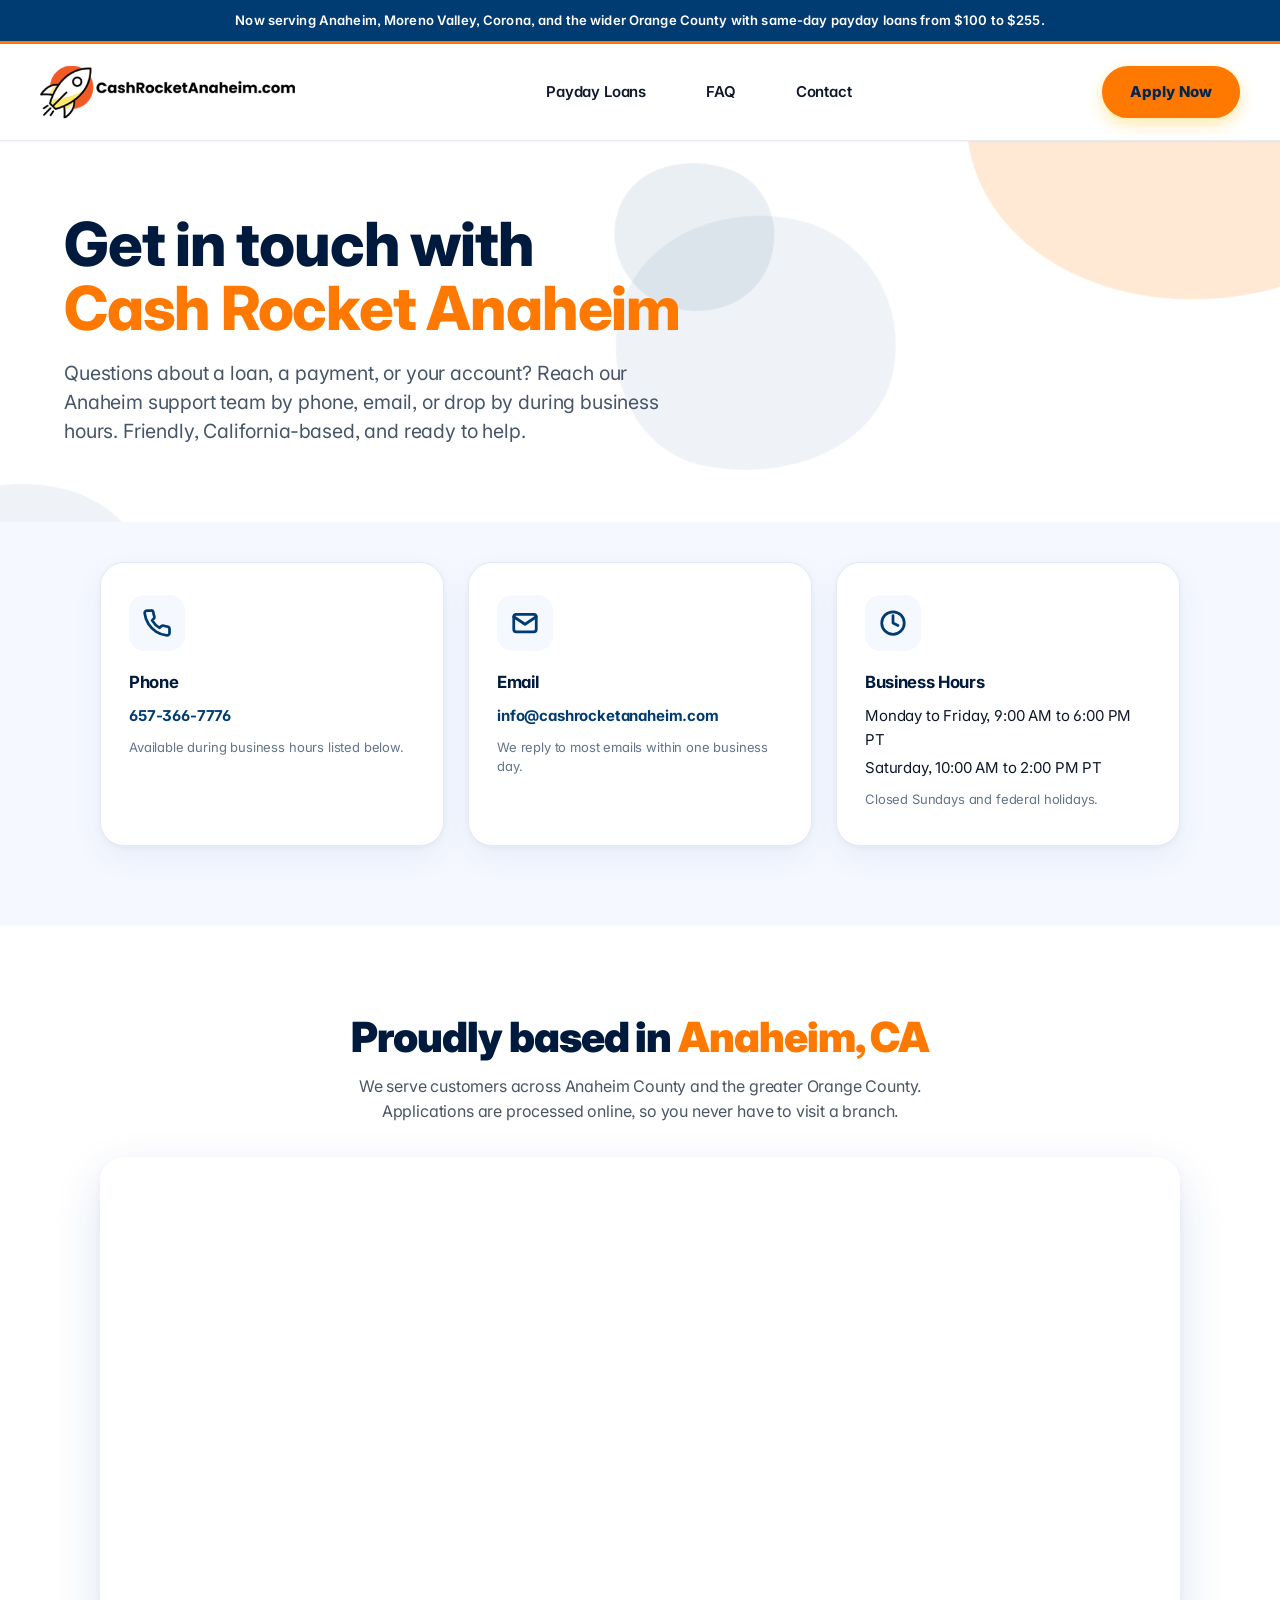
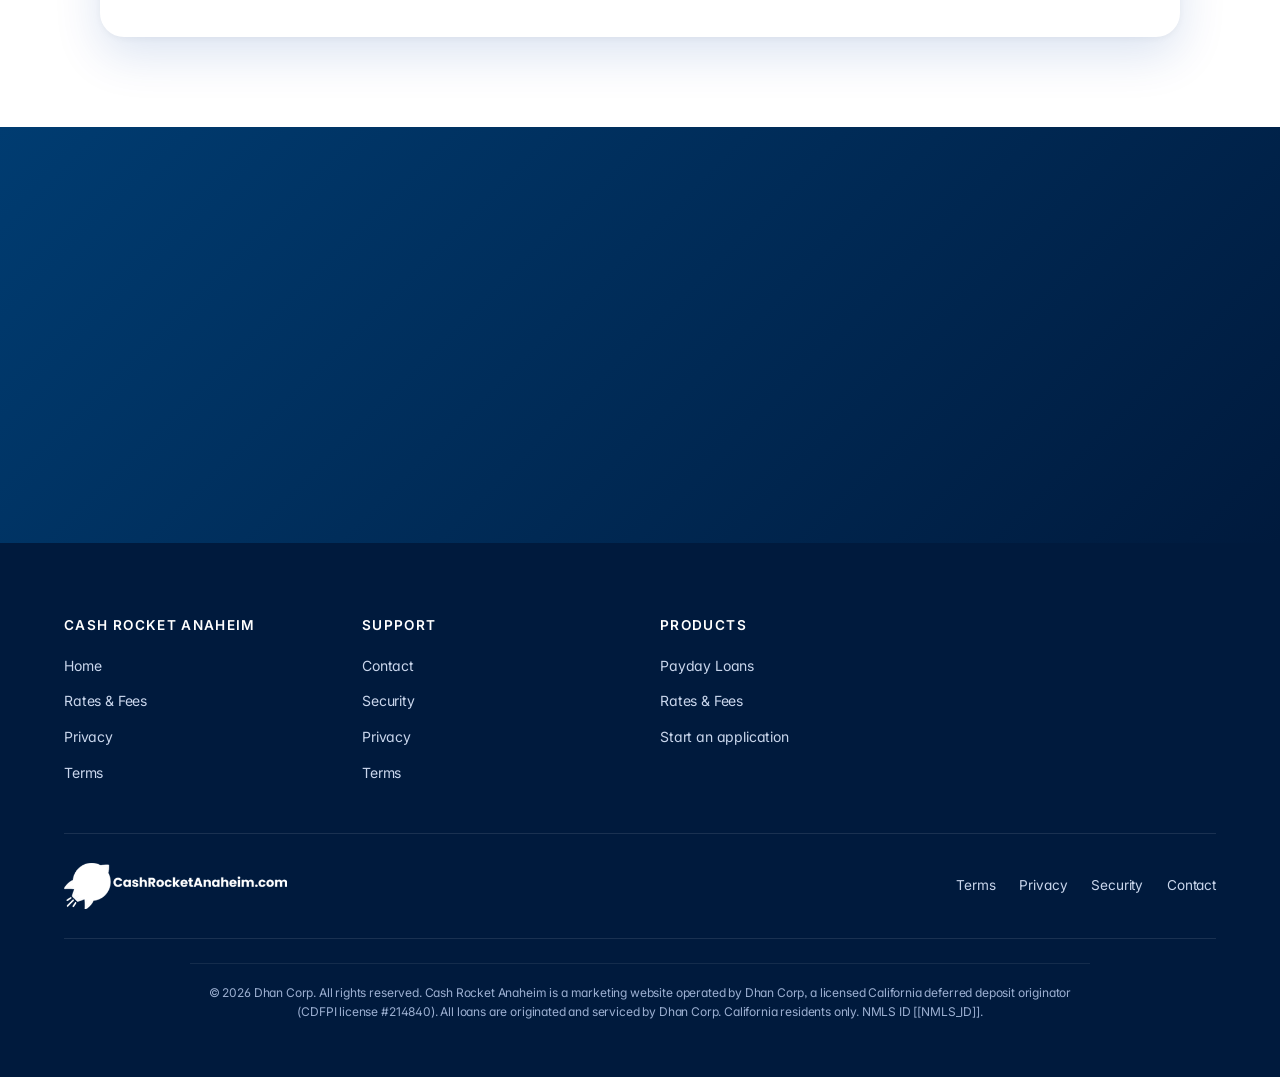
<file: contact/index.html>
<!DOCTYPE html>
<html lang="en">
<head>
  <meta charset="UTF-8">
  <meta name="viewport" content="width=device-width, initial-scale=1.0">
  <title>Contact Us | Cash Rocket Anaheim</title>
  <meta name="description" content="Contact Cash Rocket Anaheim in Anaheim, CA. Phone, email, business hours, and service-area map. Loans originated by Dhan Corp under CDFPI license.">
  <link rel="canonical" href="https://cashrocketanaheim.com/contact/">
  <link rel="icon" type="image/png" href="/images/favicon.png">
  <link rel="apple-touch-icon" href="/images/favicon.png">
  <link rel="manifest" href="/site.webmanifest">
  <meta name="theme-color" content="#FF7900">
  <link rel="preload" href="/css/style.css?v=14" as="style">
  <link rel="preconnect" href="https://fonts.googleapis.com">
  <link rel="preconnect" href="https://fonts.gstatic.com" crossorigin>
  <link rel="preload" as="style" href="https://fonts.googleapis.com/css2?family=Inter:wght@400;500;600;700;800&display=swap">
  <link rel="stylesheet" href="https://fonts.googleapis.com/css2?family=Inter:wght@400;500;600;700;800&display=swap">
  <link rel="stylesheet" href="/css/style.css?v=14">
  <script type="application/ld+json">{"@context":"https://schema.org","@type":"ContactPage","name":"Contact Cash Rocket Anaheim","url":"https://cashrocketanaheim.com/contact/","publisher":{"@type":"FinancialService","name":"Cash Rocket Anaheim","telephone":"657-366-7776","email":"info@cashrocketanaheim.com","areaServed":{"@type":"City","name":"Anaheim","containedInPlace":{"@type":"State","name":"California"}}}}</script>
</head>
<body>
<div class="ce-blob-field" aria-hidden="true">
  <!-- 5 yellow + 5 navy, mixed sizes, scattered across viewport + scroll -->
  <div class="ce-blob b-large b-yellow b-1"></div>
  <div class="ce-blob b-large b-navy   b-2"></div>
  <div class="ce-blob b-large b-yellow b-3"></div>
  <div class="ce-blob b-mid   b-navy   b-4"></div>
  <div class="ce-blob b-mid   b-yellow b-5"></div>
  <div class="ce-blob b-mid   b-navy   b-6"></div>
  <div class="ce-blob b-mid   b-yellow b-7"></div>
  <div class="ce-blob b-small b-yellow b-8"></div>
  <div class="ce-blob b-small b-navy   b-9"></div>
  <div class="ce-blob b-small b-navy   b-10"></div>
</div>
<!-- TOP BANNER -->
<div class="top-banner">
  <div class="container">
    <p class="banner-desktop">Now serving Anaheim, Moreno Valley, Corona, and the wider Orange County with same-day payday loans from $100 to $255.</p>
    <p class="banner-mobile">Same-day payday loans in Anaheim</p>
  </div>
</div>

<!-- HEADER -->
<header class="site-header" id="site-header">
  <div class="header-inner container">
    <a href="/" class="logo"><img src="/images/logo.png" alt="Cash Rocket Anaheim" width="320" height="80" fetchpriority="high"></a>
    <nav class="main-nav" id="main-nav">
      <ul class="nav-list">
        <li class="nav-item"><a href="/">Payday Loans</a></li>
        <li class="nav-item"><a href="/#faq-section">FAQ</a></li>
        <li class="nav-item"><a href="/contact/" aria-current="page">Contact</a></li>
      </ul>
    </nav>
    <div class="header-actions">
      <a href="https://apply.cashrocketanaheim.com/?source_site=cashrocket_anaheim&amp;utm_source=cashrocketanaheim.com&amp;utm_medium=referral&amp;utm_campaign=payday_anaheim" class="btn-apply">Apply Now</a>
    </div>
    <button class="menu-toggle" id="menu-toggle" aria-label="Open menu"><span></span><span></span><span></span></button>
  </div>
  <div class="mobile-menu" id="mobile-menu">
    <div class="mobile-menu-inner">
      <div class="mobile-menu-header">
        <a href="/" class="mobile-menu-logo"><img src="/images/logo.png" alt="Cash Rocket Anaheim" width="224" height="56"></a>
        <button class="mobile-menu-close" id="mobile-menu-close" aria-label="Close menu"><svg width="24" height="24" viewBox="0 0 24 24" fill="none" stroke="#333" stroke-width="2" stroke-linecap="round"><path d="M18 6L6 18"/><path d="M6 6l12 12"/></svg></button>
      </div>
      <ul class="mobile-nav-list">
        <li class="mobile-nav-item"><a href="/">Payday Loans</a></li>
        <li class="mobile-nav-item"><a href="/#faq-section">FAQ</a></li>
        <li class="mobile-nav-item"><a href="/contact/" aria-current="page">Contact</a></li>
      </ul>
      <div class="mobile-menu-extra">
        <div class="mobile-btn-row">
          <a href="https://apply.cashrocketanaheim.com/?source_site=cashrocket_anaheim&amp;utm_source=cashrocketanaheim.com&amp;utm_medium=referral&amp;utm_campaign=payday_anaheim" class="btn-apply">Apply Now</a>
        </div>
      </div>
    </div>
  </div>
  <div class="mobile-menu-overlay" id="mobile-overlay"></div>
</header>

<main id="main-content">

<!-- HERO -->
<section class="page-hero contact-hero">
  <div class="container">
    <h1 class="animate-on-scroll" style="max-width:780px">Get in touch with <span class="underline-accent">Cash Rocket Anaheim</span></h1>
    <p class="hero-subtitle animate-on-scroll" style="max-width:640px">Questions about a loan, a payment, or your account? Reach our Anaheim support team by phone, email, or drop by during business hours. Friendly, California-based, and ready to help.</p>
  </div>
</section>

<!-- CONTACT DETAILS -->
<section class="contact-details">
  <div class="container">
    <div class="contact-grid">

      <div class="contact-card animate-on-scroll">
        <div class="contact-icon">
          <svg viewBox="0 0 24 24" width="30" height="30" fill="none" stroke="#003C71" stroke-width="2.2" stroke-linecap="round" stroke-linejoin="round"><path d="M22 16.92 v3 a2 2 0 0 1 -2.18 2 a19.79 19.79 0 0 1 -8.63 -3.07 a19.5 19.5 0 0 1 -6 -6 a19.79 19.79 0 0 1 -3.07 -8.67 A2 2 0 0 1 4.11 2 h3 a2 2 0 0 1 2 1.72 a12.84 12.84 0 0 0 .7 2.81 a2 2 0 0 1 -.45 2.11 L8.09 9.91 a16 16 0 0 0 6 6 l1.27 -1.27 a2 2 0 0 1 2.11 -.45 a12.84 12.84 0 0 0 2.81 .7 A2 2 0 0 1 22 16.92 Z"/></svg>
        </div>
        <h3>Phone</h3>
        <p><a href="tel:+16573667776">657-366-7776</a></p>
        <p class="contact-sub">Available during business hours listed below.</p>
      </div>

      <div class="contact-card animate-on-scroll">
        <div class="contact-icon">
          <svg viewBox="0 0 24 24" width="30" height="30" fill="none" stroke="#003C71" stroke-width="2.2" stroke-linecap="round" stroke-linejoin="round"><rect x="3" y="5" width="18" height="14" rx="2"/><path d="M3 7 L12 13 L21 7"/></svg>
        </div>
        <h3>Email</h3>
        <p><a href="mailto:info@cashrocketanaheim.com">info@cashrocketanaheim.com</a></p>
        <p class="contact-sub">We reply to most emails within one business day.</p>
      </div>

      <div class="contact-card animate-on-scroll">
        <div class="contact-icon">
          <svg viewBox="0 0 24 24" width="30" height="30" fill="none" stroke="#003C71" stroke-width="2.2" stroke-linecap="round" stroke-linejoin="round"><circle cx="12" cy="12" r="9"/><path d="M12 6 V12 L16 14"/></svg>
        </div>
        <h3>Business Hours</h3>
        <p>Monday to Friday, 9:00 AM to 6:00 PM PT</p>
        <p>Saturday, 10:00 AM to 2:00 PM PT</p>
        <p class="contact-sub">Closed Sundays and federal holidays.</p>
      </div>

    </div>
  </div>
</section>

<!-- MAP -->
<section class="contact-map-section">
  <div class="container">
    <h2 class="section-heading animate-on-scroll" style="text-align:center">Proudly based in <span class="underline-accent">Anaheim, CA</span></h2>
    <p class="animate-on-scroll" style="text-align:center;max-width:640px;margin:0 auto 32px;color:#4b5563">We serve customers across Anaheim County and the greater Orange County. Applications are processed online, so you never have to visit a branch.</p>
    <div class="map-wrapper animate-on-scroll">
      <iframe
        src="https://www.google.com/maps?q=Anaheim,+CA&amp;output=embed&amp;z=11"
        width="100%" height="480"
        style="border:0;display:block;border-radius:24px"
        allowfullscreen loading="lazy"
        referrerpolicy="no-referrer-when-downgrade"
        title="Map of Anaheim, California"></iframe>
    </div>
  </div>
</section>

<!-- PRE-FOOTER CTA -->
<section class="pre-footer">
  <div class="container pre-footer-inner">
    <h2 class="animate-on-scroll">Ready when you are.</h2>
    <a href="https://apply.cashrocketanaheim.com/?source_site=cashrocket_anaheim&amp;utm_source=cashrocketanaheim.com&amp;utm_medium=referral&amp;utm_campaign=payday_anaheim" class="btn-apply btn-lg animate-on-scroll">Apply now</a>
  </div>
</section>

</main>

<footer class="site-footer">
  <div class="container">
    <div class="footer-grid">
      <div class="footer-col">
        <h3>Cash Rocket Anaheim</h3>
        <ul>
          <li><a href="/">Home</a></li>
          <li><a href="/rates-and-fees/">Rates &amp; Fees</a></li>
          <li><a href="/privacy/">Privacy</a></li>
          <li><a href="/terms/">Terms</a></li>
        </ul>
      </div>
      <div class="footer-col">
        <h3>Support</h3>
        <ul>
          <li><a href="/contact/" aria-current="page">Contact</a></li>
          <li><a href="/security/">Security</a></li>
          <li><a href="/privacy/">Privacy</a></li>
          <li><a href="/terms/">Terms</a></li>
        </ul>
      </div>
      <div class="footer-col">
        <h3>Products</h3>
        <ul>
          <li><a href="/">Payday Loans</a></li>
          <li><a href="/rates-and-fees/">Rates &amp; Fees</a></li>
          <li><a href="https://apply.cashrocketanaheim.com/?source_site=cashrocket_anaheim&amp;utm_source=cashrocketanaheim.com&amp;utm_medium=referral&amp;utm_campaign=payday_anaheim">Start an application</a></li>
        </ul>
      </div>
    </div>
    <div class="footer-bottom">
      <div class="footer-bottom-left">
        <a href="/"><img src="/images/logo.png" alt="Cash Rocket Anaheim" width="256" height="64" loading="lazy"></a>
      </div>
      <div class="footer-bottom-links">
        <a href="/terms/">Terms</a>
        <a href="/privacy/">Privacy</a>
        <a href="/security/">Security</a>
        <a href="/contact/">Contact</a>
      </div>
    </div>
    <div class="footer-legal">
      <p>&copy; 2026 Dhan Corp. All rights reserved. Cash Rocket Anaheim is a marketing website operated by Dhan Corp, a licensed California deferred deposit originator (CDFPI license #214840). All loans are originated and serviced by Dhan Corp. California residents only. NMLS ID [[NMLS_ID]].</p>
    </div>
  </div>
</footer>

<script src="/js/main.js" defer></script>
</body>
</html>
</file>
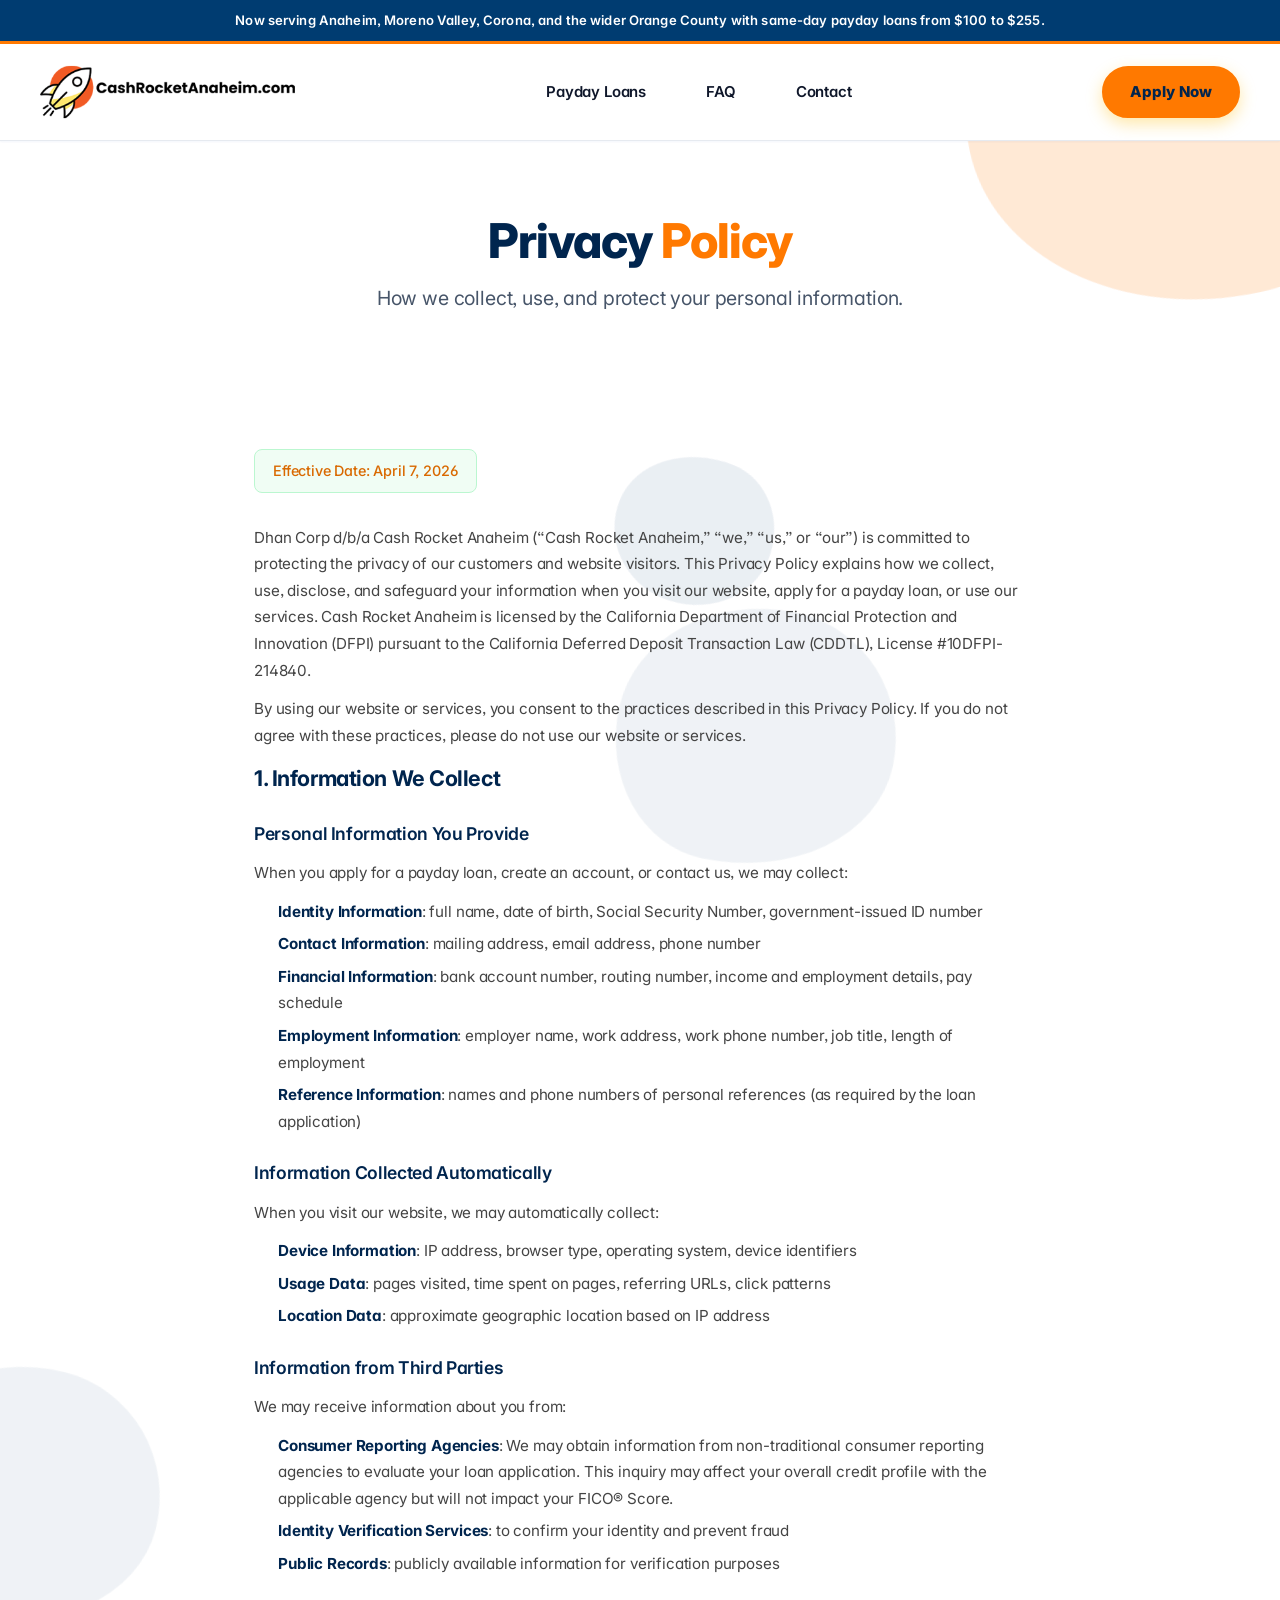
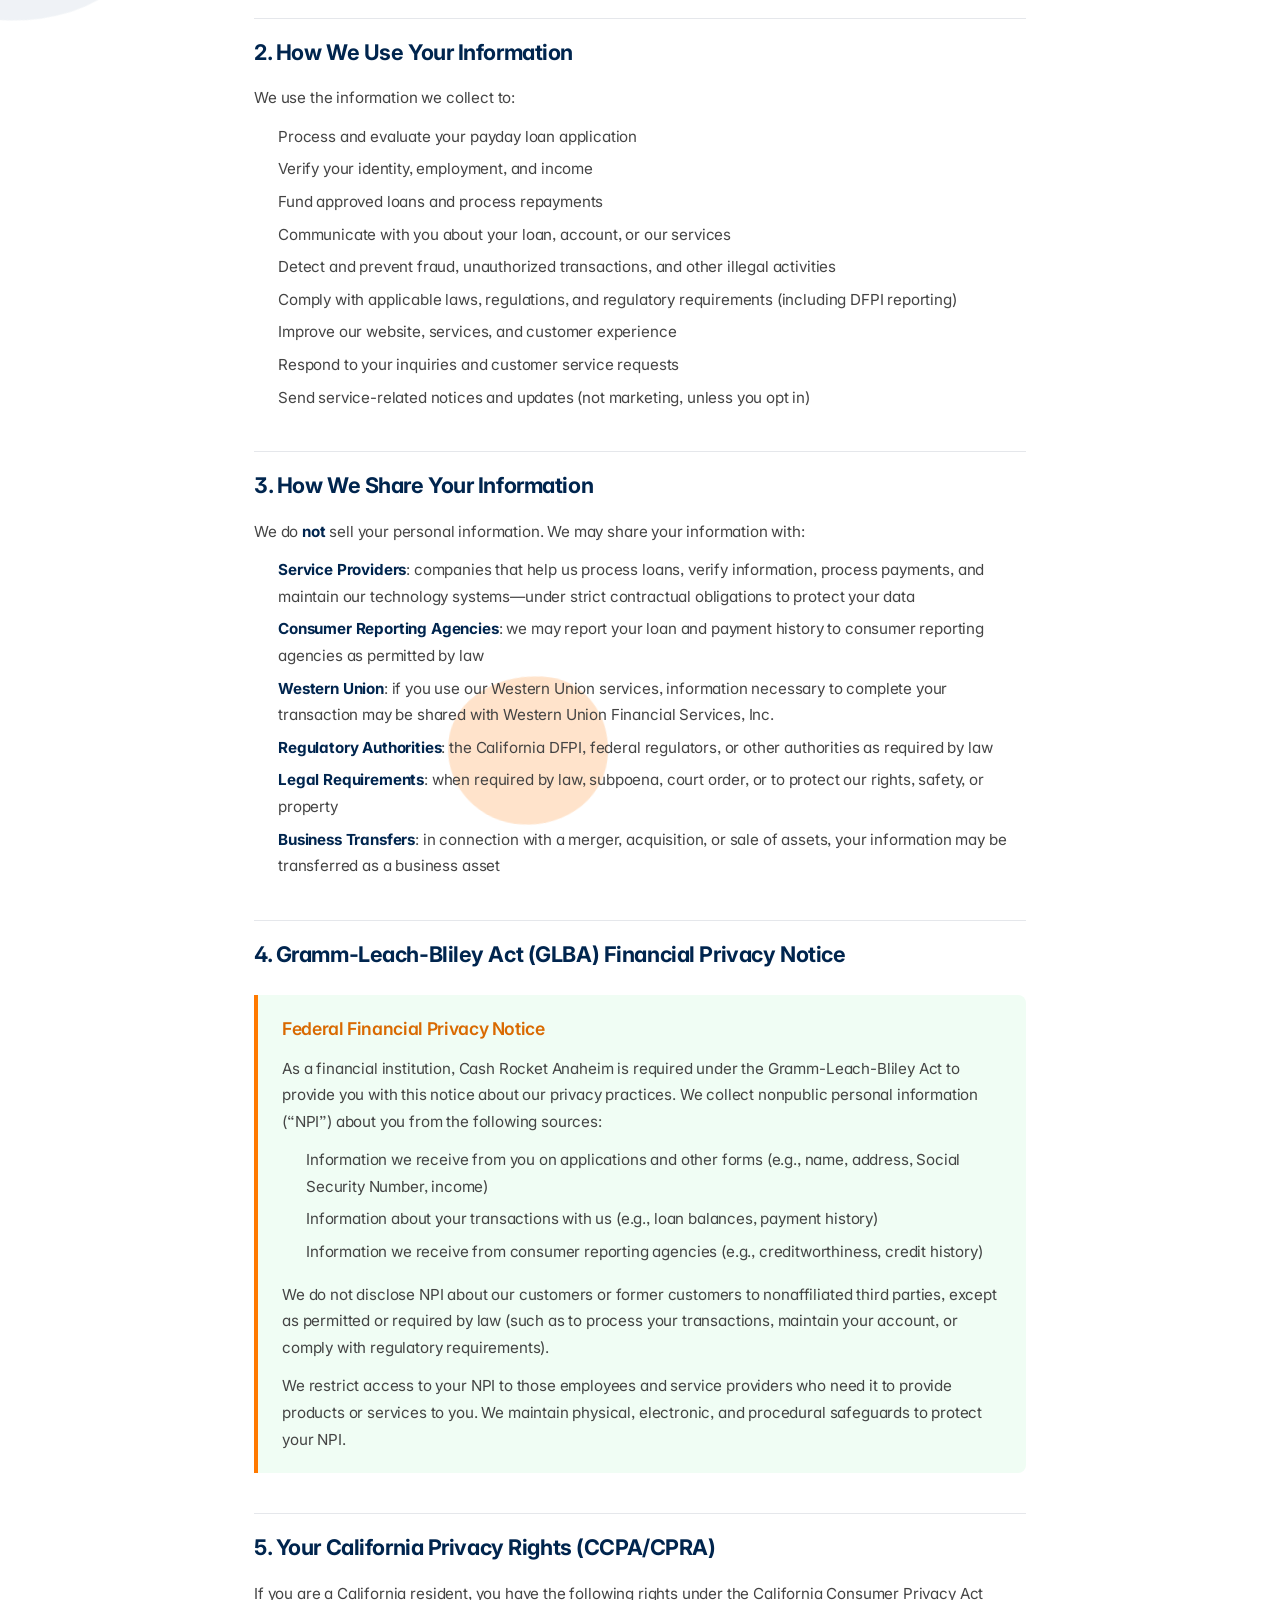
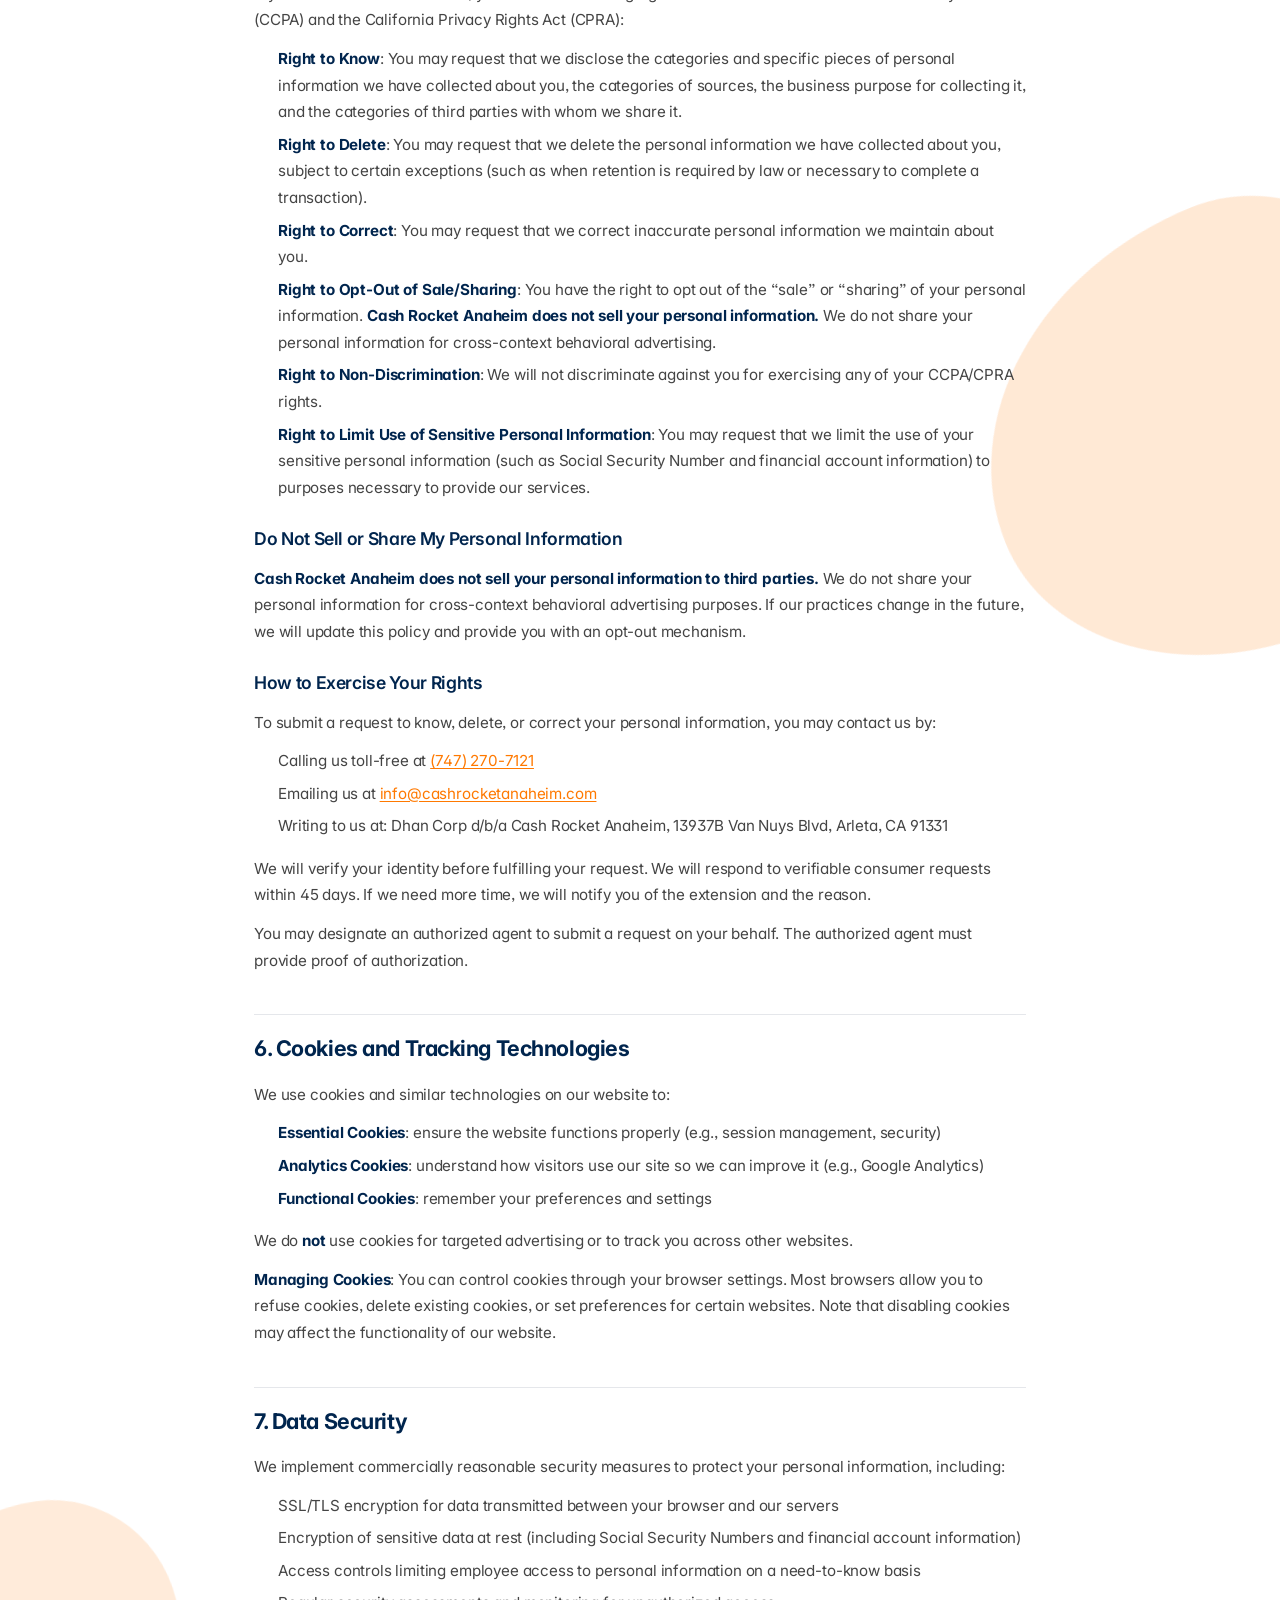
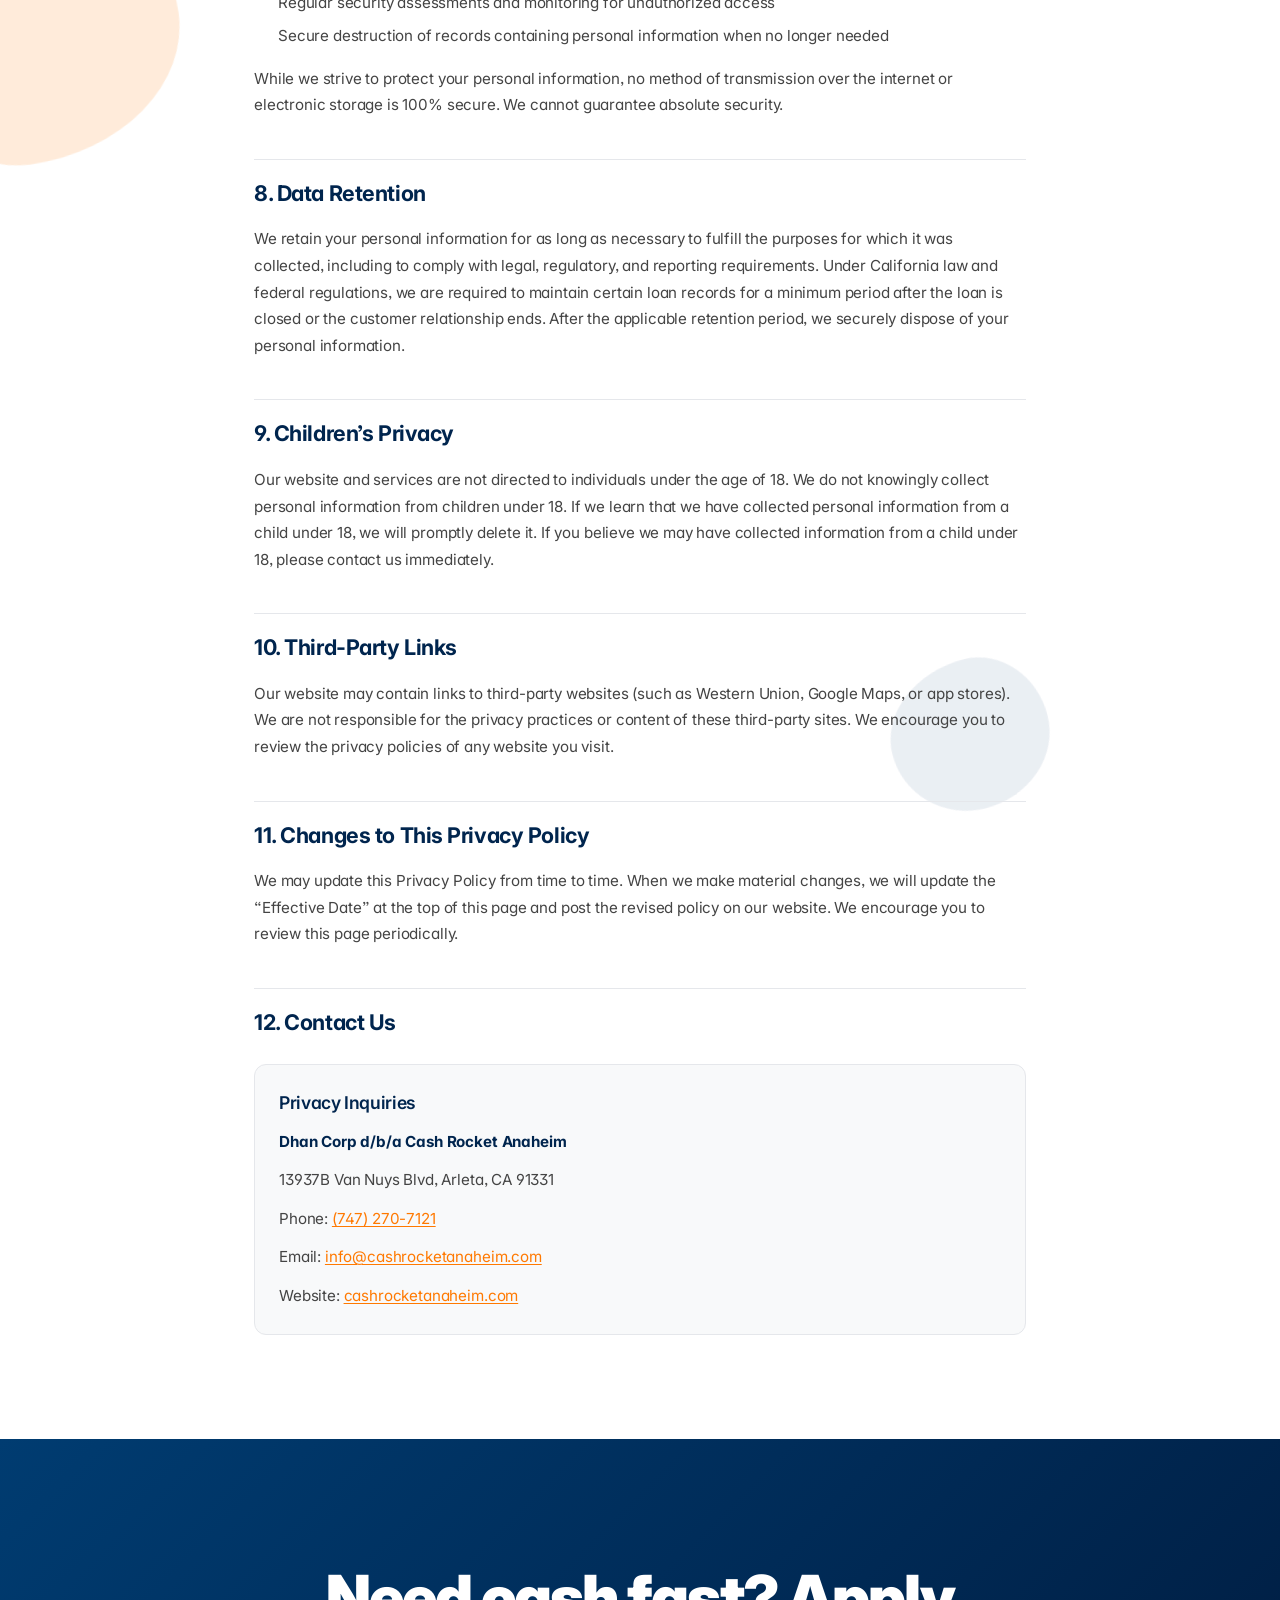
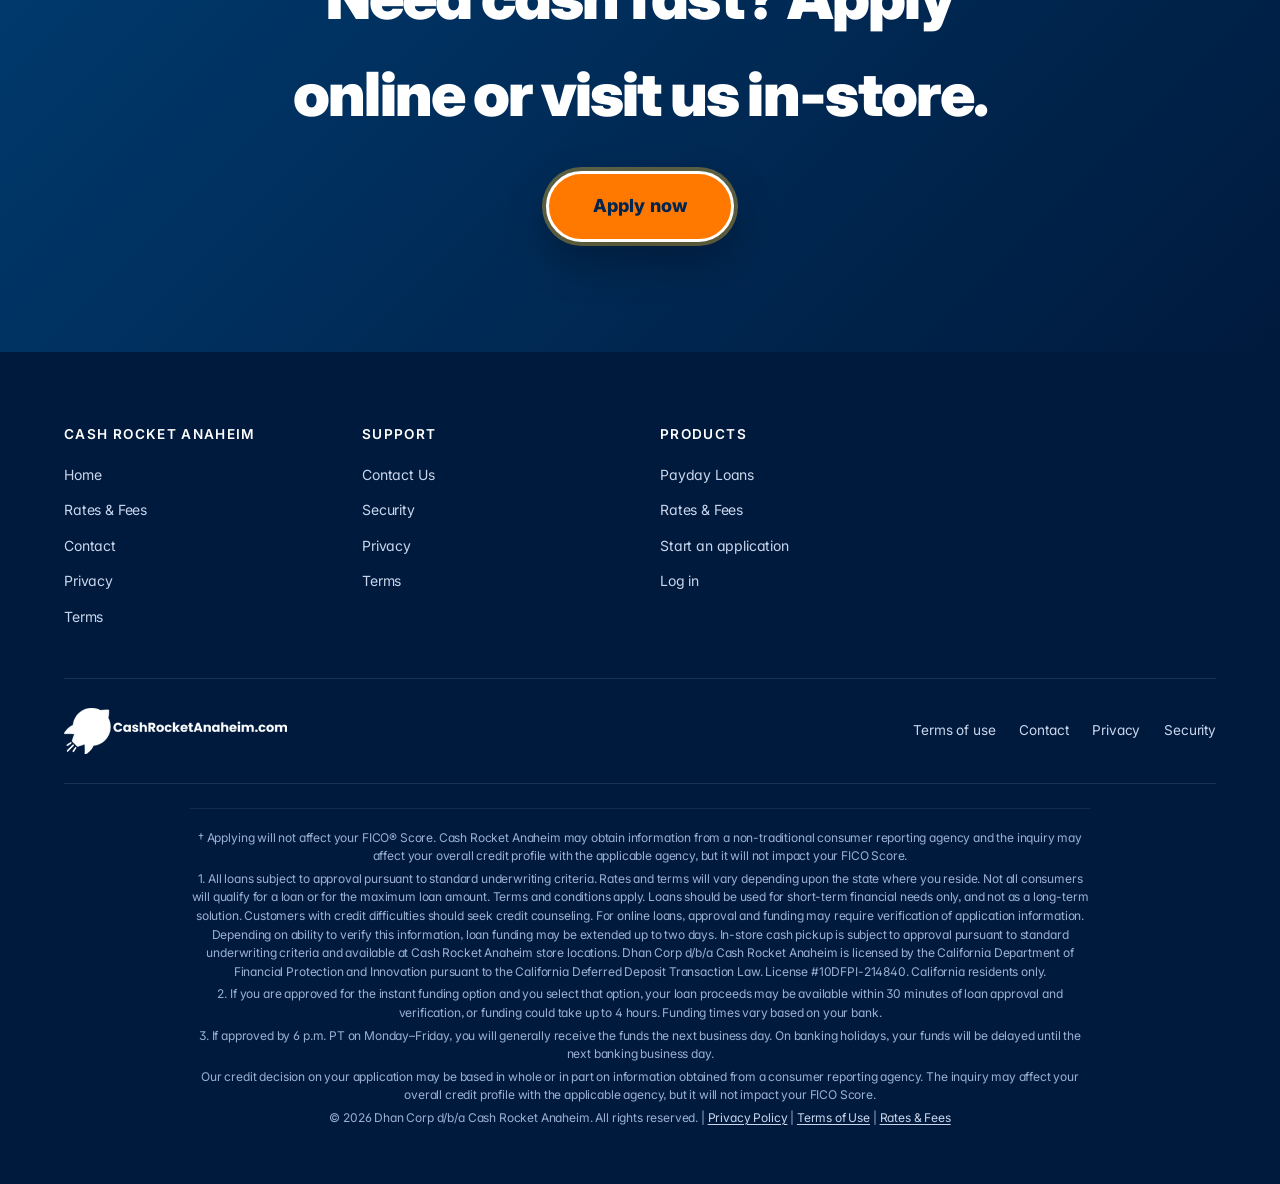
<file: privacy/index.html>
<!DOCTYPE html>
<html lang="en">
<head>
  <meta charset="UTF-8">
  <meta name="viewport" content="width=device-width, initial-scale=1.0">
  <title>Privacy Policy. Cash Rocket Anaheim | California Payday Loans</title>
  <meta name="description" content="Cash Rocket Anaheim privacy policy. Learn how we collect, use, and protect your personal information. Your California privacy rights under CCPA/CPRA.">
  <link rel="icon" type="image/png" href="/images/favicon.png">
  <link rel="apple-touch-icon" href="/images/favicon.png">
  <link rel="manifest" href="/site.webmanifest">
  <meta name="theme-color" content="#FF7900">
  <link rel="preload" href="/css/style.css?v=14" as="style">
  <link rel="preconnect" href="https://fonts.googleapis.com">
  <link rel="preconnect" href="https://fonts.gstatic.com" crossorigin>
  <link rel="preload" as="style" href="https://fonts.googleapis.com/css2?family=Inter:wght@400;500;600;700;800&display=swap">
  <link rel="stylesheet" href="https://fonts.googleapis.com/css2?family=Inter:wght@400;500;600;700;800&display=swap">
  <link rel="stylesheet" href="/css/style.css?v=14">
  <link rel="canonical" href="https://cashrocketanaheim.com/privacy/">
  <meta name="robots" content="index,follow,max-image-preview:large,max-snippet:-1,max-video-preview:-1">
  <meta name="author" content="Cash Rocket Anaheim">
  <meta name="geo.region" content="US-CA">
  <meta name="geo.placename" content="California">
  <meta property="og:type" content="website">
  <meta property="og:url" content="https://cashrocketanaheim.com/privacy/">
  <meta property="og:site_name" content="Cash Rocket Anaheim">
  <meta property="og:title" content="Privacy Policy">
  <meta property="og:description" content="Cash Rocket Anaheim privacy policy. Learn how we collect, use, and protect your personal information. Your California privacy rights under CCPA/CPRA.">
  <meta property="og:image" content="https://cashrocketanaheim.com/images/og-default.png">
  <meta property="og:image:width" content="1200">
  <meta property="og:image:height" content="630">
  <meta property="og:locale" content="en_US">
  <meta name="twitter:card" content="summary_large_image">
  <meta name="twitter:title" content="Privacy Policy">
  <meta name="twitter:description" content="Cash Rocket Anaheim privacy policy. Learn how we collect, use, and protect your personal information. Your California privacy rights under CCPA/CPRA.">
  <meta name="twitter:image" content="https://cashrocketanaheim.com/images/og-default.png">
  <script type="application/ld+json">{"@context":"https://schema.org","@type":"FinancialService","@id":"https://cashrocketanaheim.com/#organization","name":"Cash Rocket Anaheim","alternateName":"Cash Rocket Anaheim California","url":"https://cashrocketanaheim.com","logo":"https://cashrocketanaheim.com/images/logo.png","image":"https://cashrocketanaheim.com/images/og-default.png","description":"Licensed California payday loan and cash advance lender offering fast, same-day funding from $100 to $255.","telephone":"657-366-7776","email":"info@cashrocketanaheim.com","areaServed":{"@type":"State","name":"California"},"sameAs":["https://www.facebook.com/cashrocketanaheim","https://www.instagram.com/cashrocketanaheim","https://twitter.com/cashrocketanaheim"],"priceRange":"$100-$255","contactPoint":{"@type":"ContactPoint","telephone":"657-366-7776","contactType":"Customer Service","areaServed":"US-CA","availableLanguage":["English","Spanish"]}}</script>
  <script type="application/ld+json">{"@context":"https://schema.org","@type":"BreadcrumbList","itemListElement":[{"@type":"ListItem","position":1,"name":"Home","item":"https://cashrocketanaheim.com/"},{"@type":"ListItem","position":2,"name":"Privacy","item":"https://cashrocketanaheim.com/privacy/"}]}</script>
  <!-- Google tag (gtag.js) -->
    <script>
    window.dataLayer = window.dataLayer || [];
    function gtag(){dataLayer.push(arguments);}
    gtag('js', new Date());
    var GA4_ID = '[[GA4_ID]]';
    if (GA4_ID && GA4_ID.indexOf('[[') !== 0) {
      gtag('config', GA4_ID, {
        'send_page_view': true,
        'cookie_flags': 'SameSite=None;Secure'
      });

      // Defer gtag.js until first user interaction (keeps LCP fast, clean PageSpeed)
      (function(){
        var loaded=false;
        function load(){
          if(loaded)return;loaded=true;
          var s=document.createElement('script');
          s.async=true;s.src='https://www.googletagmanager.com/gtag/js?id='+GA4_ID;
          document.head.appendChild(s);
        }
        ['scroll','mousemove','touchstart','keydown','pointerdown'].forEach(function(e){
          window.addEventListener(e,load,{once:true,passive:true});
        });
      })();
    }
  </script>
  <script src="/js/main.js" defer></script>
  <script src="/js/analytics.js" defer></script>
</head>
<body>
<div class="ce-blob-field" aria-hidden="true">
  <!-- 5 yellow + 5 navy, mixed sizes, scattered across viewport + scroll -->
  <div class="ce-blob b-large b-yellow b-1"></div>
  <div class="ce-blob b-large b-navy   b-2"></div>
  <div class="ce-blob b-large b-yellow b-3"></div>
  <div class="ce-blob b-mid   b-navy   b-4"></div>
  <div class="ce-blob b-mid   b-yellow b-5"></div>
  <div class="ce-blob b-mid   b-navy   b-6"></div>
  <div class="ce-blob b-mid   b-yellow b-7"></div>
  <div class="ce-blob b-small b-yellow b-8"></div>
  <div class="ce-blob b-small b-navy   b-9"></div>
  <div class="ce-blob b-small b-navy   b-10"></div>
</div>
<!-- ══════════════════════════════════════ -->
<!-- 1. TOP BANNER -->
<!-- ══════════════════════════════════════ -->
<div class="top-banner">
  <div class="container">
    <p class="banner-desktop">Now serving Anaheim, Moreno Valley, Corona, and the wider Orange County with same-day payday loans from $100 to $255.</p>
    <p class="banner-mobile">Same-day payday loans in Anaheim</p>
  </div>
</div>

<!-- ══════════════════════════════════════ -->
<!-- 2. HEADER / NAVIGATION -->
<!-- ══════════════════════════════════════ -->
<header class="site-header" id="site-header">
  <div class="header-inner container">
    <a href="/" class="logo">
      <img src="/images/logo.png" alt="Cash Rocket Anaheim" width="320" height="80" fetchpriority="high">
    </a>

    <nav class="main-nav" id="main-nav">
      <ul class="nav-list">
          <li class="nav-item"><a href="/">Payday Loans</a></li>
          <li class="nav-item"><a href="/#faq-section">FAQ</a></li>
          <li class="nav-item"><a href="/contact/">Contact</a></li>
        </ul>
    </nav>

    <div class="header-actions">
      
      <a href="https://apply.cashrocketanaheim.com/?source_site=cashrocket_anaheim&amp;utm_source=cashrocketanaheim.com&amp;utm_medium=referral&amp;utm_campaign=payday_anaheim" class="btn-apply">Apply Now</a>
      
    </div>

    <button class="menu-toggle" id="menu-toggle" aria-label="Open menu">
      <span></span><span></span><span></span>
    </button>
  </div>

  <!-- Mobile Menu -->
  <div class="mobile-menu" id="mobile-menu">
    <div class="mobile-menu-inner">
      <div class="mobile-menu-header">
        <a href="/" class="mobile-menu-logo">
          <img src="/images/logo.png" alt="Cash Rocket Anaheim" width="224" height="56">
        </a>
        <button class="mobile-menu-close" id="mobile-menu-close" aria-label="Close menu">
          <svg width="24" height="24" viewBox="0 0 24 24" fill="none" stroke="#333" stroke-width="2" stroke-linecap="round"><path d="M18 6L6 18"/><path d="M6 6l12 12"/></svg>
        </button>
      </div>
      <ul class="mobile-nav-list">
        <li class="mobile-nav-item"><a href="/">Payday Loans</a></li>
        <li class="mobile-nav-item"><a href="/#faq-section">FAQ</a></li>
        <li class="mobile-nav-item"><a href="/contact/">Contact</a></li>
      </ul>
      <div class="mobile-menu-extra">
        <div class="mobile-btn-row">
          <a href="https://apply.cashrocketanaheim.com/?source_site=cashrocket_anaheim&amp;utm_source=cashrocketanaheim.com&amp;utm_medium=referral&amp;utm_campaign=payday_anaheim" class="btn-apply">Apply Now</a>
        </div>
      </div>
    </div>
  </div>
  <div class="mobile-menu-overlay" id="mobile-overlay"></div>
</header>

<main id="main-content">


<!-- ══════════════════════════════════════ -->
<!-- 3. PAGE HERO -->
<!-- ══════════════════════════════════════ -->
<section class="page-hero">
  <div class="container" style="text-align:center; max-width:800px;">
    <h1 class="animate-on-scroll">Privacy <span class="underline-accent">Policy</span></h1>
    <p class="hero-subtitle animate-on-scroll" style="max-width:600px; margin:0 auto;">How we collect, use, and protect your personal information.</p>
  </div>
  <div class="page-hero-blob-1" aria-hidden="true"></div>
  <div class="page-hero-blob-2" aria-hidden="true"></div>
  <div class="page-hero-blob-3" aria-hidden="true"></div>
</section>

<!-- ══════════════════════════════════════ -->
<!-- 4. PRIVACY POLICY CONTENT -->
<!-- ══════════════════════════════════════ -->
<section class="legal-content">
  <div class="container">

    <p class="effective-date">Effective Date: April 7, 2026</p>

    <p>Dhan Corp d/b/a Cash Rocket Anaheim (&ldquo;Cash Rocket Anaheim,&rdquo; &ldquo;we,&rdquo; &ldquo;us,&rdquo; or &ldquo;our&rdquo;) is committed to protecting the privacy of our customers and website visitors. This Privacy Policy explains how we collect, use, disclose, and safeguard your information when you visit our website, apply for a payday loan, or use our services. Cash Rocket Anaheim is licensed by the California Department of Financial Protection and Innovation (DFPI) pursuant to the California Deferred Deposit Transaction Law (CDDTL), License #10DFPI-214840.</p>

    <p>By using our website or services, you consent to the practices described in this Privacy Policy. If you do not agree with these practices, please do not use our website or services.</p>

    <h2>1. Information We Collect</h2>

    <h3>Personal Information You Provide</h3>
    <p>When you apply for a payday loan, create an account, or contact us, we may collect:</p>
    <ul>
      <li><strong>Identity Information</strong>: full name, date of birth, Social Security Number, government-issued ID number</li>
      <li><strong>Contact Information</strong>: mailing address, email address, phone number</li>
      <li><strong>Financial Information</strong>: bank account number, routing number, income and employment details, pay schedule</li>
      <li><strong>Employment Information</strong>: employer name, work address, work phone number, job title, length of employment</li>
      <li><strong>Reference Information</strong>: names and phone numbers of personal references (as required by the loan application)</li>
    </ul>

    <h3>Information Collected Automatically</h3>
    <p>When you visit our website, we may automatically collect:</p>
    <ul>
      <li><strong>Device Information</strong>: IP address, browser type, operating system, device identifiers</li>
      <li><strong>Usage Data</strong>: pages visited, time spent on pages, referring URLs, click patterns</li>
      <li><strong>Location Data</strong>: approximate geographic location based on IP address</li>
    </ul>

    <h3>Information from Third Parties</h3>
    <p>We may receive information about you from:</p>
    <ul>
      <li><strong>Consumer Reporting Agencies</strong>: We may obtain information from non-traditional consumer reporting agencies to evaluate your loan application. This inquiry may affect your overall credit profile with the applicable agency but will not impact your FICO&reg; Score.</li>
      <li><strong>Identity Verification Services</strong>: to confirm your identity and prevent fraud</li>
      <li><strong>Public Records</strong>: publicly available information for verification purposes</li>
    </ul>

    <h2>2. How We Use Your Information</h2>
    <p>We use the information we collect to:</p>
    <ul>
      <li>Process and evaluate your payday loan application</li>
      <li>Verify your identity, employment, and income</li>
      <li>Fund approved loans and process repayments</li>
      <li>Communicate with you about your loan, account, or our services</li>
      <li>Detect and prevent fraud, unauthorized transactions, and other illegal activities</li>
      <li>Comply with applicable laws, regulations, and regulatory requirements (including DFPI reporting)</li>
      <li>Improve our website, services, and customer experience</li>
      <li>Respond to your inquiries and customer service requests</li>
      <li>Send service-related notices and updates (not marketing, unless you opt in)</li>
    </ul>

    <h2>3. How We Share Your Information</h2>
    <p>We do <strong>not</strong> sell your personal information. We may share your information with:</p>
    <ul>
      <li><strong>Service Providers</strong>: companies that help us process loans, verify information, process payments, and maintain our technology systems&mdash;under strict contractual obligations to protect your data</li>
      <li><strong>Consumer Reporting Agencies</strong>: we may report your loan and payment history to consumer reporting agencies as permitted by law</li>
      <li><strong>Western Union</strong>: if you use our Western Union services, information necessary to complete your transaction may be shared with Western Union Financial Services, Inc.</li>
      <li><strong>Regulatory Authorities</strong>: the California DFPI, federal regulators, or other authorities as required by law</li>
      <li><strong>Legal Requirements</strong>: when required by law, subpoena, court order, or to protect our rights, safety, or property</li>
      <li><strong>Business Transfers</strong>: in connection with a merger, acquisition, or sale of assets, your information may be transferred as a business asset</li>
    </ul>

    <h2>4. Gramm-Leach-Bliley Act (GLBA) Financial Privacy Notice</h2>
    <div class="highlight-box">
      <h3>Federal Financial Privacy Notice</h3>
      <p>As a financial institution, Cash Rocket Anaheim is required under the Gramm-Leach-Bliley Act to provide you with this notice about our privacy practices. We collect nonpublic personal information (&ldquo;NPI&rdquo;) about you from the following sources:</p>
      <ul>
        <li>Information we receive from you on applications and other forms (e.g., name, address, Social Security Number, income)</li>
        <li>Information about your transactions with us (e.g., loan balances, payment history)</li>
        <li>Information we receive from consumer reporting agencies (e.g., creditworthiness, credit history)</li>
      </ul>
      <p>We do not disclose NPI about our customers or former customers to nonaffiliated third parties, except as permitted or required by law (such as to process your transactions, maintain your account, or comply with regulatory requirements).</p>
      <p>We restrict access to your NPI to those employees and service providers who need it to provide products or services to you. We maintain physical, electronic, and procedural safeguards to protect your NPI.</p>
    </div>

    <h2 id="do-not-sell">5. Your California Privacy Rights (CCPA/CPRA)</h2>
    <p>If you are a California resident, you have the following rights under the California Consumer Privacy Act (CCPA) and the California Privacy Rights Act (CPRA):</p>
    <ul>
      <li><strong>Right to Know</strong>: You may request that we disclose the categories and specific pieces of personal information we have collected about you, the categories of sources, the business purpose for collecting it, and the categories of third parties with whom we share it.</li>
      <li><strong>Right to Delete</strong>: You may request that we delete the personal information we have collected about you, subject to certain exceptions (such as when retention is required by law or necessary to complete a transaction).</li>
      <li><strong>Right to Correct</strong>: You may request that we correct inaccurate personal information we maintain about you.</li>
      <li><strong>Right to Opt-Out of Sale/Sharing</strong>: You have the right to opt out of the &ldquo;sale&rdquo; or &ldquo;sharing&rdquo; of your personal information. <strong>Cash Rocket Anaheim does not sell your personal information.</strong> We do not share your personal information for cross-context behavioral advertising.</li>
      <li><strong>Right to Non-Discrimination</strong>: We will not discriminate against you for exercising any of your CCPA/CPRA rights.</li>
      <li><strong>Right to Limit Use of Sensitive Personal Information</strong>: You may request that we limit the use of your sensitive personal information (such as Social Security Number and financial account information) to purposes necessary to provide our services.</li>
    </ul>

    <h3>Do Not Sell or Share My Personal Information</h3>
    <p><strong>Cash Rocket Anaheim does not sell your personal information to third parties.</strong> We do not share your personal information for cross-context behavioral advertising purposes. If our practices change in the future, we will update this policy and provide you with an opt-out mechanism.</p>

    <h3>How to Exercise Your Rights</h3>
    <p>To submit a request to know, delete, or correct your personal information, you may contact us by:</p>
    <ul>
      <li>Calling us toll-free at <a href="tel:7472707121">(747) 270-7121</a></li>
      <li>Emailing us at <a href="mailto:info@cashrocketanaheim.com">info@cashrocketanaheim.com</a></li>
      <li>Writing to us at: Dhan Corp d/b/a Cash Rocket Anaheim, 13937B Van Nuys Blvd, Arleta, CA 91331</li>
    </ul>
    <p>We will verify your identity before fulfilling your request. We will respond to verifiable consumer requests within 45 days. If we need more time, we will notify you of the extension and the reason.</p>
    <p>You may designate an authorized agent to submit a request on your behalf. The authorized agent must provide proof of authorization.</p>

    <h2>6. Cookies and Tracking Technologies</h2>
    <p>We use cookies and similar technologies on our website to:</p>
    <ul>
      <li><strong>Essential Cookies</strong>: ensure the website functions properly (e.g., session management, security)</li>
      <li><strong>Analytics Cookies</strong>: understand how visitors use our site so we can improve it (e.g., Google Analytics)</li>
      <li><strong>Functional Cookies</strong>: remember your preferences and settings</li>
    </ul>
    <p>We do <strong>not</strong> use cookies for targeted advertising or to track you across other websites.</p>
    <p><strong>Managing Cookies</strong>: You can control cookies through your browser settings. Most browsers allow you to refuse cookies, delete existing cookies, or set preferences for certain websites. Note that disabling cookies may affect the functionality of our website.</p>

    <h2>7. Data Security</h2>
    <p>We implement commercially reasonable security measures to protect your personal information, including:</p>
    <ul>
      <li>SSL/TLS encryption for data transmitted between your browser and our servers</li>
      <li>Encryption of sensitive data at rest (including Social Security Numbers and financial account information)</li>
      <li>Access controls limiting employee access to personal information on a need-to-know basis</li>
      <li>Regular security assessments and monitoring for unauthorized access</li>
      <li>Secure destruction of records containing personal information when no longer needed</li>
    </ul>
    <p>While we strive to protect your personal information, no method of transmission over the internet or electronic storage is 100% secure. We cannot guarantee absolute security.</p>

    <h2>8. Data Retention</h2>
    <p>We retain your personal information for as long as necessary to fulfill the purposes for which it was collected, including to comply with legal, regulatory, and reporting requirements. Under California law and federal regulations, we are required to maintain certain loan records for a minimum period after the loan is closed or the customer relationship ends. After the applicable retention period, we securely dispose of your personal information.</p>

    <h2>9. Children&rsquo;s Privacy</h2>
    <p>Our website and services are not directed to individuals under the age of 18. We do not knowingly collect personal information from children under 18. If we learn that we have collected personal information from a child under 18, we will promptly delete it. If you believe we may have collected information from a child under 18, please contact us immediately.</p>

    <h2>10. Third-Party Links</h2>
    <p>Our website may contain links to third-party websites (such as Western Union, Google Maps, or app stores). We are not responsible for the privacy practices or content of these third-party sites. We encourage you to review the privacy policies of any website you visit.</p>

    <h2>11. Changes to This Privacy Policy</h2>
    <p>We may update this Privacy Policy from time to time. When we make material changes, we will update the &ldquo;Effective Date&rdquo; at the top of this page and post the revised policy on our website. We encourage you to review this page periodically.</p>

    <h2>12. Contact Us</h2>
    <div class="contact-box">
      <h3>Privacy Inquiries</h3>
      <p><strong>Dhan Corp d/b/a Cash Rocket Anaheim</strong></p>
      <p>13937B Van Nuys Blvd, Arleta, CA 91331</p>
      <p>Phone: <a href="tel:7472707121">(747) 270-7121</a></p>
      <p>Email: <a href="mailto:info@cashrocketanaheim.com">info@cashrocketanaheim.com</a></p>
      <p>Website: <a href="https://cashrocketanaheim.com">cashrocketanaheim.com</a></p>
    </div>

  </div>
</section>

<!-- ══════════════════════════════════════ -->
<!-- 5. PRE-FOOTER CTA -->
<!-- ══════════════════════════════════════ -->
<section class="pre-footer">
  <div class="container pre-footer-inner">
    <img src="/images/logo.png" alt="Cash Rocket Anaheim" class="animate-on-scroll" width="256" height="64">
    <h2 class="animate-on-scroll">Need cash fast? Apply online or visit us in-store.</h2>
    <a href="https://apply.cashrocketanaheim.com/?source_site=cashrocket_anaheim&amp;utm_source=cashrocketanaheim.com&amp;utm_medium=referral&amp;utm_campaign=payday_anaheim" class="btn-apply btn-lg animate-on-scroll">Apply now</a>
  </div>
</section>

<!-- ══════════════════════════════════════ -->
<!-- 6. FOOTER -->
<!-- ══════════════════════════════════════ -->
</main>

<footer class="site-footer">
  <div class="container">
    <div class="footer-grid">
      <div class="footer-col">
        <h3>Cash Rocket Anaheim</h3>
        <ul>
          <li><a href="/">Home</a></li>
          <li><a href="/rates-and-fees/">Rates &amp; Fees</a></li>
          <li><a href="/contact/">Contact</a></li>
          <li><a href="/privacy/">Privacy</a></li>
          <li><a href="/terms/">Terms</a></li>
        </ul>
      </div>
      <div class="footer-col">
        <h3>Support</h3>
        <ul>
          <li><a href="/contact/">Contact Us</a></li>
          <li><a href="/security/">Security</a></li>
          <li><a href="/privacy/">Privacy</a></li>
          <li><a href="/terms/">Terms</a></li>
        </ul>
      </div>
      <div class="footer-col">
        <h3>Products</h3>
        <ul>
          <li><a href="/">Payday Loans</a></li>
          <li><a href="/rates-and-fees/">Rates &amp; Fees</a></li>
          <li><a href="https://apply.cashrocketanaheim.com/?source_site=cashrocket_anaheim&amp;utm_source=cashrocketanaheim.com&amp;utm_medium=referral&amp;utm_campaign=payday_anaheim">Start an application</a></li>
          <li><a href="https://cashrocketanaheim.my.vergentlms.com/login">Log in</a></li>
        </ul>
      </div>
      
    </div>

    <div class="footer-bottom">
      <div class="footer-bottom-left">
        <a href="/"><img src="/images/logo.png" alt="Cash Rocket Anaheim" width="256" height="64" loading="lazy"></a>
      </div>
      <div class="footer-bottom-links">
        <a href="/terms/">Terms of use</a>
        <a href="/contact/">Contact</a>
        <a href="/privacy/">Privacy</a>
        <a href="/security/">Security</a>
      </div>
    </div>

    <div class="footer-legal">
      <p>&dagger; Applying will not affect your FICO&reg; Score. Cash Rocket Anaheim may obtain information from a non-traditional consumer reporting agency and the inquiry may affect your overall credit profile with the applicable agency, but it will not impact your FICO Score.</p>
      <p>1. All loans subject to approval pursuant to standard underwriting criteria. Rates and terms will vary depending upon the state where you reside. Not all consumers will qualify for a loan or for the maximum loan amount. Terms and conditions apply. Loans should be used for short-term financial needs only, and not as a long-term solution. Customers with credit difficulties should seek credit counseling. For online loans, approval and funding may require verification of application information. Depending on ability to verify this information, loan funding may be extended up to two days. In-store cash pickup is subject to approval pursuant to standard underwriting criteria and available at Cash Rocket Anaheim store locations. Dhan Corp d/b/a Cash Rocket Anaheim is licensed by the California Department of Financial Protection and Innovation pursuant to the California Deferred Deposit Transaction Law. License #10DFPI-214840. California residents only.</p>
      <p>2. If you are approved for the instant funding option and you select that option, your loan proceeds may be available within 30 minutes of loan approval and verification, or funding could take up to 4 hours. Funding times vary based on your bank.</p>
      <p>3. If approved by 6 p.m. PT on Monday&ndash;Friday, you will generally receive the funds the next business day. On banking holidays, your funds will be delayed until the next banking business day.</p>
      <p>Our credit decision on your application may be based in whole or in part on information obtained from a consumer reporting agency. The inquiry may affect your overall credit profile with the applicable agency, but it will not impact your FICO Score.</p>
      <p>&copy; 2026 Dhan Corp d/b/a Cash Rocket Anaheim. All rights reserved. | <a href="/privacy/">Privacy Policy</a> | <a href="/terms/">Terms of Use</a> | <a href="/rates-and-fees/">Rates &amp; Fees</a></p>
    </div>

    
  </div>
</footer>


</body>
</html>
</file>
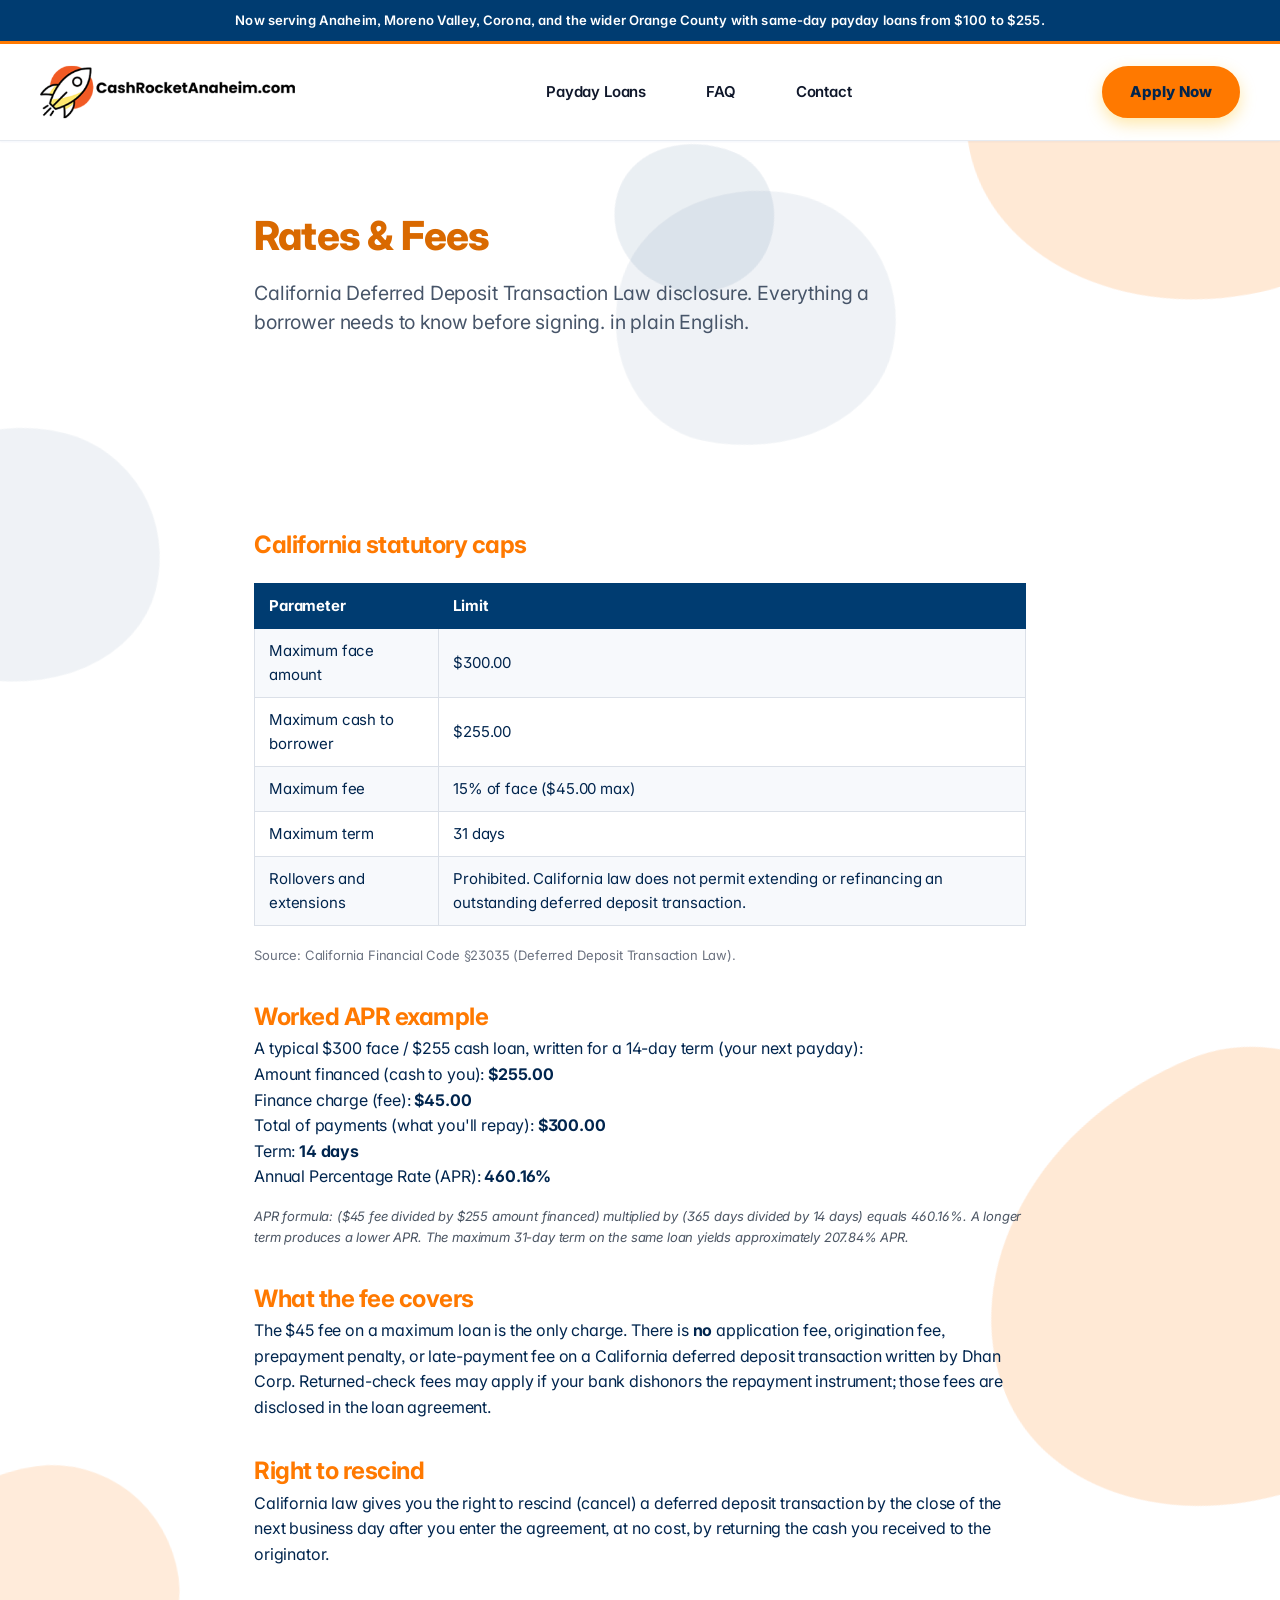
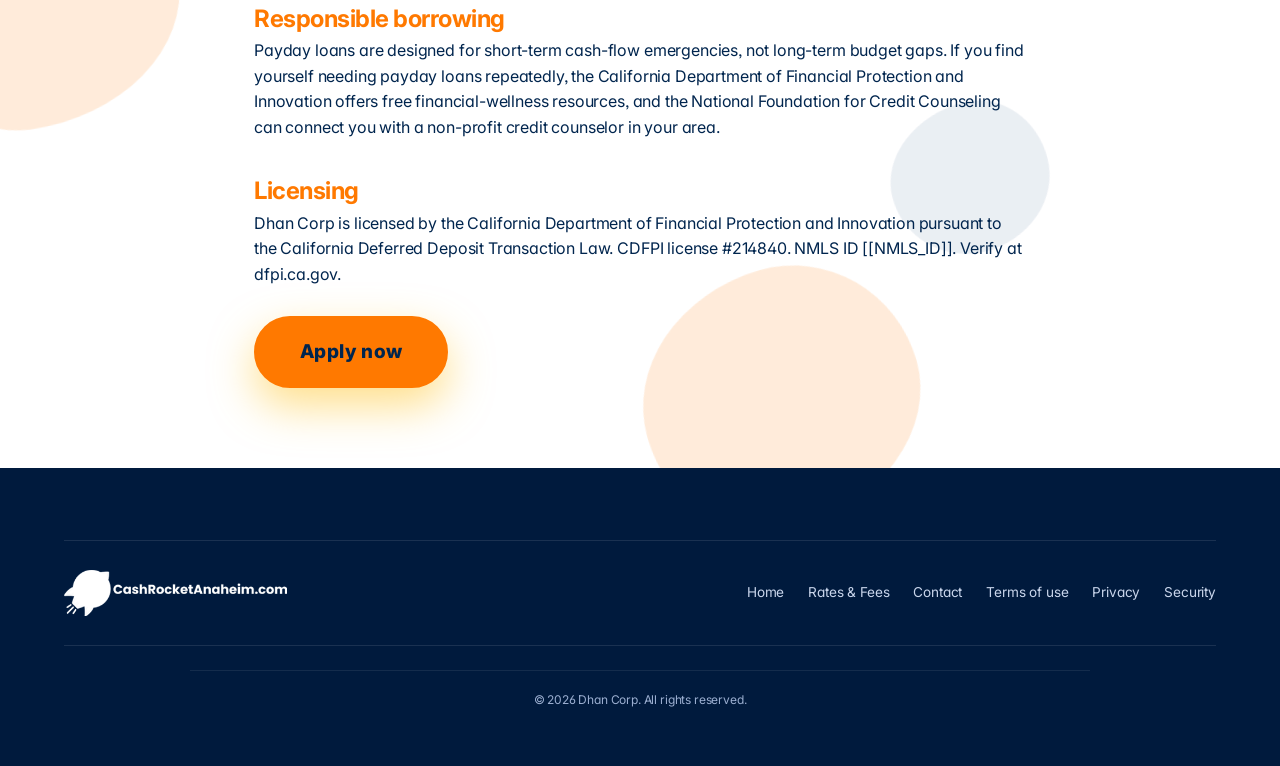
<file: rates-and-fees/index.html>
<!DOCTYPE html>
<html lang="en">
<head>
  <meta charset="UTF-8">
  <meta name="viewport" content="width=device-width, initial-scale=1.0">
  <title>Rates &amp; Fees. Cash Rocket Anaheim | California Payday Loan Disclosure</title>
  <meta name="description" content="California payday loan rates and fees. Maximum $255 cash / $300 face amount, 31-day term cap, 15% max fee under California Deferred Deposit Transaction Law. Worked APR example included.">
  <link rel="icon" type="image/png" href="/images/favicon.png">
  <link rel="apple-touch-icon" href="/images/favicon.png">
  <link rel="manifest" href="/site.webmanifest">
  <meta name="theme-color" content="#FF7900">
  <link rel="preload" href="/css/style.css?v=14" as="style">
  <link rel="canonical" href="https://cashrocketanaheim.com/rates-and-fees/">
  <link rel="preconnect" href="https://fonts.googleapis.com">
  <link rel="preconnect" href="https://fonts.gstatic.com" crossorigin>
  <link rel="preload" as="style" href="https://fonts.googleapis.com/css2?family=Inter:wght@400;500;600;700;800&display=swap">
  <link rel="stylesheet" href="https://fonts.googleapis.com/css2?family=Inter:wght@400;500;600;700;800&display=swap">
  <link rel="stylesheet" href="/css/style.css?v=14">
</head>
<body>
<div class="ce-blob-field" aria-hidden="true">
  <!-- 5 yellow + 5 navy, mixed sizes, scattered across viewport + scroll -->
  <div class="ce-blob b-large b-yellow b-1"></div>
  <div class="ce-blob b-large b-navy   b-2"></div>
  <div class="ce-blob b-large b-yellow b-3"></div>
  <div class="ce-blob b-mid   b-navy   b-4"></div>
  <div class="ce-blob b-mid   b-yellow b-5"></div>
  <div class="ce-blob b-mid   b-navy   b-6"></div>
  <div class="ce-blob b-mid   b-yellow b-7"></div>
  <div class="ce-blob b-small b-yellow b-8"></div>
  <div class="ce-blob b-small b-navy   b-9"></div>
  <div class="ce-blob b-small b-navy   b-10"></div>
</div>
<div class="top-banner">
  <div class="container">
    <p class="banner-desktop">Now serving Anaheim, Moreno Valley, Corona, and the wider Orange County with same-day payday loans from $100 to $255.</p>
    <p class="banner-mobile">Same-day payday loans in Anaheim</p>
  </div>
</div>
<header class="site-header" id="site-header">
  <div class="header-inner container">
    <a href="/" class="logo">
      <img src="/images/logo.png" alt="Cash Rocket Anaheim" width="320" height="80" fetchpriority="high">
    </a>

    <nav class="main-nav" id="main-nav">
      <ul class="nav-list">
          <li class="nav-item"><a href="/">Payday Loans</a></li>
          <li class="nav-item"><a href="/#faq-section">FAQ</a></li>
          <li class="nav-item"><a href="/contact/">Contact</a></li>
        </ul>
    </nav>

    <div class="header-actions">
      <a href="https://apply.cashrocketanaheim.com/?source_site=cashrocket_anaheim&amp;utm_source=cashrocketanaheim.com&amp;utm_medium=referral&amp;utm_campaign=payday_anaheim" class="btn-apply">Apply Now</a>
    </div>

    <button class="menu-toggle" id="menu-toggle" aria-label="Open menu">
      <span></span><span></span><span></span>
    </button>
  </div>

  <!-- Mobile Menu -->
  <div class="mobile-menu" id="mobile-menu">
    <div class="mobile-menu-inner">
      <div class="mobile-menu-header">
        <a href="/" class="mobile-menu-logo">
          <img src="/images/logo.png" alt="Cash Rocket Anaheim" width="224" height="56">
        </a>
        <button class="mobile-menu-close" id="mobile-menu-close" aria-label="Close menu">
          <svg width="24" height="24" viewBox="0 0 24 24" fill="none" stroke="#333" stroke-width="2" stroke-linecap="round"><path d="M18 6L6 18"/><path d="M6 6l12 12"/></svg>
        </button>
      </div>
      <ul class="mobile-nav-list">
        <li class="mobile-nav-item"><a href="/">Payday Loans</a></li>
        <li class="mobile-nav-item"><a href="/#faq-section">FAQ</a></li>
        <li class="mobile-nav-item"><a href="/contact/">Contact</a></li>
      </ul>
      <div class="mobile-menu-extra">
        <div class="mobile-btn-row">
          <a href="https://apply.cashrocketanaheim.com/?source_site=cashrocket_anaheim&amp;utm_source=cashrocketanaheim.com&amp;utm_medium=referral&amp;utm_campaign=payday_anaheim" class="btn-apply">Apply Now</a>
        </div>
      </div>
    </div>
  </div>
  <div class="mobile-menu-overlay" id="mobile-overlay"></div>
</header>
<main id="main-content">
<section class="page-hero" style="padding:60px 0 40px">
  <div class="container" style="max-width:820px">
    <h1 style="font-size:2.5rem;color:#D96900;margin-bottom:.5em">Rates &amp; Fees</h1>
    <p class="hero-subtitle" style="color:#4b5563;font-size:1.1rem">California Deferred Deposit Transaction Law disclosure. Everything a borrower needs to know before signing. in plain English.</p>
  </div>
</section>

<section class="features" style="padding:30px 0 60px">
  <div class="container" style="max-width:820px">

    <h2 style="color:#FF7900;margin-top:2rem">California statutory caps</h2>
    <table style="width:100%;border-collapse:collapse;margin:1.2rem 0;font-size:15px">
      <tr style="background:#F5F7FA"><th style="padding:10px 14px;text-align:left;border:1px solid #dbe0e8">Parameter</th><th style="padding:10px 14px;text-align:left;border:1px solid #dbe0e8">Limit</th></tr>
      <tr><td style="padding:10px 14px;border:1px solid #dbe0e8">Maximum face amount</td><td style="padding:10px 14px;border:1px solid #dbe0e8">$300.00</td></tr>
      <tr><td style="padding:10px 14px;border:1px solid #dbe0e8">Maximum cash to borrower</td><td style="padding:10px 14px;border:1px solid #dbe0e8">$255.00</td></tr>
      <tr><td style="padding:10px 14px;border:1px solid #dbe0e8">Maximum fee</td><td style="padding:10px 14px;border:1px solid #dbe0e8">15% of face ($45.00 max)</td></tr>
      <tr><td style="padding:10px 14px;border:1px solid #dbe0e8">Maximum term</td><td style="padding:10px 14px;border:1px solid #dbe0e8">31 days</td></tr>
      <tr><td style="padding:10px 14px;border:1px solid #dbe0e8">Rollovers and extensions</td><td style="padding:10px 14px;border:1px solid #dbe0e8">Prohibited. California law does not permit extending or refinancing an outstanding deferred deposit transaction.</td></tr>
    </table>
    <p style="color:#6b7280;font-size:13px">Source: California Financial Code §23035 (Deferred Deposit Transaction Law).</p>

    <h2 style="color:#FF7900;margin-top:2rem">Worked APR example</h2>
    <p>A typical $300 face / $255 cash loan, written for a 14-day term (your next payday):</p>
    <ul>
      <li>Amount financed (cash to you): <strong>$255.00</strong></li>
      <li>Finance charge (fee): <strong>$45.00</strong></li>
      <li>Total of payments (what you'll repay): <strong>$300.00</strong></li>
      <li>Term: <strong>14 days</strong></li>
      <li>Annual Percentage Rate (APR): <strong>460.16%</strong></li>
    </ul>
    <p style="font-size:13px;color:#4b5563;margin-top:1rem"><em>APR formula: ($45 fee divided by $255 amount financed) multiplied by (365 days divided by 14 days) equals 460.16%. A longer term produces a lower APR. The maximum 31-day term on the same loan yields approximately 207.84% APR.</em></p>

    <h2 style="color:#FF7900;margin-top:2rem">What the fee covers</h2>
    <p>The $45 fee on a maximum loan is the only charge. There is <strong>no</strong> application fee, origination fee, prepayment penalty, or late-payment fee on a California deferred deposit transaction written by Dhan Corp. Returned-check fees may apply if your bank dishonors the repayment instrument; those fees are disclosed in the loan agreement.</p>

    <h2 style="color:#FF7900;margin-top:2rem">Right to rescind</h2>
    <p>California law gives you the right to rescind (cancel) a deferred deposit transaction by the close of the next business day after you enter the agreement, at no cost, by returning the cash you received to the originator.</p>

    <h2 style="color:#FF7900;margin-top:2rem">Responsible borrowing</h2>
    <p>Payday loans are designed for short-term cash-flow emergencies, not long-term budget gaps. If you find yourself needing payday loans repeatedly, the <a href="https://dfpi.ca.gov/consumers/" rel="noopener">California Department of Financial Protection and Innovation</a> offers free financial-wellness resources, and the <a href="https://www.nfcc.org/" rel="noopener">National Foundation for Credit Counseling</a> can connect you with a non-profit credit counselor in your area.</p>

    <h2 style="color:#FF7900;margin-top:2rem">Licensing</h2>
    <p>Dhan Corp is licensed by the California Department of Financial Protection and Innovation pursuant to the California Deferred Deposit Transaction Law. CDFPI license #214840. NMLS ID [[NMLS_ID]]. Verify at <a href="https://dfpi.ca.gov/" rel="noopener">dfpi.ca.gov</a>.</p>

    <div class="features-cta" style="margin-top:2.5rem">
      <a href="https://apply.cashrocketanaheim.com/?source_site=cashrocket_anaheim&amp;utm_source=cashrocketanaheim.com&amp;utm_medium=referral&amp;utm_campaign=payday_anaheim" class="btn-apply btn-lg">Apply now</a>
    </div>
  </div>
</section>
</main>
<footer class="site-footer">
  <div class="container">
    <div class="footer-bottom">
      <div class="footer-bottom-left">
        <a href="/"><img src="/images/logo.png" alt="Cash Rocket Anaheim" width="256" height="64" loading="lazy"></a>
      </div>
      <div class="footer-bottom-links">
        <a href="/">Home</a>
        <a href="/rates-and-fees/">Rates &amp; Fees</a>
        <a href="/contact/">Contact</a>
        <a href="/terms/">Terms of use</a>
        <a href="/privacy/">Privacy</a>
        <a href="/security/">Security</a>
      </div>
    </div>
    <div class="footer-legal">
      <p>© 2026 Dhan Corp. All rights reserved.</p>
    </div>
  </div>
</footer>
<script src="/js/main.js" defer></script>
<script src="/js/analytics.js" defer></script>
</body>
</html>
</file>
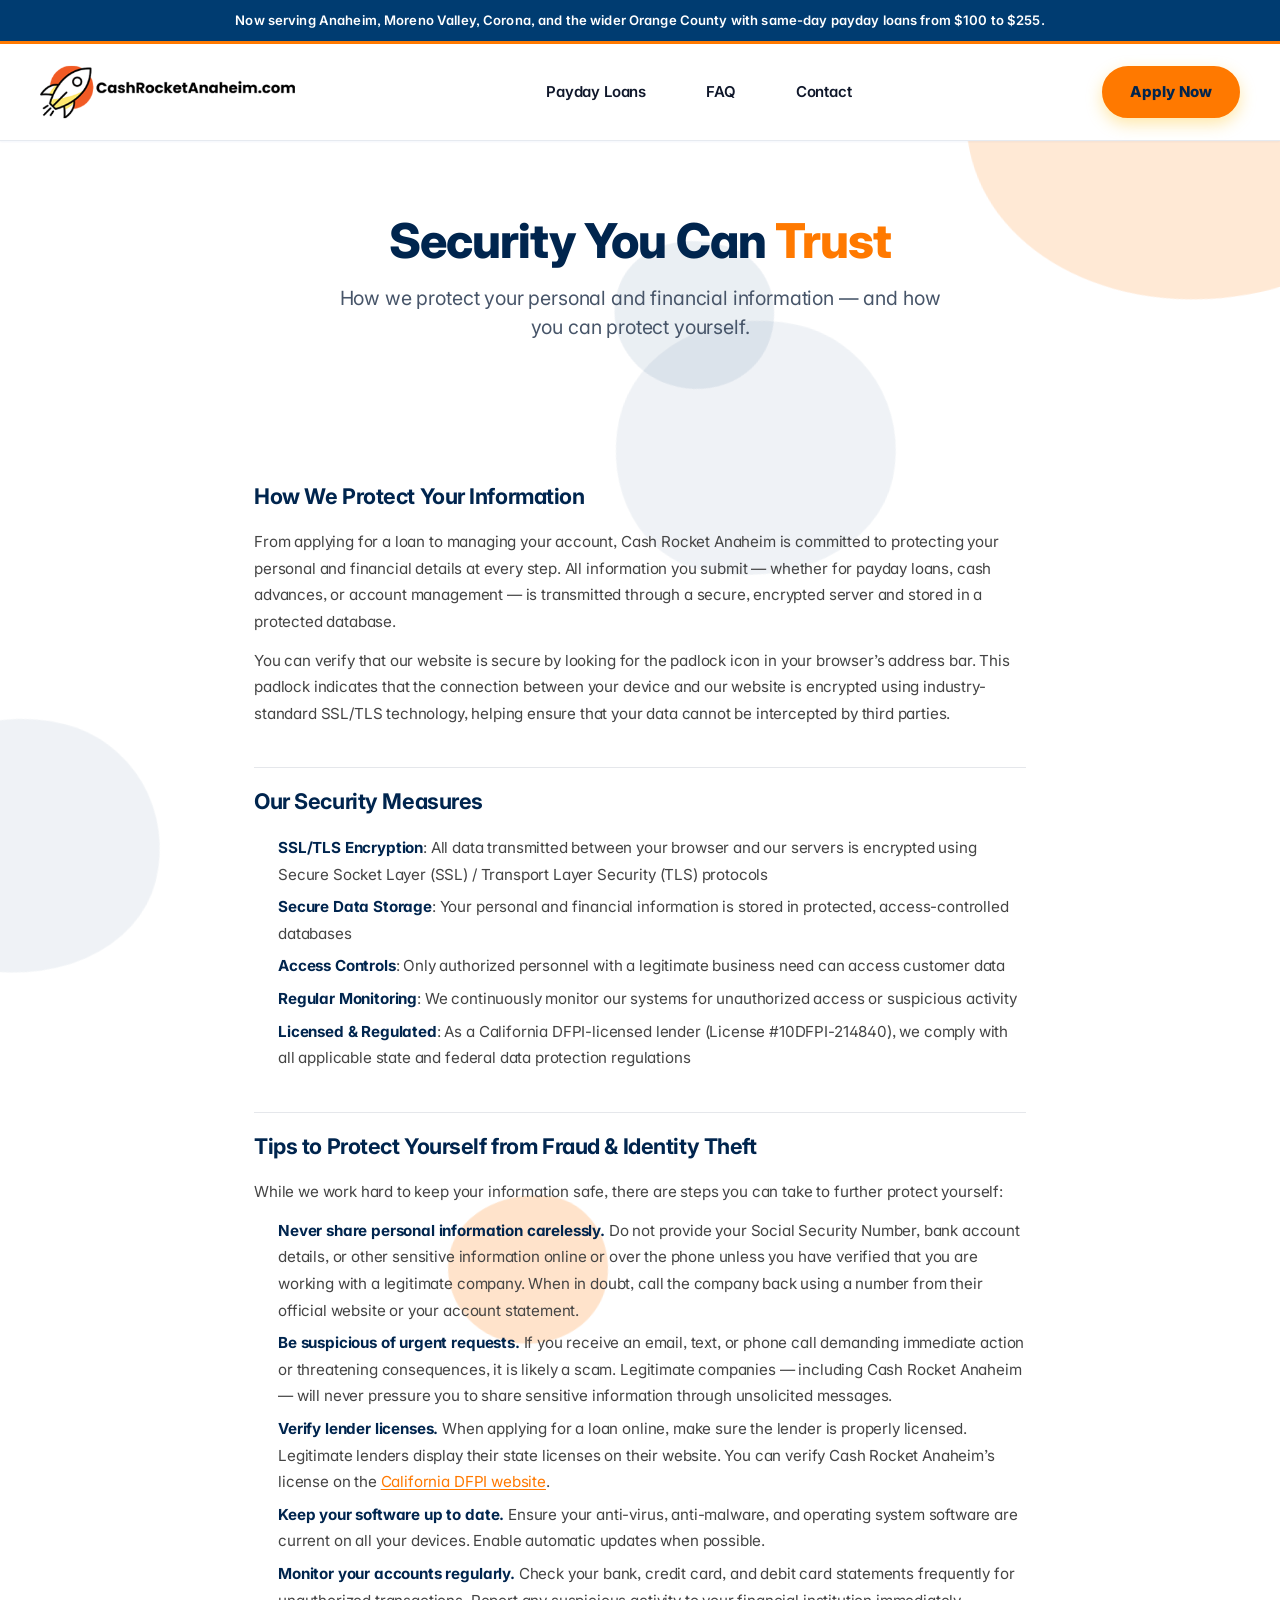
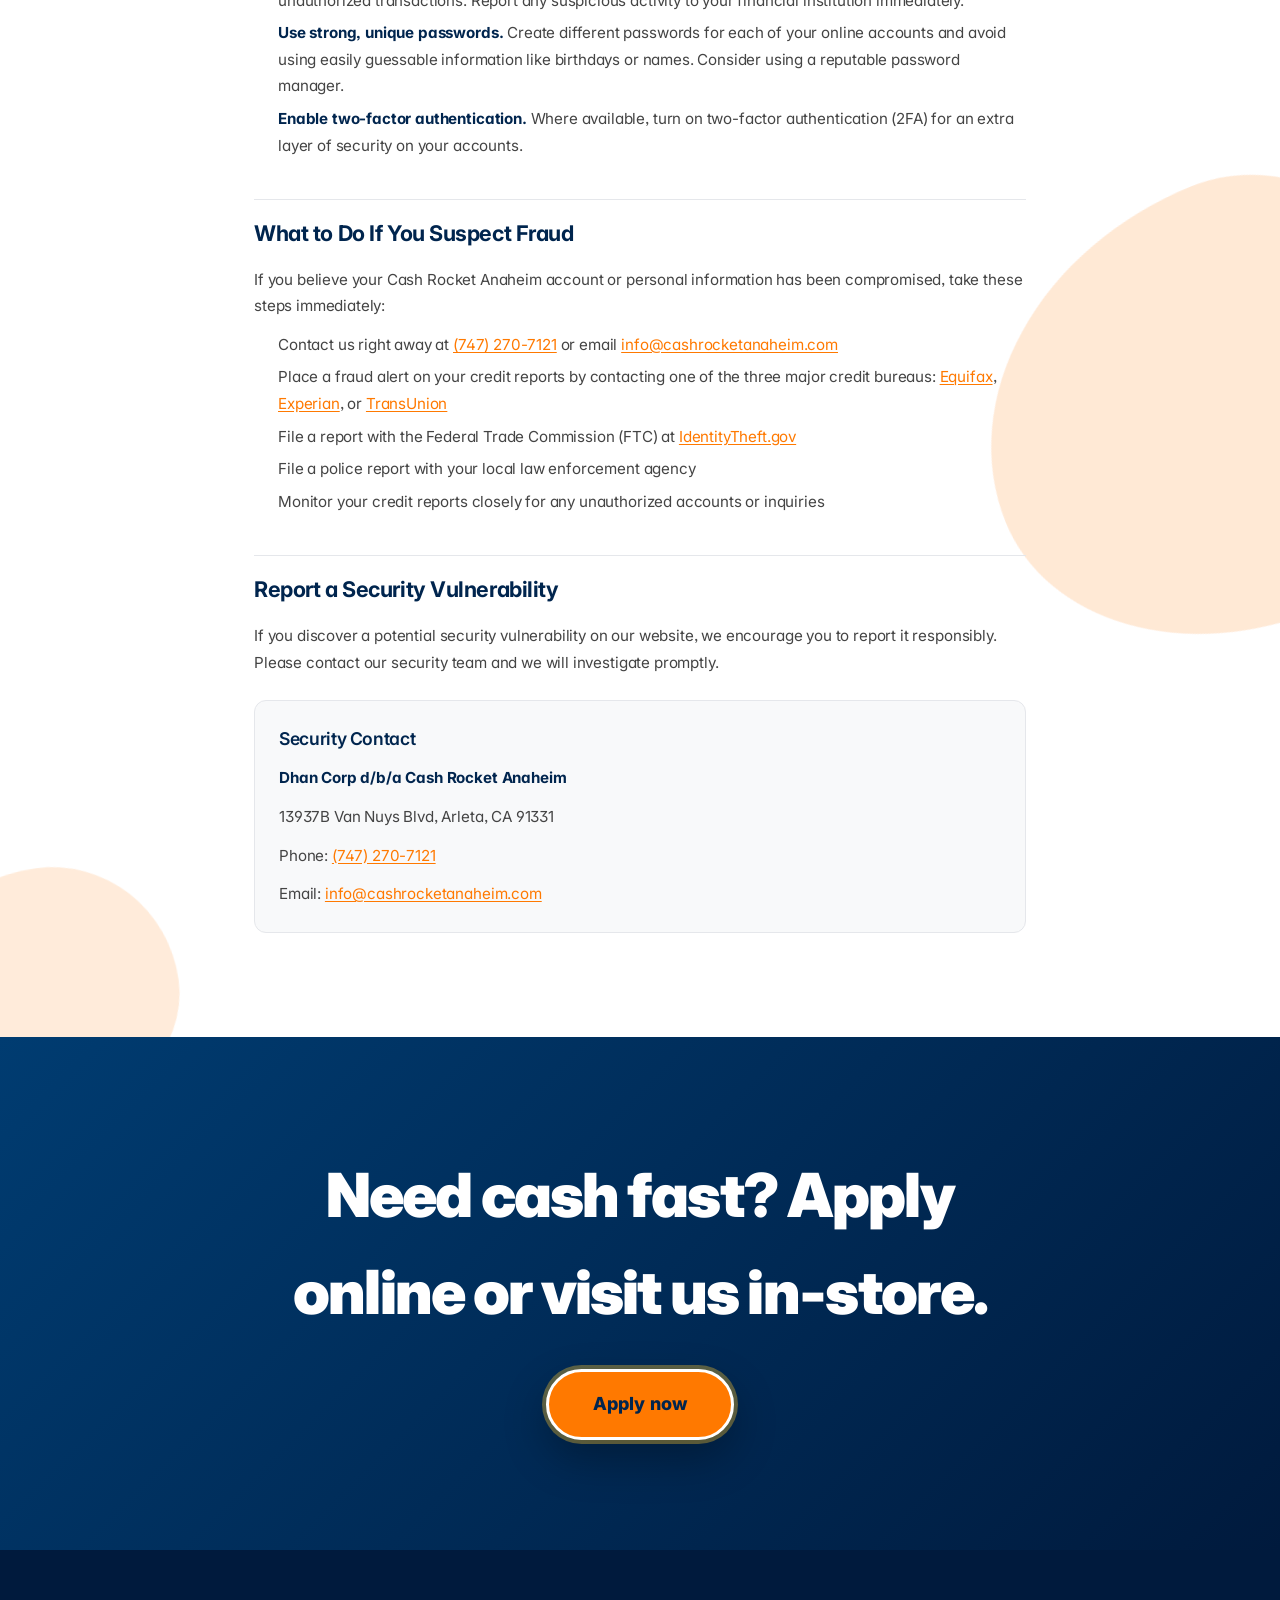
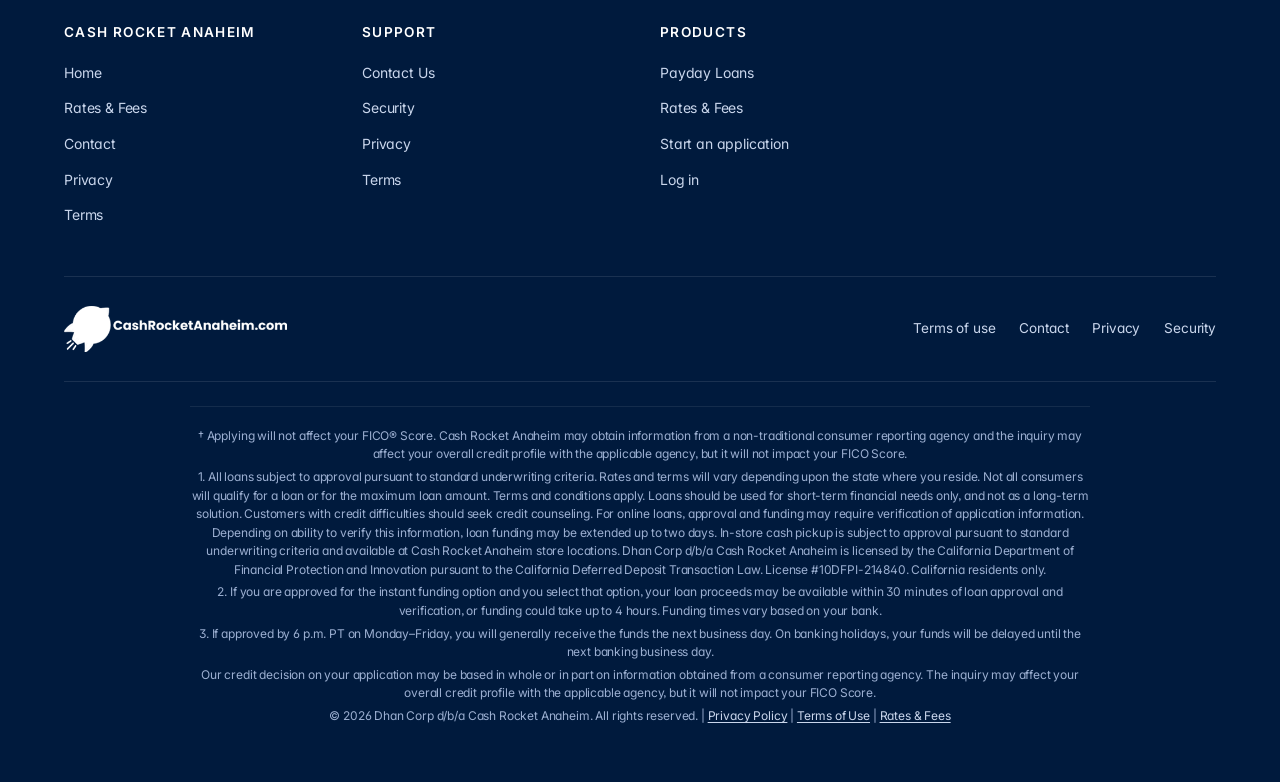
<file: security/index.html>
<!DOCTYPE html>
<html lang="en">
<head>
  <meta charset="UTF-8">
  <meta name="viewport" content="width=device-width, initial-scale=1.0">
  <title>Security Information. Cash Rocket Anaheim | Your Safety Matters</title>
  <meta name="description" content="Learn how Cash Rocket Anaheim protects your personal and financial information, and get tips to protect yourself from fraud and identity theft.">
  <link rel="icon" type="image/png" href="/images/favicon.png">
  <link rel="apple-touch-icon" href="/images/favicon.png">
  <link rel="manifest" href="/site.webmanifest">
  <meta name="theme-color" content="#FF7900">
  <link rel="preload" href="/css/style.css?v=14" as="style">
  <link rel="preconnect" href="https://fonts.googleapis.com">
  <link rel="preconnect" href="https://fonts.gstatic.com" crossorigin>
  <link rel="preload" as="style" href="https://fonts.googleapis.com/css2?family=Inter:wght@400;500;600;700;800&display=swap">
  <link rel="stylesheet" href="https://fonts.googleapis.com/css2?family=Inter:wght@400;500;600;700;800&display=swap">
  <link rel="stylesheet" href="/css/style.css?v=14">
  <link rel="canonical" href="https://cashrocketanaheim.com/security/">
  <meta name="robots" content="index,follow,max-image-preview:large,max-snippet:-1,max-video-preview:-1">
  <meta name="author" content="Cash Rocket Anaheim">
  <meta name="geo.region" content="US-CA">
  <meta name="geo.placename" content="California">
  <meta property="og:type" content="website">
  <meta property="og:url" content="https://cashrocketanaheim.com/security/">
  <meta property="og:site_name" content="Cash Rocket Anaheim">
  <meta property="og:title" content="Security Information">
  <meta property="og:description" content="Learn how Cash Rocket Anaheim protects your personal and financial information, and get tips to protect yourself from fraud and identity theft.">
  <meta property="og:image" content="https://cashrocketanaheim.com/images/og-default.png">
  <meta property="og:image:width" content="1200">
  <meta property="og:image:height" content="630">
  <meta property="og:locale" content="en_US">
  <meta name="twitter:card" content="summary_large_image">
  <meta name="twitter:title" content="Security Information">
  <meta name="twitter:description" content="Learn how Cash Rocket Anaheim protects your personal and financial information, and get tips to protect yourself from fraud and identity theft.">
  <meta name="twitter:image" content="https://cashrocketanaheim.com/images/og-default.png">
  <script type="application/ld+json">{"@context":"https://schema.org","@type":"FinancialService","@id":"https://cashrocketanaheim.com/#organization","name":"Cash Rocket Anaheim","alternateName":"Cash Rocket Anaheim California","url":"https://cashrocketanaheim.com","logo":"https://cashrocketanaheim.com/images/logo.png","image":"https://cashrocketanaheim.com/images/og-default.png","description":"Licensed California payday loan and cash advance lender offering fast, same-day funding from $100 to $255.","telephone":"657-366-7776","email":"info@cashrocketanaheim.com","areaServed":{"@type":"State","name":"California"},"sameAs":["https://www.facebook.com/cashrocketanaheim","https://www.instagram.com/cashrocketanaheim","https://twitter.com/cashrocketanaheim"],"priceRange":"$100-$255","contactPoint":{"@type":"ContactPoint","telephone":"657-366-7776","contactType":"Customer Service","areaServed":"US-CA","availableLanguage":["English","Spanish"]}}</script>
  <script type="application/ld+json">{"@context":"https://schema.org","@type":"BreadcrumbList","itemListElement":[{"@type":"ListItem","position":1,"name":"Home","item":"https://cashrocketanaheim.com/"},{"@type":"ListItem","position":2,"name":"Security","item":"https://cashrocketanaheim.com/security/"}]}</script>
  <!-- Google tag (gtag.js) -->
    <script>
    window.dataLayer = window.dataLayer || [];
    function gtag(){dataLayer.push(arguments);}
    gtag('js', new Date());
    var GA4_ID = '[[GA4_ID]]';
    if (GA4_ID && GA4_ID.indexOf('[[') !== 0) {
      gtag('config', GA4_ID, {
        'send_page_view': true,
        'cookie_flags': 'SameSite=None;Secure'
      });

      // Defer gtag.js until first user interaction (keeps LCP fast, clean PageSpeed)
      (function(){
        var loaded=false;
        function load(){
          if(loaded)return;loaded=true;
          var s=document.createElement('script');
          s.async=true;s.src='https://www.googletagmanager.com/gtag/js?id='+GA4_ID;
          document.head.appendChild(s);
        }
        ['scroll','mousemove','touchstart','keydown','pointerdown'].forEach(function(e){
          window.addEventListener(e,load,{once:true,passive:true});
        });
      })();
    }
  </script>
  <script src="/js/main.js" defer></script>
  <script src="/js/analytics.js" defer></script>
</head>
<body>
<div class="ce-blob-field" aria-hidden="true">
  <!-- 5 yellow + 5 navy, mixed sizes, scattered across viewport + scroll -->
  <div class="ce-blob b-large b-yellow b-1"></div>
  <div class="ce-blob b-large b-navy   b-2"></div>
  <div class="ce-blob b-large b-yellow b-3"></div>
  <div class="ce-blob b-mid   b-navy   b-4"></div>
  <div class="ce-blob b-mid   b-yellow b-5"></div>
  <div class="ce-blob b-mid   b-navy   b-6"></div>
  <div class="ce-blob b-mid   b-yellow b-7"></div>
  <div class="ce-blob b-small b-yellow b-8"></div>
  <div class="ce-blob b-small b-navy   b-9"></div>
  <div class="ce-blob b-small b-navy   b-10"></div>
</div>
<!-- ══════════════════════════════════════ -->
<!-- 1. TOP BANNER -->
<!-- ══════════════════════════════════════ -->
<div class="top-banner">
  <div class="container">
    <p class="banner-desktop">Now serving Anaheim, Moreno Valley, Corona, and the wider Orange County with same-day payday loans from $100 to $255.</p>
    <p class="banner-mobile">Same-day payday loans in Anaheim</p>
  </div>
</div>

<!-- ══════════════════════════════════════ -->
<!-- 2. HEADER / NAVIGATION -->
<!-- ══════════════════════════════════════ -->
<header class="site-header" id="site-header">
  <div class="header-inner container">
    <a href="/" class="logo">
      <img src="/images/logo.png" alt="Cash Rocket Anaheim" width="320" height="80" fetchpriority="high">
    </a>

    <nav class="main-nav" id="main-nav">
      <ul class="nav-list">
          <li class="nav-item"><a href="/">Payday Loans</a></li>
          <li class="nav-item"><a href="/#faq-section">FAQ</a></li>
          <li class="nav-item"><a href="/contact/">Contact</a></li>
        </ul>
    </nav>

    <div class="header-actions">
      
      <a href="https://apply.cashrocketanaheim.com/?source_site=cashrocket_anaheim&amp;utm_source=cashrocketanaheim.com&amp;utm_medium=referral&amp;utm_campaign=payday_anaheim" class="btn-apply">Apply Now</a>
      
    </div>

    <button class="menu-toggle" id="menu-toggle" aria-label="Open menu">
      <span></span><span></span><span></span>
    </button>
  </div>

  <!-- Mobile Menu -->
  <div class="mobile-menu" id="mobile-menu">
    <div class="mobile-menu-inner">
      <div class="mobile-menu-header">
        <a href="/" class="mobile-menu-logo">
          <img src="/images/logo.png" alt="Cash Rocket Anaheim" width="224" height="56">
        </a>
        <button class="mobile-menu-close" id="mobile-menu-close" aria-label="Close menu">
          <svg width="24" height="24" viewBox="0 0 24 24" fill="none" stroke="#333" stroke-width="2" stroke-linecap="round"><path d="M18 6L6 18"/><path d="M6 6l12 12"/></svg>
        </button>
      </div>
      <ul class="mobile-nav-list">
        <li class="mobile-nav-item"><a href="/">Payday Loans</a></li>
        <li class="mobile-nav-item"><a href="/#faq-section">FAQ</a></li>
        <li class="mobile-nav-item"><a href="/contact/">Contact</a></li>
      </ul>
      <div class="mobile-menu-extra">
        <div class="mobile-btn-row">
          <a href="https://apply.cashrocketanaheim.com/?source_site=cashrocket_anaheim&amp;utm_source=cashrocketanaheim.com&amp;utm_medium=referral&amp;utm_campaign=payday_anaheim" class="btn-apply">Apply Now</a>
        </div>
      </div>
    </div>
  </div>
  <div class="mobile-menu-overlay" id="mobile-overlay"></div>
</header>

<main id="main-content">


<!-- ══════════════════════════════════════ -->
<!-- 3. PAGE HERO -->
<!-- ══════════════════════════════════════ -->
<section class="page-hero">
  <div class="container" style="text-align:center; max-width:800px;">
    <h1 class="animate-on-scroll">Security You Can <span class="underline-accent">Trust</span></h1>
    <p class="hero-subtitle animate-on-scroll" style="max-width:620px; margin:0 auto;">How we protect your personal and financial information &mdash; and how you can protect yourself.</p>
  </div>
  <div class="page-hero-blob-1" aria-hidden="true"></div>
  <div class="page-hero-blob-2" aria-hidden="true"></div>
  <div class="page-hero-blob-3" aria-hidden="true"></div>
</section>

<!-- ══════════════════════════════════════ -->
<!-- 4. SECURITY CONTENT -->
<!-- ══════════════════════════════════════ -->
<section class="legal-content">
  <div class="container">

    <h2>How We Protect Your Information</h2>
    <p>From applying for a loan to managing your account, Cash Rocket Anaheim is committed to protecting your personal and financial details at every step. All information you submit &mdash; whether for payday loans, cash advances, or account management &mdash; is transmitted through a secure, encrypted server and stored in a protected database.</p>
    <p>You can verify that our website is secure by looking for the padlock icon in your browser&rsquo;s address bar. This padlock indicates that the connection between your device and our website is encrypted using industry-standard SSL/TLS technology, helping ensure that your data cannot be intercepted by third parties.</p>

    <h2>Our Security Measures</h2>
    <ul>
      <li><strong>SSL/TLS Encryption</strong>: All data transmitted between your browser and our servers is encrypted using Secure Socket Layer (SSL) / Transport Layer Security (TLS) protocols</li>
      <li><strong>Secure Data Storage</strong>: Your personal and financial information is stored in protected, access-controlled databases</li>
      <li><strong>Access Controls</strong>: Only authorized personnel with a legitimate business need can access customer data</li>
      <li><strong>Regular Monitoring</strong>: We continuously monitor our systems for unauthorized access or suspicious activity</li>
      <li><strong>Licensed &amp; Regulated</strong>: As a California DFPI-licensed lender (License #10DFPI-214840), we comply with all applicable state and federal data protection regulations</li>
    </ul>

    <h2>Tips to Protect Yourself from Fraud &amp; Identity Theft</h2>
    <p>While we work hard to keep your information safe, there are steps you can take to further protect yourself:</p>
    <ul>
      <li><strong>Never share personal information carelessly.</strong> Do not provide your Social Security Number, bank account details, or other sensitive information online or over the phone unless you have verified that you are working with a legitimate company. When in doubt, call the company back using a number from their official website or your account statement.</li>
      <li><strong>Be suspicious of urgent requests.</strong> If you receive an email, text, or phone call demanding immediate action or threatening consequences, it is likely a scam. Legitimate companies &mdash; including Cash Rocket Anaheim &mdash; will never pressure you to share sensitive information through unsolicited messages.</li>
      <li><strong>Verify lender licenses.</strong> When applying for a loan online, make sure the lender is properly licensed. Legitimate lenders display their state licenses on their website. You can verify Cash Rocket Anaheim&rsquo;s license on the <a href="https://dfpi.ca.gov/">California DFPI website</a>.</li>
      <li><strong>Keep your software up to date.</strong> Ensure your anti-virus, anti-malware, and operating system software are current on all your devices. Enable automatic updates when possible.</li>
      <li><strong>Monitor your accounts regularly.</strong> Check your bank, credit card, and debit card statements frequently for unauthorized transactions. Report any suspicious activity to your financial institution immediately.</li>
      <li><strong>Use strong, unique passwords.</strong> Create different passwords for each of your online accounts and avoid using easily guessable information like birthdays or names. Consider using a reputable password manager.</li>
      <li><strong>Enable two-factor authentication.</strong> Where available, turn on two-factor authentication (2FA) for an extra layer of security on your accounts.</li>
    </ul>

    <h2>What to Do If You Suspect Fraud</h2>
    <p>If you believe your Cash Rocket Anaheim account or personal information has been compromised, take these steps immediately:</p>
    <ul>
      <li>Contact us right away at <a href="tel:7472707121">(747) 270-7121</a> or email <a href="mailto:info@cashrocketanaheim.com">info@cashrocketanaheim.com</a></li>
      <li>Place a fraud alert on your credit reports by contacting one of the three major credit bureaus: <a href="https://www.equifax.com">Equifax</a>, <a href="https://www.experian.com">Experian</a>, or <a href="https://www.transunion.com">TransUnion</a></li>
      <li>File a report with the Federal Trade Commission (FTC) at <a href="https://www.identitytheft.gov">IdentityTheft.gov</a></li>
      <li>File a police report with your local law enforcement agency</li>
      <li>Monitor your credit reports closely for any unauthorized accounts or inquiries</li>
    </ul>

    <h2>Report a Security Vulnerability</h2>
    <p>If you discover a potential security vulnerability on our website, we encourage you to report it responsibly. Please contact our security team and we will investigate promptly.</p>

    <div class="contact-box">
      <h3>Security Contact</h3>
      <p><strong>Dhan Corp d/b/a Cash Rocket Anaheim</strong></p>
      <p>13937B Van Nuys Blvd, Arleta, CA 91331</p>
      <p>Phone: <a href="tel:7472707121">(747) 270-7121</a></p>
      <p>Email: <a href="mailto:info@cashrocketanaheim.com">info@cashrocketanaheim.com</a></p>
    </div>

  </div>
</section>

<!-- ══════════════════════════════════════ -->
<!-- 5. PRE-FOOTER CTA -->
<!-- ══════════════════════════════════════ -->
<section class="pre-footer">
  <div class="container pre-footer-inner">
    <img src="/images/logo.png" alt="Cash Rocket Anaheim" class="animate-on-scroll" width="256" height="64">
    <h2 class="animate-on-scroll">Need cash fast? Apply online or visit us in-store.</h2>
    <a href="https://apply.cashrocketanaheim.com/?source_site=cashrocket_anaheim&amp;utm_source=cashrocketanaheim.com&amp;utm_medium=referral&amp;utm_campaign=payday_anaheim" class="btn-apply btn-lg animate-on-scroll">Apply now</a>
  </div>
</section>

<!-- ══════════════════════════════════════ -->
<!-- 6. FOOTER -->
<!-- ══════════════════════════════════════ -->
</main>

<footer class="site-footer">
  <div class="container">
    <div class="footer-grid">
      <div class="footer-col">
        <h3>Cash Rocket Anaheim</h3>
        <ul>
          <li><a href="/">Home</a></li>
          <li><a href="/rates-and-fees/">Rates &amp; Fees</a></li>
          <li><a href="/contact/">Contact</a></li>
          <li><a href="/privacy/">Privacy</a></li>
          <li><a href="/terms/">Terms</a></li>
        </ul>
      </div>
      <div class="footer-col">
        <h3>Support</h3>
        <ul>
          <li><a href="/contact/">Contact Us</a></li>
          <li><a href="/security/">Security</a></li>
          <li><a href="/privacy/">Privacy</a></li>
          <li><a href="/terms/">Terms</a></li>
        </ul>
      </div>
      <div class="footer-col">
        <h3>Products</h3>
        <ul>
          <li><a href="/">Payday Loans</a></li>
          <li><a href="/rates-and-fees/">Rates &amp; Fees</a></li>
          <li><a href="https://apply.cashrocketanaheim.com/?source_site=cashrocket_anaheim&amp;utm_source=cashrocketanaheim.com&amp;utm_medium=referral&amp;utm_campaign=payday_anaheim">Start an application</a></li>
          <li><a href="https://cashrocketanaheim.my.vergentlms.com/login">Log in</a></li>
        </ul>
      </div>
      
    </div>

    <div class="footer-bottom">
      <div class="footer-bottom-left">
        <a href="/"><img src="/images/logo.png" alt="Cash Rocket Anaheim" width="256" height="64" loading="lazy"></a>
      </div>
      <div class="footer-bottom-links">
        <a href="/terms/">Terms of use</a>
        <a href="/contact/">Contact</a>
        <a href="/privacy/">Privacy</a>
        <a href="/security/">Security</a>
      </div>
    </div>

    <div class="footer-legal">
      <p>&dagger; Applying will not affect your FICO&reg; Score. Cash Rocket Anaheim may obtain information from a non-traditional consumer reporting agency and the inquiry may affect your overall credit profile with the applicable agency, but it will not impact your FICO Score.</p>
      <p>1. All loans subject to approval pursuant to standard underwriting criteria. Rates and terms will vary depending upon the state where you reside. Not all consumers will qualify for a loan or for the maximum loan amount. Terms and conditions apply. Loans should be used for short-term financial needs only, and not as a long-term solution. Customers with credit difficulties should seek credit counseling. For online loans, approval and funding may require verification of application information. Depending on ability to verify this information, loan funding may be extended up to two days. In-store cash pickup is subject to approval pursuant to standard underwriting criteria and available at Cash Rocket Anaheim store locations. Dhan Corp d/b/a Cash Rocket Anaheim is licensed by the California Department of Financial Protection and Innovation pursuant to the California Deferred Deposit Transaction Law. License #10DFPI-214840. California residents only.</p>
      <p>2. If you are approved for the instant funding option and you select that option, your loan proceeds may be available within 30 minutes of loan approval and verification, or funding could take up to 4 hours. Funding times vary based on your bank.</p>
      <p>3. If approved by 6 p.m. PT on Monday&ndash;Friday, you will generally receive the funds the next business day. On banking holidays, your funds will be delayed until the next banking business day.</p>
      <p>Our credit decision on your application may be based in whole or in part on information obtained from a consumer reporting agency. The inquiry may affect your overall credit profile with the applicable agency, but it will not impact your FICO Score.</p>
      <p>&copy; 2026 Dhan Corp d/b/a Cash Rocket Anaheim. All rights reserved. | <a href="/privacy/">Privacy Policy</a> | <a href="/terms/">Terms of Use</a> | <a href="/rates-and-fees/">Rates &amp; Fees</a></p>
    </div>

    
  </div>
</footer>


</body>
</html>
</file>
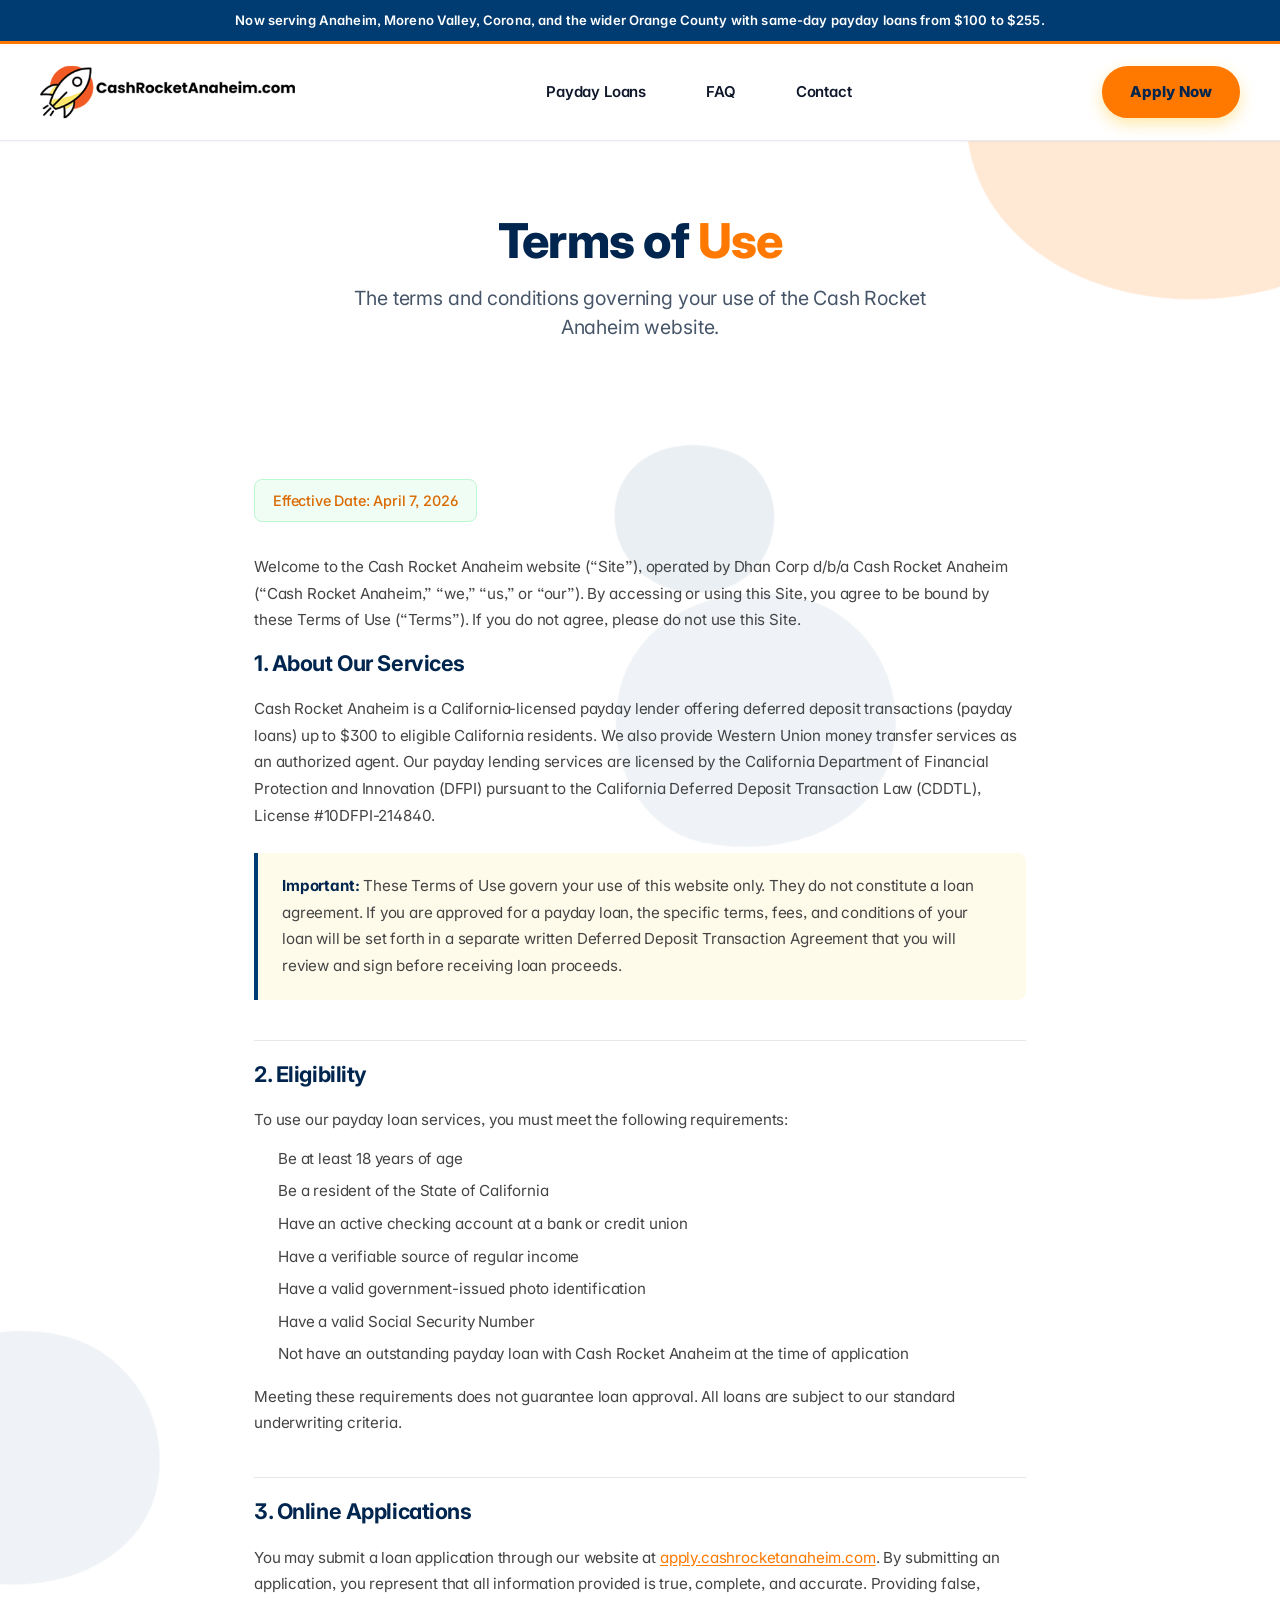
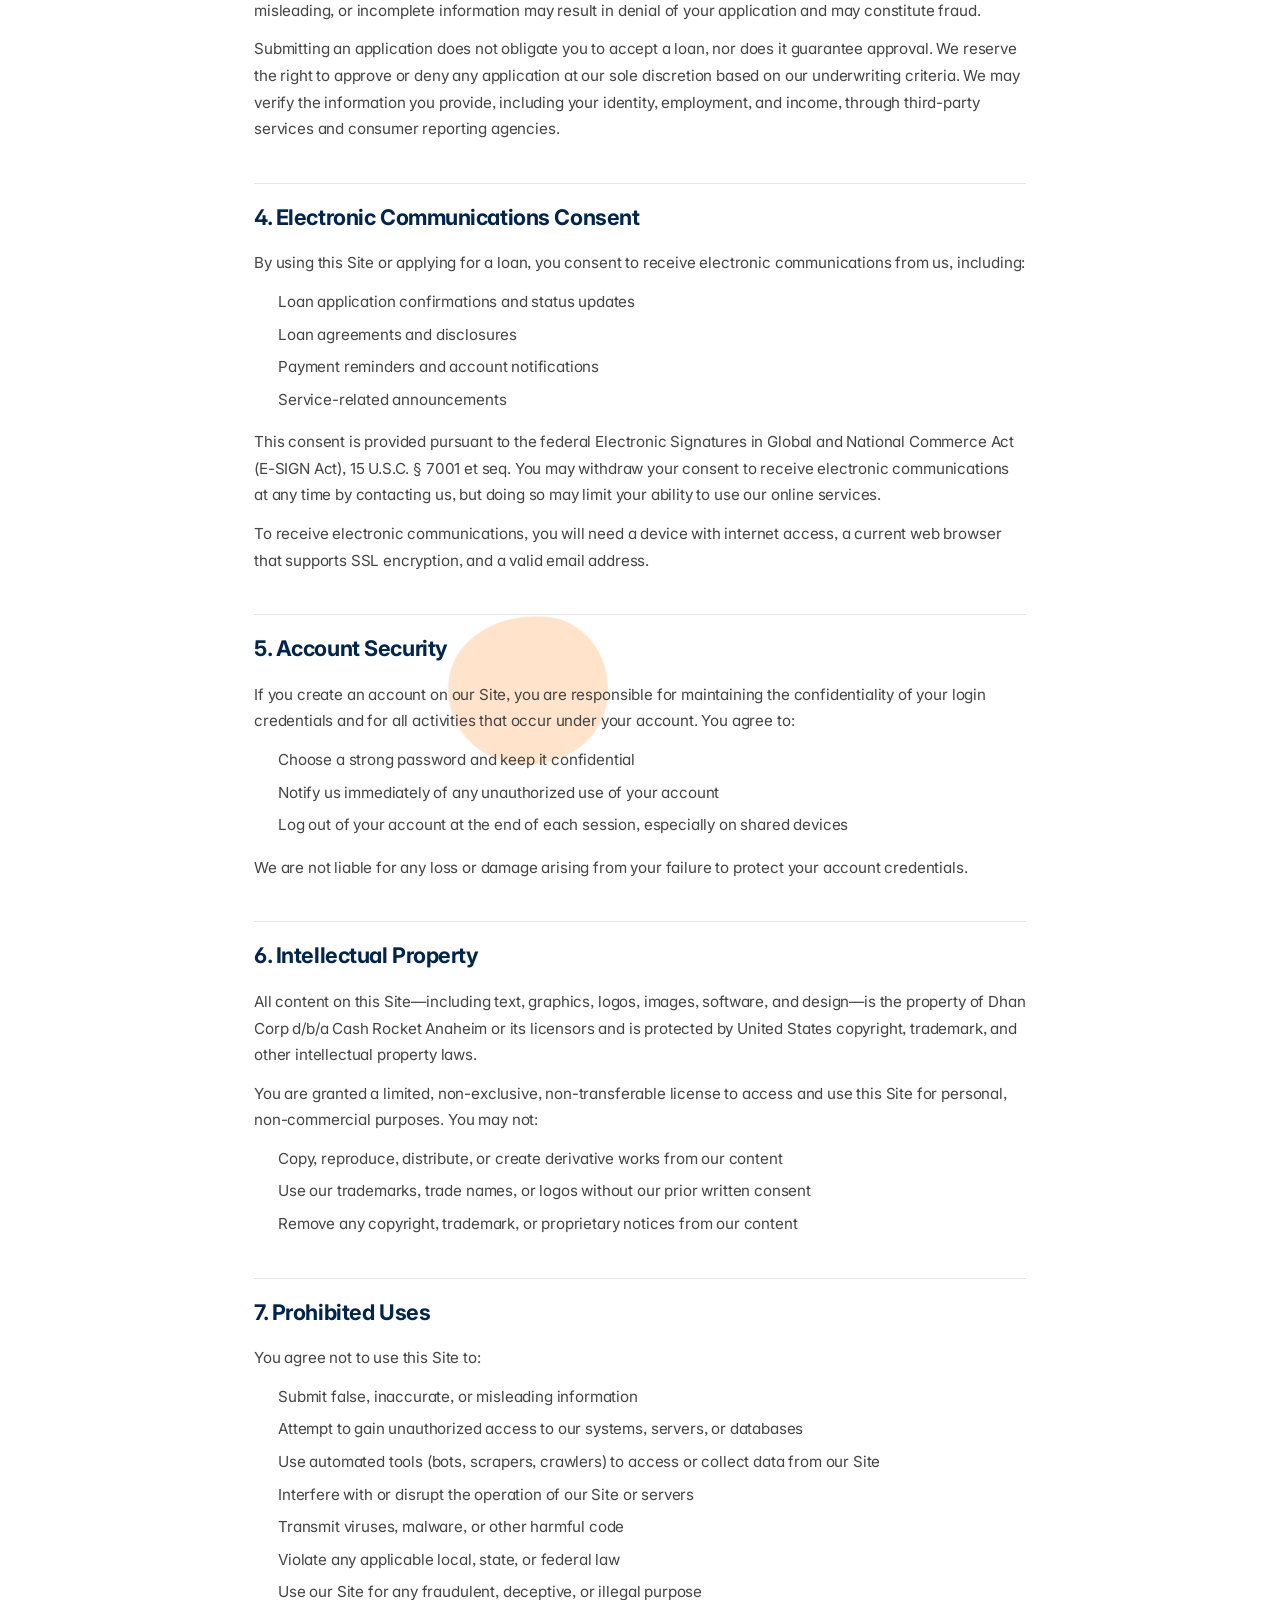
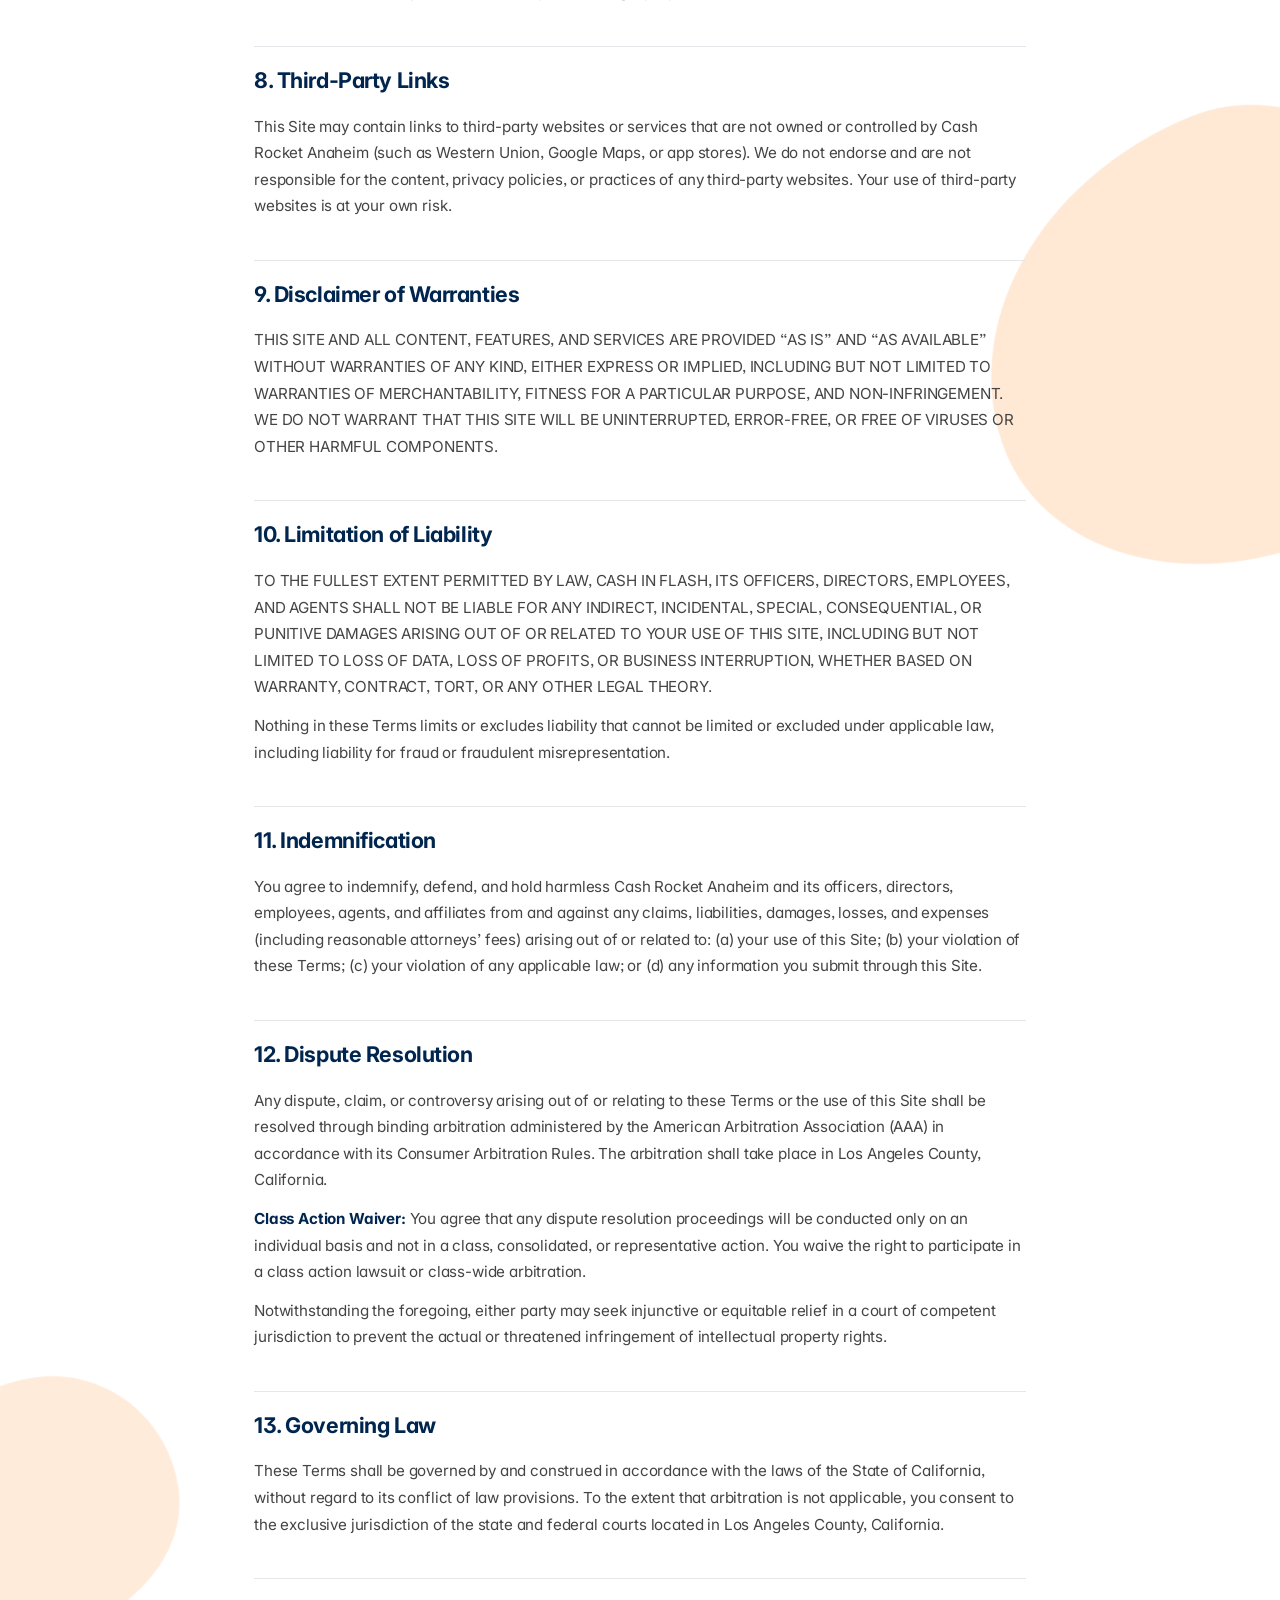
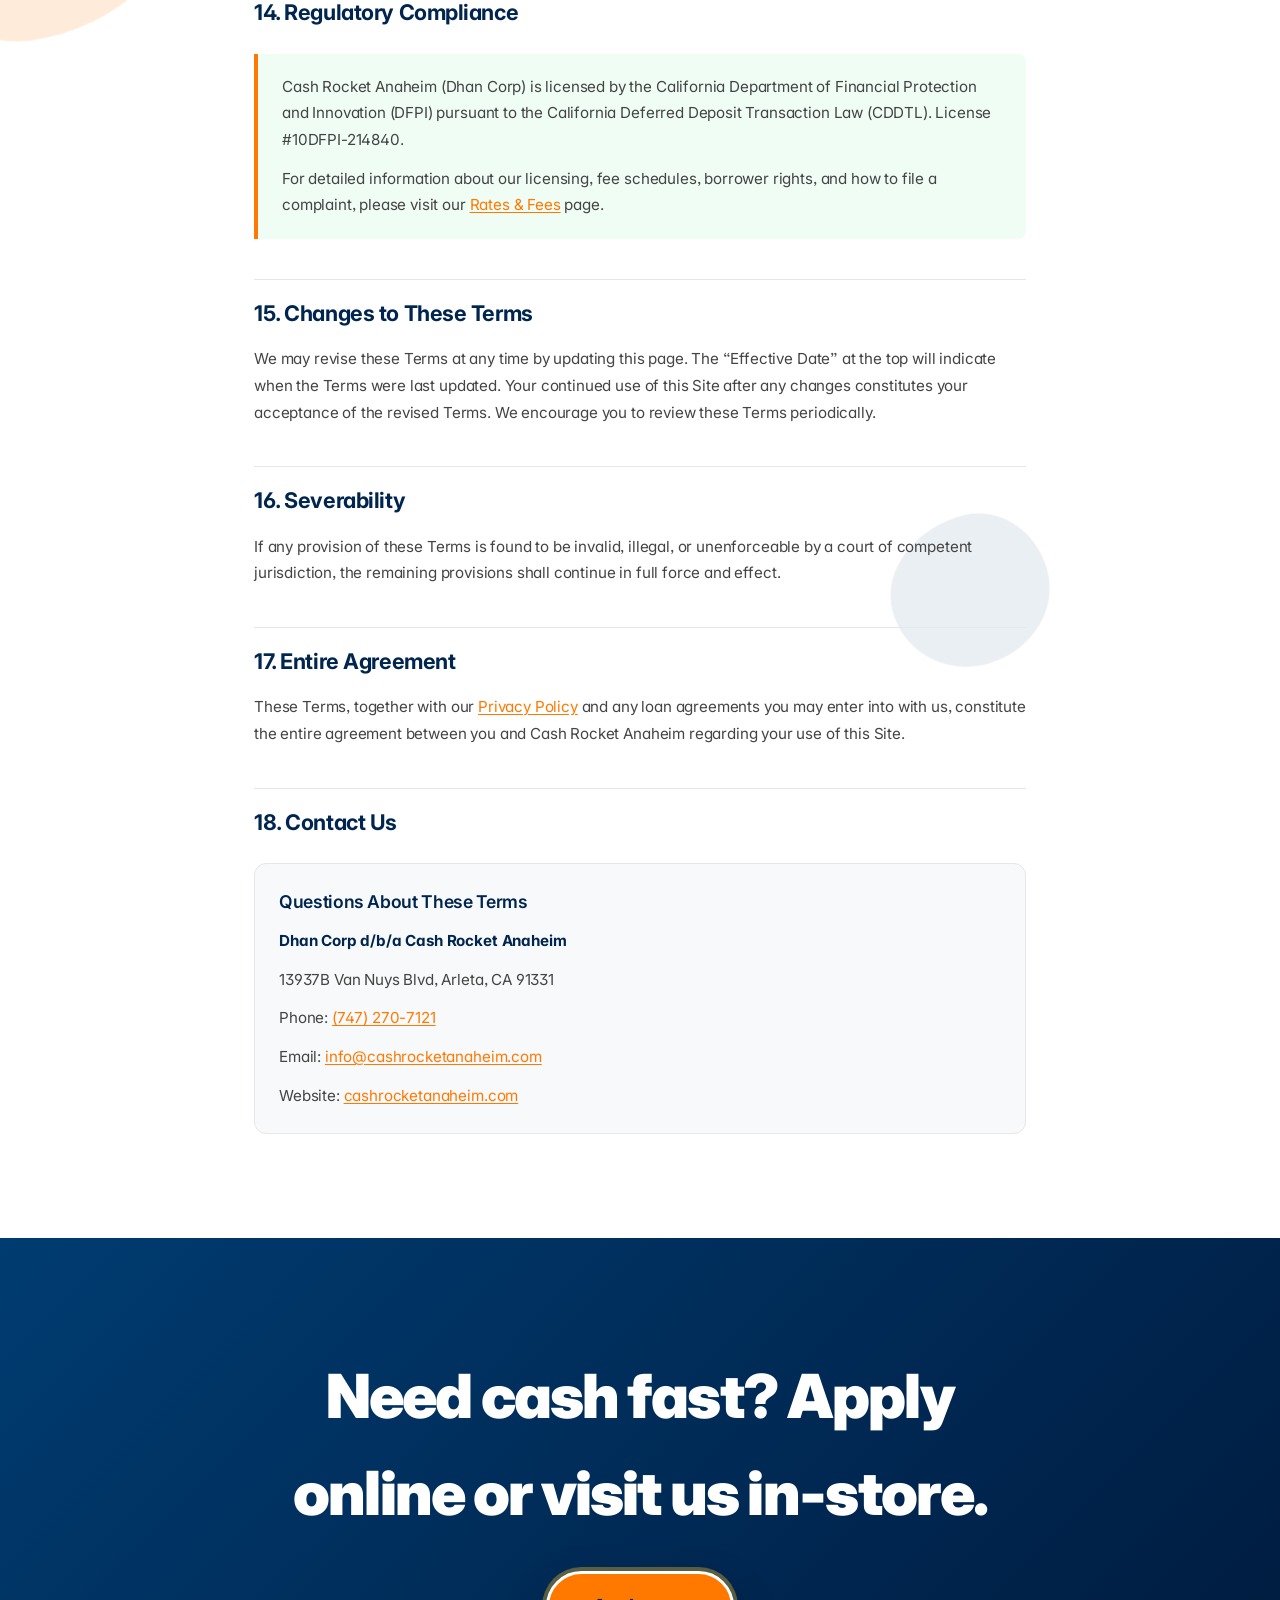
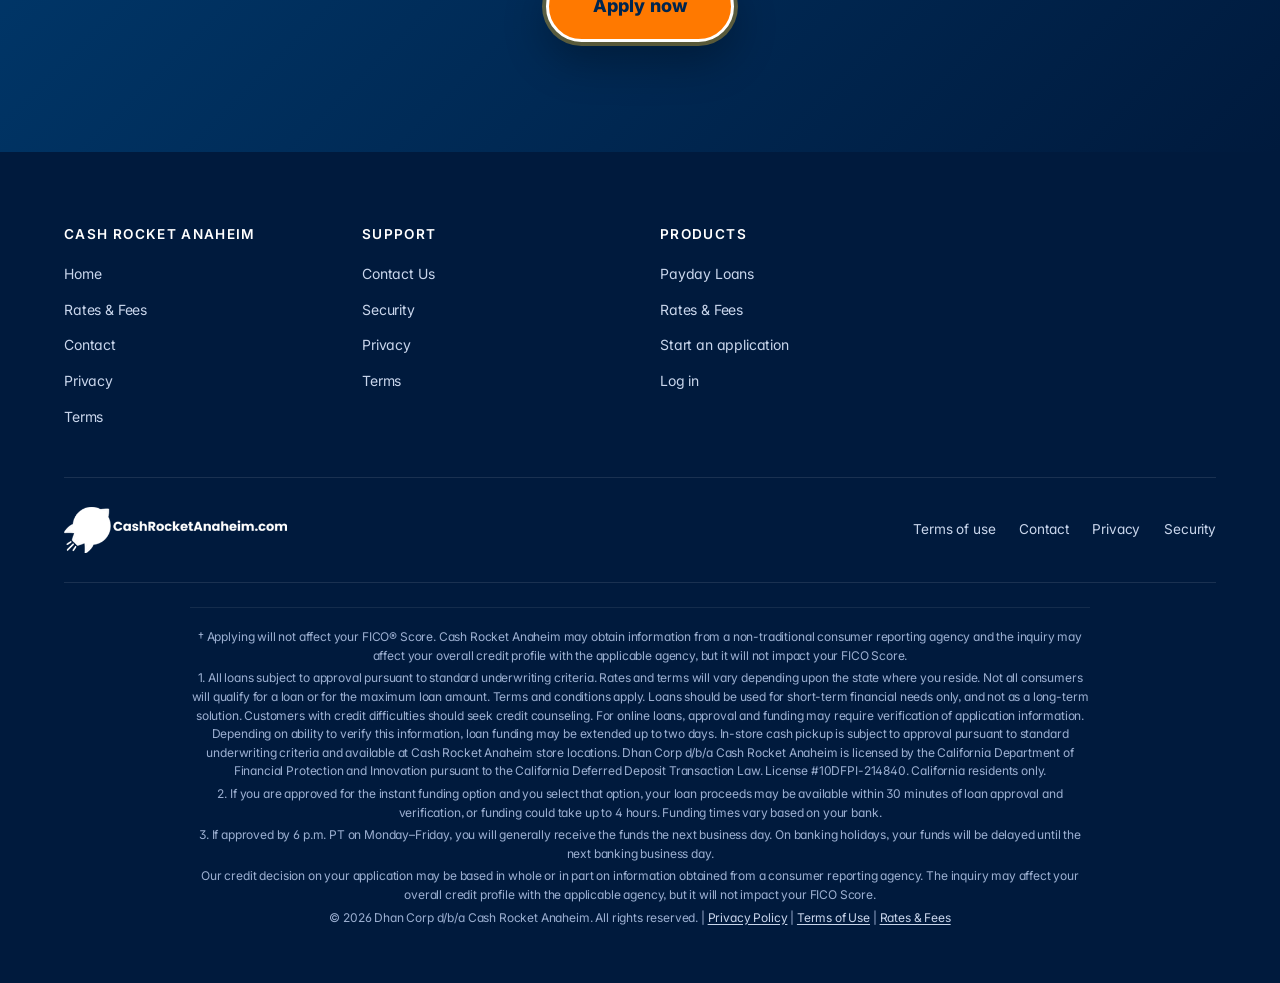
<file: terms/index.html>
<!DOCTYPE html>
<html lang="en">
<head>
  <meta charset="UTF-8">
  <meta name="viewport" content="width=device-width, initial-scale=1.0">
  <title>Terms of Use. Cash Rocket Anaheim | California Payday Loans</title>
  <meta name="description" content="Cash Rocket Anaheim website terms of use. Review the terms and conditions governing your use of our website and payday loan services in California.">
  <link rel="icon" type="image/png" href="/images/favicon.png">
  <link rel="apple-touch-icon" href="/images/favicon.png">
  <link rel="manifest" href="/site.webmanifest">
  <meta name="theme-color" content="#FF7900">
  <link rel="preload" href="/css/style.css?v=14" as="style">
  <link rel="preconnect" href="https://fonts.googleapis.com">
  <link rel="preconnect" href="https://fonts.gstatic.com" crossorigin>
  <link rel="preload" as="style" href="https://fonts.googleapis.com/css2?family=Inter:wght@400;500;600;700;800&display=swap">
  <link rel="stylesheet" href="https://fonts.googleapis.com/css2?family=Inter:wght@400;500;600;700;800&display=swap">
  <link rel="stylesheet" href="/css/style.css?v=14">
  <link rel="canonical" href="https://cashrocketanaheim.com/terms/">
  <meta name="robots" content="index,follow,max-image-preview:large,max-snippet:-1,max-video-preview:-1">
  <meta name="author" content="Cash Rocket Anaheim">
  <meta name="geo.region" content="US-CA">
  <meta name="geo.placename" content="California">
  <meta property="og:type" content="website">
  <meta property="og:url" content="https://cashrocketanaheim.com/terms/">
  <meta property="og:site_name" content="Cash Rocket Anaheim">
  <meta property="og:title" content="Terms of Use">
  <meta property="og:description" content="Cash Rocket Anaheim website terms of use. Review the terms and conditions governing your use of our website and payday loan services in California.">
  <meta property="og:image" content="https://cashrocketanaheim.com/images/og-default.png">
  <meta property="og:image:width" content="1200">
  <meta property="og:image:height" content="630">
  <meta property="og:locale" content="en_US">
  <meta name="twitter:card" content="summary_large_image">
  <meta name="twitter:title" content="Terms of Use">
  <meta name="twitter:description" content="Cash Rocket Anaheim website terms of use. Review the terms and conditions governing your use of our website and payday loan services in California.">
  <meta name="twitter:image" content="https://cashrocketanaheim.com/images/og-default.png">
  <script type="application/ld+json">{"@context":"https://schema.org","@type":"FinancialService","@id":"https://cashrocketanaheim.com/#organization","name":"Cash Rocket Anaheim","alternateName":"Cash Rocket Anaheim California","url":"https://cashrocketanaheim.com","logo":"https://cashrocketanaheim.com/images/logo.png","image":"https://cashrocketanaheim.com/images/og-default.png","description":"Licensed California payday loan and cash advance lender offering fast, same-day funding from $100 to $255.","telephone":"657-366-7776","email":"info@cashrocketanaheim.com","areaServed":{"@type":"State","name":"California"},"sameAs":["https://www.facebook.com/cashrocketanaheim","https://www.instagram.com/cashrocketanaheim","https://twitter.com/cashrocketanaheim"],"priceRange":"$100-$255","contactPoint":{"@type":"ContactPoint","telephone":"657-366-7776","contactType":"Customer Service","areaServed":"US-CA","availableLanguage":["English","Spanish"]}}</script>
  <script type="application/ld+json">{"@context":"https://schema.org","@type":"BreadcrumbList","itemListElement":[{"@type":"ListItem","position":1,"name":"Home","item":"https://cashrocketanaheim.com/"},{"@type":"ListItem","position":2,"name":"Terms","item":"https://cashrocketanaheim.com/terms/"}]}</script>
  <!-- Google tag (gtag.js) -->
    <script>
    window.dataLayer = window.dataLayer || [];
    function gtag(){dataLayer.push(arguments);}
    gtag('js', new Date());
    var GA4_ID = '[[GA4_ID]]';
    if (GA4_ID && GA4_ID.indexOf('[[') !== 0) {
      gtag('config', GA4_ID, {
        'send_page_view': true,
        'cookie_flags': 'SameSite=None;Secure'
      });

      // Defer gtag.js until first user interaction (keeps LCP fast, clean PageSpeed)
      (function(){
        var loaded=false;
        function load(){
          if(loaded)return;loaded=true;
          var s=document.createElement('script');
          s.async=true;s.src='https://www.googletagmanager.com/gtag/js?id='+GA4_ID;
          document.head.appendChild(s);
        }
        ['scroll','mousemove','touchstart','keydown','pointerdown'].forEach(function(e){
          window.addEventListener(e,load,{once:true,passive:true});
        });
      })();
    }
  </script>
  <script src="/js/main.js" defer></script>
  <script src="/js/analytics.js" defer></script>
</head>
<body>
<div class="ce-blob-field" aria-hidden="true">
  <!-- 5 yellow + 5 navy, mixed sizes, scattered across viewport + scroll -->
  <div class="ce-blob b-large b-yellow b-1"></div>
  <div class="ce-blob b-large b-navy   b-2"></div>
  <div class="ce-blob b-large b-yellow b-3"></div>
  <div class="ce-blob b-mid   b-navy   b-4"></div>
  <div class="ce-blob b-mid   b-yellow b-5"></div>
  <div class="ce-blob b-mid   b-navy   b-6"></div>
  <div class="ce-blob b-mid   b-yellow b-7"></div>
  <div class="ce-blob b-small b-yellow b-8"></div>
  <div class="ce-blob b-small b-navy   b-9"></div>
  <div class="ce-blob b-small b-navy   b-10"></div>
</div>
<!-- ══════════════════════════════════════ -->
<!-- 1. TOP BANNER -->
<!-- ══════════════════════════════════════ -->
<div class="top-banner">
  <div class="container">
    <p class="banner-desktop">Now serving Anaheim, Moreno Valley, Corona, and the wider Orange County with same-day payday loans from $100 to $255.</p>
    <p class="banner-mobile">Same-day payday loans in Anaheim</p>
  </div>
</div>

<!-- ══════════════════════════════════════ -->
<!-- 2. HEADER / NAVIGATION -->
<!-- ══════════════════════════════════════ -->
<header class="site-header" id="site-header">
  <div class="header-inner container">
    <a href="/" class="logo">
      <img src="/images/logo.png" alt="Cash Rocket Anaheim" width="320" height="80" fetchpriority="high">
    </a>

    <nav class="main-nav" id="main-nav">
      <ul class="nav-list">
          <li class="nav-item"><a href="/">Payday Loans</a></li>
          <li class="nav-item"><a href="/#faq-section">FAQ</a></li>
          <li class="nav-item"><a href="/contact/">Contact</a></li>
        </ul>
    </nav>

    <div class="header-actions">
      
      <a href="https://apply.cashrocketanaheim.com/?source_site=cashrocket_anaheim&amp;utm_source=cashrocketanaheim.com&amp;utm_medium=referral&amp;utm_campaign=payday_anaheim" class="btn-apply">Apply Now</a>
      
    </div>

    <button class="menu-toggle" id="menu-toggle" aria-label="Open menu">
      <span></span><span></span><span></span>
    </button>
  </div>

  <!-- Mobile Menu -->
  <div class="mobile-menu" id="mobile-menu">
    <div class="mobile-menu-inner">
      <div class="mobile-menu-header">
        <a href="/" class="mobile-menu-logo">
          <img src="/images/logo.png" alt="Cash Rocket Anaheim" width="224" height="56">
        </a>
        <button class="mobile-menu-close" id="mobile-menu-close" aria-label="Close menu">
          <svg width="24" height="24" viewBox="0 0 24 24" fill="none" stroke="#333" stroke-width="2" stroke-linecap="round"><path d="M18 6L6 18"/><path d="M6 6l12 12"/></svg>
        </button>
      </div>
      <ul class="mobile-nav-list">
        <li class="mobile-nav-item"><a href="/">Payday Loans</a></li>
        <li class="mobile-nav-item"><a href="/#faq-section">FAQ</a></li>
        <li class="mobile-nav-item"><a href="/contact/">Contact</a></li>
      </ul>
      <div class="mobile-menu-extra">
        <div class="mobile-btn-row">
          <a href="https://apply.cashrocketanaheim.com/?source_site=cashrocket_anaheim&amp;utm_source=cashrocketanaheim.com&amp;utm_medium=referral&amp;utm_campaign=payday_anaheim" class="btn-apply">Apply Now</a>
        </div>
      </div>
    </div>
  </div>
  <div class="mobile-menu-overlay" id="mobile-overlay"></div>
</header>

<main id="main-content">


<!-- ══════════════════════════════════════ -->
<!-- 3. PAGE HERO -->
<!-- ══════════════════════════════════════ -->
<section class="page-hero">
  <div class="container" style="text-align:center; max-width:800px;">
    <h1 class="animate-on-scroll">Terms of <span class="underline-accent">Use</span></h1>
    <p class="hero-subtitle animate-on-scroll" style="max-width:600px; margin:0 auto;">The terms and conditions governing your use of the Cash Rocket Anaheim website.</p>
  </div>
  <div class="page-hero-blob-1" aria-hidden="true"></div>
  <div class="page-hero-blob-2" aria-hidden="true"></div>
  <div class="page-hero-blob-3" aria-hidden="true"></div>
</section>

<!-- ══════════════════════════════════════ -->
<!-- 4. TERMS OF USE CONTENT -->
<!-- ══════════════════════════════════════ -->
<section class="legal-content">
  <div class="container">

    <p class="effective-date">Effective Date: April 7, 2026</p>

    <p>Welcome to the Cash Rocket Anaheim website (&ldquo;Site&rdquo;), operated by Dhan Corp d/b/a Cash Rocket Anaheim (&ldquo;Cash Rocket Anaheim,&rdquo; &ldquo;we,&rdquo; &ldquo;us,&rdquo; or &ldquo;our&rdquo;). By accessing or using this Site, you agree to be bound by these Terms of Use (&ldquo;Terms&rdquo;). If you do not agree, please do not use this Site.</p>

    <h2>1. About Our Services</h2>
    <p>Cash Rocket Anaheim is a California-licensed payday lender offering deferred deposit transactions (payday loans) up to $300 to eligible California residents. We also provide Western Union money transfer services as an authorized agent. Our payday lending services are licensed by the California Department of Financial Protection and Innovation (DFPI) pursuant to the California Deferred Deposit Transaction Law (CDDTL), License #10DFPI-214840.</p>

    <div class="warning-box">
      <p><strong>Important:</strong> These Terms of Use govern your use of this website only. They do not constitute a loan agreement. If you are approved for a payday loan, the specific terms, fees, and conditions of your loan will be set forth in a separate written Deferred Deposit Transaction Agreement that you will review and sign before receiving loan proceeds.</p>
    </div>

    <h2>2. Eligibility</h2>
    <p>To use our payday loan services, you must meet the following requirements:</p>
    <ul>
      <li>Be at least 18 years of age</li>
      <li>Be a resident of the State of California</li>
      <li>Have an active checking account at a bank or credit union</li>
      <li>Have a verifiable source of regular income</li>
      <li>Have a valid government-issued photo identification</li>
      <li>Have a valid Social Security Number</li>
      <li>Not have an outstanding payday loan with Cash Rocket Anaheim at the time of application</li>
    </ul>
    <p>Meeting these requirements does not guarantee loan approval. All loans are subject to our standard underwriting criteria.</p>

    <h2>3. Online Applications</h2>
    <p>You may submit a loan application through our website at <a href="https://apply.cashrocketanaheim.com/?source_site=cashrocket_anaheim&amp;utm_source=cashrocketanaheim.com&amp;utm_medium=referral&amp;utm_campaign=payday_anaheim">apply.cashrocketanaheim.com</a>. By submitting an application, you represent that all information provided is true, complete, and accurate. Providing false, misleading, or incomplete information may result in denial of your application and may constitute fraud.</p>
    <p>Submitting an application does not obligate you to accept a loan, nor does it guarantee approval. We reserve the right to approve or deny any application at our sole discretion based on our underwriting criteria. We may verify the information you provide, including your identity, employment, and income, through third-party services and consumer reporting agencies.</p>

    <h2>4. Electronic Communications Consent</h2>
    <p>By using this Site or applying for a loan, you consent to receive electronic communications from us, including:</p>
    <ul>
      <li>Loan application confirmations and status updates</li>
      <li>Loan agreements and disclosures</li>
      <li>Payment reminders and account notifications</li>
      <li>Service-related announcements</li>
    </ul>
    <p>This consent is provided pursuant to the federal Electronic Signatures in Global and National Commerce Act (E-SIGN Act), 15 U.S.C. &sect; 7001 et seq. You may withdraw your consent to receive electronic communications at any time by contacting us, but doing so may limit your ability to use our online services.</p>
    <p>To receive electronic communications, you will need a device with internet access, a current web browser that supports SSL encryption, and a valid email address.</p>

    <h2>5. Account Security</h2>
    <p>If you create an account on our Site, you are responsible for maintaining the confidentiality of your login credentials and for all activities that occur under your account. You agree to:</p>
    <ul>
      <li>Choose a strong password and keep it confidential</li>
      <li>Notify us immediately of any unauthorized use of your account</li>
      <li>Log out of your account at the end of each session, especially on shared devices</li>
    </ul>
    <p>We are not liable for any loss or damage arising from your failure to protect your account credentials.</p>

    <h2>6. Intellectual Property</h2>
    <p>All content on this Site&mdash;including text, graphics, logos, images, software, and design&mdash;is the property of Dhan Corp d/b/a Cash Rocket Anaheim or its licensors and is protected by United States copyright, trademark, and other intellectual property laws.</p>
    <p>You are granted a limited, non-exclusive, non-transferable license to access and use this Site for personal, non-commercial purposes. You may not:</p>
    <ul>
      <li>Copy, reproduce, distribute, or create derivative works from our content</li>
      <li>Use our trademarks, trade names, or logos without our prior written consent</li>
      <li>Remove any copyright, trademark, or proprietary notices from our content</li>
    </ul>

    <h2>7. Prohibited Uses</h2>
    <p>You agree not to use this Site to:</p>
    <ul>
      <li>Submit false, inaccurate, or misleading information</li>
      <li>Attempt to gain unauthorized access to our systems, servers, or databases</li>
      <li>Use automated tools (bots, scrapers, crawlers) to access or collect data from our Site</li>
      <li>Interfere with or disrupt the operation of our Site or servers</li>
      <li>Transmit viruses, malware, or other harmful code</li>
      <li>Violate any applicable local, state, or federal law</li>
      <li>Use our Site for any fraudulent, deceptive, or illegal purpose</li>
    </ul>

    <h2>8. Third-Party Links</h2>
    <p>This Site may contain links to third-party websites or services that are not owned or controlled by Cash Rocket Anaheim (such as Western Union, Google Maps, or app stores). We do not endorse and are not responsible for the content, privacy policies, or practices of any third-party websites. Your use of third-party websites is at your own risk.</p>

    <h2>9. Disclaimer of Warranties</h2>
    <p>THIS SITE AND ALL CONTENT, FEATURES, AND SERVICES ARE PROVIDED &ldquo;AS IS&rdquo; AND &ldquo;AS AVAILABLE&rdquo; WITHOUT WARRANTIES OF ANY KIND, EITHER EXPRESS OR IMPLIED, INCLUDING BUT NOT LIMITED TO WARRANTIES OF MERCHANTABILITY, FITNESS FOR A PARTICULAR PURPOSE, AND NON-INFRINGEMENT. WE DO NOT WARRANT THAT THIS SITE WILL BE UNINTERRUPTED, ERROR-FREE, OR FREE OF VIRUSES OR OTHER HARMFUL COMPONENTS.</p>

    <h2>10. Limitation of Liability</h2>
    <p>TO THE FULLEST EXTENT PERMITTED BY LAW, CASH IN FLASH, ITS OFFICERS, DIRECTORS, EMPLOYEES, AND AGENTS SHALL NOT BE LIABLE FOR ANY INDIRECT, INCIDENTAL, SPECIAL, CONSEQUENTIAL, OR PUNITIVE DAMAGES ARISING OUT OF OR RELATED TO YOUR USE OF THIS SITE, INCLUDING BUT NOT LIMITED TO LOSS OF DATA, LOSS OF PROFITS, OR BUSINESS INTERRUPTION, WHETHER BASED ON WARRANTY, CONTRACT, TORT, OR ANY OTHER LEGAL THEORY.</p>
    <p>Nothing in these Terms limits or excludes liability that cannot be limited or excluded under applicable law, including liability for fraud or fraudulent misrepresentation.</p>

    <h2>11. Indemnification</h2>
    <p>You agree to indemnify, defend, and hold harmless Cash Rocket Anaheim and its officers, directors, employees, agents, and affiliates from and against any claims, liabilities, damages, losses, and expenses (including reasonable attorneys&rsquo; fees) arising out of or related to: (a) your use of this Site; (b) your violation of these Terms; (c) your violation of any applicable law; or (d) any information you submit through this Site.</p>

    <h2>12. Dispute Resolution</h2>
    <p>Any dispute, claim, or controversy arising out of or relating to these Terms or the use of this Site shall be resolved through binding arbitration administered by the American Arbitration Association (AAA) in accordance with its Consumer Arbitration Rules. The arbitration shall take place in Los Angeles County, California.</p>
    <p><strong>Class Action Waiver:</strong> You agree that any dispute resolution proceedings will be conducted only on an individual basis and not in a class, consolidated, or representative action. You waive the right to participate in a class action lawsuit or class-wide arbitration.</p>
    <p>Notwithstanding the foregoing, either party may seek injunctive or equitable relief in a court of competent jurisdiction to prevent the actual or threatened infringement of intellectual property rights.</p>

    <h2>13. Governing Law</h2>
    <p>These Terms shall be governed by and construed in accordance with the laws of the State of California, without regard to its conflict of law provisions. To the extent that arbitration is not applicable, you consent to the exclusive jurisdiction of the state and federal courts located in Los Angeles County, California.</p>

    <h2>14. Regulatory Compliance</h2>
    <div class="highlight-box">
      <p>Cash Rocket Anaheim (Dhan Corp) is licensed by the California Department of Financial Protection and Innovation (DFPI) pursuant to the California Deferred Deposit Transaction Law (CDDTL). License #10DFPI-214840.</p>
      <p>For detailed information about our licensing, fee schedules, borrower rights, and how to file a complaint, please visit our <a href="/rates-and-fees/">Rates &amp; Fees</a> page.</p>
    </div>

    <h2>15. Changes to These Terms</h2>
    <p>We may revise these Terms at any time by updating this page. The &ldquo;Effective Date&rdquo; at the top will indicate when the Terms were last updated. Your continued use of this Site after any changes constitutes your acceptance of the revised Terms. We encourage you to review these Terms periodically.</p>

    <h2>16. Severability</h2>
    <p>If any provision of these Terms is found to be invalid, illegal, or unenforceable by a court of competent jurisdiction, the remaining provisions shall continue in full force and effect.</p>

    <h2>17. Entire Agreement</h2>
    <p>These Terms, together with our <a href="/privacy/">Privacy Policy</a> and any loan agreements you may enter into with us, constitute the entire agreement between you and Cash Rocket Anaheim regarding your use of this Site.</p>

    <h2>18. Contact Us</h2>
    <div class="contact-box">
      <h3>Questions About These Terms</h3>
      <p><strong>Dhan Corp d/b/a Cash Rocket Anaheim</strong></p>
      <p>13937B Van Nuys Blvd, Arleta, CA 91331</p>
      <p>Phone: <a href="tel:7472707121">(747) 270-7121</a></p>
      <p>Email: <a href="mailto:info@cashrocketanaheim.com">info@cashrocketanaheim.com</a></p>
      <p>Website: <a href="https://cashrocketanaheim.com">cashrocketanaheim.com</a></p>
    </div>

  </div>
</section>

<!-- ══════════════════════════════════════ -->
<!-- 5. PRE-FOOTER CTA -->
<!-- ══════════════════════════════════════ -->
<section class="pre-footer">
  <div class="container pre-footer-inner">
    <img src="/images/logo.png" alt="Cash Rocket Anaheim" class="animate-on-scroll" width="256" height="64">
    <h2 class="animate-on-scroll">Need cash fast? Apply online or visit us in-store.</h2>
    <a href="https://apply.cashrocketanaheim.com/?source_site=cashrocket_anaheim&amp;utm_source=cashrocketanaheim.com&amp;utm_medium=referral&amp;utm_campaign=payday_anaheim" class="btn-apply btn-lg animate-on-scroll">Apply now</a>
  </div>
</section>

<!-- ══════════════════════════════════════ -->
<!-- 6. FOOTER -->
<!-- ══════════════════════════════════════ -->
</main>

<footer class="site-footer">
  <div class="container">
    <div class="footer-grid">
      <div class="footer-col">
        <h3>Cash Rocket Anaheim</h3>
        <ul>
          <li><a href="/">Home</a></li>
          <li><a href="/rates-and-fees/">Rates &amp; Fees</a></li>
          <li><a href="/contact/">Contact</a></li>
          <li><a href="/privacy/">Privacy</a></li>
          <li><a href="/terms/">Terms</a></li>
        </ul>
      </div>
      <div class="footer-col">
        <h3>Support</h3>
        <ul>
          <li><a href="/contact/">Contact Us</a></li>
          <li><a href="/security/">Security</a></li>
          <li><a href="/privacy/">Privacy</a></li>
          <li><a href="/terms/">Terms</a></li>
        </ul>
      </div>
      <div class="footer-col">
        <h3>Products</h3>
        <ul>
          <li><a href="/">Payday Loans</a></li>
          <li><a href="/rates-and-fees/">Rates &amp; Fees</a></li>
          <li><a href="https://apply.cashrocketanaheim.com/?source_site=cashrocket_anaheim&amp;utm_source=cashrocketanaheim.com&amp;utm_medium=referral&amp;utm_campaign=payday_anaheim">Start an application</a></li>
          <li><a href="https://cashrocketanaheim.my.vergentlms.com/login">Log in</a></li>
        </ul>
      </div>
      
    </div>

    <div class="footer-bottom">
      <div class="footer-bottom-left">
        <a href="/"><img src="/images/logo.png" alt="Cash Rocket Anaheim" width="256" height="64" loading="lazy"></a>
      </div>
      <div class="footer-bottom-links">
        <a href="/terms/">Terms of use</a>
        <a href="/contact/">Contact</a>
        <a href="/privacy/">Privacy</a>
        <a href="/security/">Security</a>
      </div>
    </div>

    <div class="footer-legal">
      <p>&dagger; Applying will not affect your FICO&reg; Score. Cash Rocket Anaheim may obtain information from a non-traditional consumer reporting agency and the inquiry may affect your overall credit profile with the applicable agency, but it will not impact your FICO Score.</p>
      <p>1. All loans subject to approval pursuant to standard underwriting criteria. Rates and terms will vary depending upon the state where you reside. Not all consumers will qualify for a loan or for the maximum loan amount. Terms and conditions apply. Loans should be used for short-term financial needs only, and not as a long-term solution. Customers with credit difficulties should seek credit counseling. For online loans, approval and funding may require verification of application information. Depending on ability to verify this information, loan funding may be extended up to two days. In-store cash pickup is subject to approval pursuant to standard underwriting criteria and available at Cash Rocket Anaheim store locations. Dhan Corp d/b/a Cash Rocket Anaheim is licensed by the California Department of Financial Protection and Innovation pursuant to the California Deferred Deposit Transaction Law. License #10DFPI-214840. California residents only.</p>
      <p>2. If you are approved for the instant funding option and you select that option, your loan proceeds may be available within 30 minutes of loan approval and verification, or funding could take up to 4 hours. Funding times vary based on your bank.</p>
      <p>3. If approved by 6 p.m. PT on Monday&ndash;Friday, you will generally receive the funds the next business day. On banking holidays, your funds will be delayed until the next banking business day.</p>
      <p>Our credit decision on your application may be based in whole or in part on information obtained from a consumer reporting agency. The inquiry may affect your overall credit profile with the applicable agency, but it will not impact your FICO Score.</p>
      <p>&copy; 2026 Dhan Corp d/b/a Cash Rocket Anaheim. All rights reserved. | <a href="/privacy/">Privacy Policy</a> | <a href="/terms/">Terms of Use</a> | <a href="/rates-and-fees/">Rates &amp; Fees</a></p>
    </div>

    
  </div>
</footer>


</body>
</html>
</file>
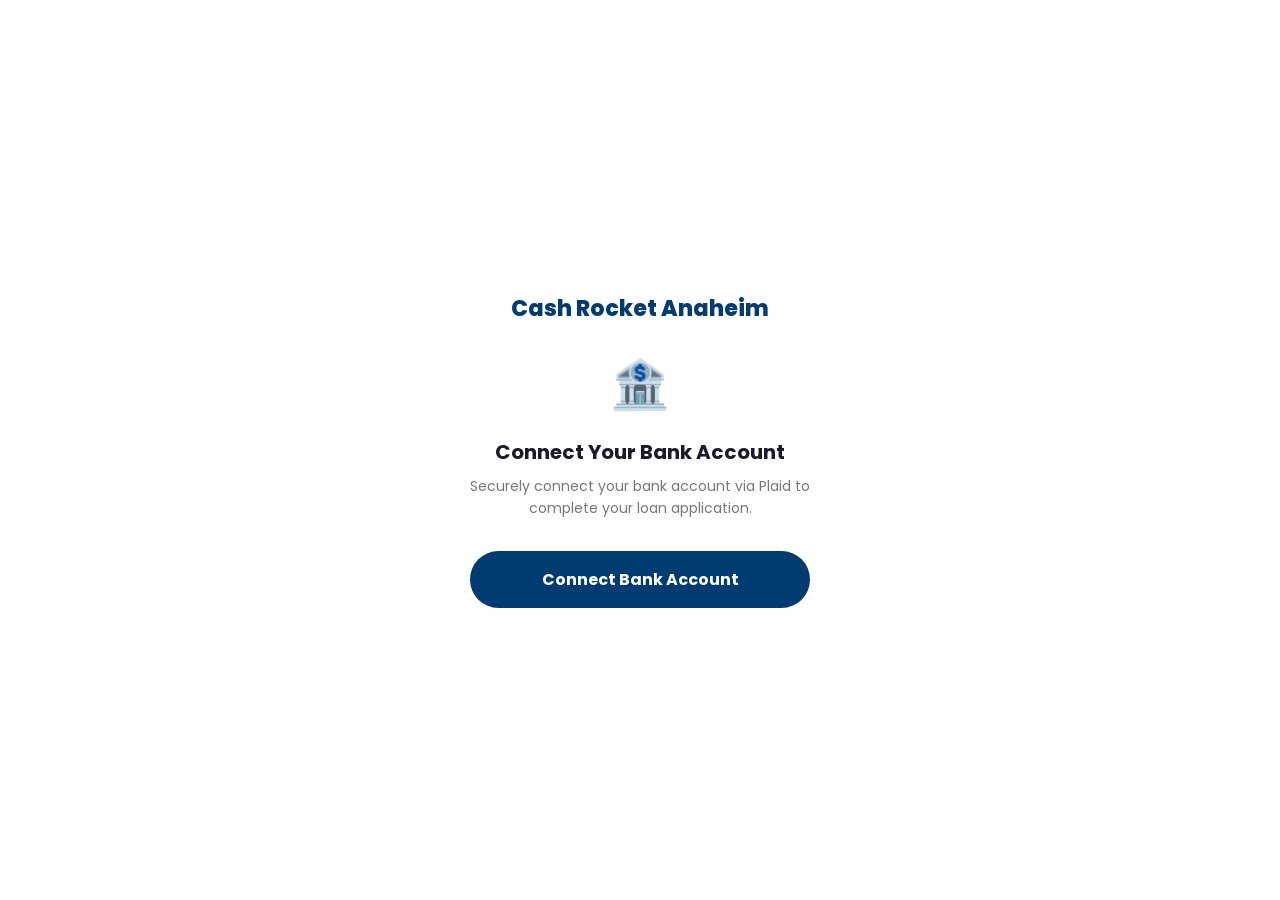
<file: apply/frontend/plaid.html>
<!DOCTYPE html>
<html lang="en">
<head>
<meta charset="UTF-8">
<meta name="viewport" content="width=device-width,initial-scale=1.0">
<title>Connect Bank — Cash Rocket Anaheim</title>
<link rel="icon" type="image/png" sizes="32x32" href="/favicon.png?v=2">
<link rel="shortcut icon" href="/favicon.ico?v=2">
<link rel="apple-touch-icon" href="/favicon.png?v=2">
<style>
*{box-sizing:border-box;margin:0;padding:0}
body{font-family:'Poppins',-apple-system,BlinkMacSystemFont,sans-serif;background:#fff;display:flex;align-items:center;justify-content:center;min-height:100vh;padding:2rem}
.card{text-align:center;max-width:340px;width:100%}
.logo{font-size:22px;font-weight:800;color:#003C71;margin-bottom:1.5rem}
.icon{font-size:48px;margin-bottom:1rem}
.title{font-size:20px;font-weight:700;color:#1a1a2e;margin-bottom:8px}
.sub{font-size:14px;color:#777;line-height:1.6;margin-bottom:2rem}
.btn{width:100%;padding:16px;background:#003C71;color:white;border:none;border-radius:50px;font-size:16px;font-weight:700;cursor:pointer;font-family:inherit;transition:background .2s}
.btn:hover{background:#00254E}
.btn:disabled{opacity:.5;cursor:not-allowed}
.status{margin-top:16px;padding:12px 16px;border-radius:8px;font-size:14px;font-weight:600;display:none}
.status.ok{background:#F5F8FF;color:#003C71;border:1px solid #C9D6EC;display:block}
.status.err{background:#fdf2f2;color:#c0392b;border:1px solid #f5b8b0;display:block}
.close-note{margin-top:20px;font-size:13px;color:#777;display:none}
@keyframes spin{from{transform:rotate(0deg)}to{transform:rotate(360deg)}}
.spinner{width:20px;height:20px;border:3px solid rgba(255,255,255,.3);border-top-color:white;border-radius:50%;animation:spin .7s linear infinite;display:inline-block;vertical-align:middle;margin-right:8px}
</style>
<link href="https://fonts.googleapis.com/css2?family=Poppins:wght@400;500;600;700;800&display=swap" rel="stylesheet">
</head>
<body>
<div class="card">
  <div class="logo">Cash Rocket Anaheim</div>
  <div class="icon">🏦</div>
  <div class="title" id="ttl">Connect Your Bank Account</div>
  <div class="sub" id="sub">Securely connect your bank account via Plaid to complete your loan application.</div>
  <button class="btn" id="btn" onclick="launch()">Connect Bank Account</button>
  <div class="status" id="status"></div>
  <div class="close-note" id="close-note">You can now close this tab and return to your application.</div>
</div>

<script src="https://cdn.plaid.com/link/v2/stable/link-initialize.js"></script>
<script>
// Get params from URL
const params = new URLSearchParams(window.location.search);
const linkToken = params.get('token');
const apiBase = params.get('api') || 'https://cashrocketanaheim-apply.onrender.com';

function launch(){
  const btn=document.getElementById('btn');
  btn.disabled=true;
  btn.innerHTML='<span class="spinner"></span> Opening...';

  if(!linkToken){
    showErr('Missing link token. Please go back and try again.');
    return;
  }

  const handler = Plaid.create({
    token: linkToken,
    onLoad: ()=>{
      btn.disabled=false;
      btn.textContent='Connect Bank Account';
    },
    onSuccess: async(public_token, metadata)=>{
      btn.disabled=true;
      btn.innerHTML='<span class="spinner"></span> Connecting...';
      try{
        const r = await fetch(apiBase+'/plaid/exchange', {
          method:'POST',
          headers:{'Content-Type':'application/json'},
          body: JSON.stringify({public_token, link_token: linkToken, institution: metadata.institution?.name||''})
        });
        const d = await r.json();
        if(d.asset_report_token){
          document.getElementById('ttl').textContent='Bank Connected!';
          document.getElementById('sub').textContent='Your bank account has been successfully connected.';
          btn.style.display='none';
          showOk('✓ '+(metadata.institution?.name||'Your bank')+' connected successfully!');
          document.getElementById('close-note').style.display='block';
        } else {
          showErr('Connection completed but could not get report. Please try again.');
        }
      }catch(e){
        showErr('Error: '+e.message);
      }
    },
    onExit:(err, meta)=>{
      btn.disabled=false;
      btn.textContent='Connect Bank Account';
      if(err) showErr('Connection cancelled. Tap the button to try again.');
    }
  });
  handler.open();
}

function showOk(msg){const el=document.getElementById('status');el.className='status ok';el.textContent=msg;}
function showErr(msg){const el=document.getElementById('status');el.className='status err';el.textContent=msg;document.getElementById('btn').disabled=false;document.getElementById('btn').textContent='Try Again';}

// Auto-launch if token is present
window.onload=()=>{ if(linkToken) launch(); };
</script>
</body>
</html>
</file>
<file: css/style.css>
/* ═══════════════════════════════════════
   CASH IN FLASH — MAIN STYLESHEET
   ═══════════════════════════════════════ */

/* ---------- SELF-HOSTED POPPINS ---------- */
/* latin subset (covers English + basic accents) */
@font-face { font-family: 'Poppins'; font-style: normal; font-weight: 400; font-display: swap; src: url('/fonts/poppins-400.woff2') format('woff2'); unicode-range: U+0000-00FF, U+0131, U+0152-0153, U+02BB-02BC, U+02C6, U+02DA, U+02DC, U+0304, U+0308, U+0329, U+2000-206F, U+20AC, U+2122, U+2191, U+2193, U+2212, U+2215, U+FEFF, U+FFFD; }
@font-face { font-family: 'Poppins'; font-style: normal; font-weight: 500; font-display: swap; src: url('/fonts/poppins-500.woff2') format('woff2'); unicode-range: U+0000-00FF, U+0131, U+0152-0153, U+02BB-02BC, U+02C6, U+02DA, U+02DC, U+0304, U+0308, U+0329, U+2000-206F, U+20AC, U+2122, U+2191, U+2193, U+2212, U+2215, U+FEFF, U+FFFD; }
@font-face { font-family: 'Poppins'; font-style: normal; font-weight: 600; font-display: swap; src: url('/fonts/poppins-600.woff2') format('woff2'); unicode-range: U+0000-00FF, U+0131, U+0152-0153, U+02BB-02BC, U+02C6, U+02DA, U+02DC, U+0304, U+0308, U+0329, U+2000-206F, U+20AC, U+2122, U+2191, U+2193, U+2212, U+2215, U+FEFF, U+FFFD; }
@font-face { font-family: 'Poppins'; font-style: normal; font-weight: 700; font-display: swap; src: url('/fonts/poppins-700.woff2') format('woff2'); unicode-range: U+0000-00FF, U+0131, U+0152-0153, U+02BB-02BC, U+02C6, U+02DA, U+02DC, U+0304, U+0308, U+0329, U+2000-206F, U+20AC, U+2122, U+2191, U+2193, U+2212, U+2215, U+FEFF, U+FFFD; }
@font-face { font-family: 'Poppins'; font-style: normal; font-weight: 800; font-display: swap; src: url('/fonts/poppins-800.woff2') format('woff2'); unicode-range: U+0000-00FF, U+0131, U+0152-0153, U+02BB-02BC, U+02C6, U+02DA, U+02DC, U+0304, U+0308, U+0329, U+2000-206F, U+20AC, U+2122, U+2191, U+2193, U+2212, U+2215, U+FEFF, U+FFFD; }
/* latin-ext (Spanish ñ/á/é/etc., other European accents) */
@font-face { font-family: 'Poppins'; font-style: normal; font-weight: 400; font-display: swap; src: url('/fonts/poppins-400-ext.woff2') format('woff2'); unicode-range: U+0100-02BA, U+02BD-02C5, U+02C7-02CC, U+02CE-02D7, U+02DD-02FF, U+0304, U+0308, U+0329, U+1D00-1DBF, U+1E00-1E9F, U+1EF2-1EFF, U+2020, U+20A0-20AB, U+20AD-20C0, U+2113, U+2C60-2C7F, U+A720-A7FF; }
@font-face { font-family: 'Poppins'; font-style: normal; font-weight: 500; font-display: swap; src: url('/fonts/poppins-500-ext.woff2') format('woff2'); unicode-range: U+0100-02BA, U+02BD-02C5, U+02C7-02CC, U+02CE-02D7, U+02DD-02FF, U+0304, U+0308, U+0329, U+1D00-1DBF, U+1E00-1E9F, U+1EF2-1EFF, U+2020, U+20A0-20AB, U+20AD-20C0, U+2113, U+2C60-2C7F, U+A720-A7FF; }
@font-face { font-family: 'Poppins'; font-style: normal; font-weight: 600; font-display: swap; src: url('/fonts/poppins-600-ext.woff2') format('woff2'); unicode-range: U+0100-02BA, U+02BD-02C5, U+02C7-02CC, U+02CE-02D7, U+02DD-02FF, U+0304, U+0308, U+0329, U+1D00-1DBF, U+1E00-1E9F, U+1EF2-1EFF, U+2020, U+20A0-20AB, U+20AD-20C0, U+2113, U+2C60-2C7F, U+A720-A7FF; }
@font-face { font-family: 'Poppins'; font-style: normal; font-weight: 700; font-display: swap; src: url('/fonts/poppins-700-ext.woff2') format('woff2'); unicode-range: U+0100-02BA, U+02BD-02C5, U+02C7-02CC, U+02CE-02D7, U+02DD-02FF, U+0304, U+0308, U+0329, U+1D00-1DBF, U+1E00-1E9F, U+1EF2-1EFF, U+2020, U+20A0-20AB, U+20AD-20C0, U+2113, U+2C60-2C7F, U+A720-A7FF; }
@font-face { font-family: 'Poppins'; font-style: normal; font-weight: 800; font-display: swap; src: url('/fonts/poppins-800-ext.woff2') format('woff2'); unicode-range: U+0100-02BA, U+02BD-02C5, U+02C7-02CC, U+02CE-02D7, U+02DD-02FF, U+0304, U+0308, U+0329, U+1D00-1DBF, U+1E00-1E9F, U+1EF2-1EFF, U+2020, U+20A0-20AB, U+20AD-20C0, U+2113, U+2C60-2C7F, U+A720-A7FF; }

/* ---------- RESET & BASE ---------- */
*, *::before, *::after { box-sizing: border-box; margin: 0; padding: 0; }
html { scroll-behavior: smooth; -webkit-text-size-adjust: 100%; overflow-x: clip; }
body {
  font-family: 'Poppins', sans-serif;
  color: #00254E;
  background: #fff;
  line-height: 1.6;
  -webkit-font-smoothing: antialiased;
  overflow-x: clip;
  min-height: 100vh;
  min-height: 100dvh;
}
img { max-width: 100%; height: auto; display: block; }
a { text-decoration: none; color: inherit; -webkit-tap-highlight-color: transparent; }
ul { list-style: none; }
button { cursor: pointer; border: none; background: none; font-family: inherit; -webkit-tap-highlight-color: transparent; }
input { font-family: inherit; font-size: 16px; /* prevents iOS zoom on focus */ }

/* ---------- UTILITIES ---------- */
.container { max-width: 1200px; margin: 0 auto; padding: 0 24px; }

.underline-accent {
  position: relative;
  display: inline-block;
  color: #B85800;
}
.underline-accent::after {
  content: '';
  position: absolute;
  left: 0; bottom: -5px;
  width: 100%; height: 6px;
  background-color: currentColor;
  -webkit-mask: url("/images/Vector-2139.png") no-repeat center / 100% 100%;
          mask: url("/images/Vector-2139.png") no-repeat center / 100% 100%;
  z-index: -1;
}

.gradient-text {
  background: linear-gradient(135deg, #FF7900, #FF7900);
  -webkit-background-clip: text;
  -webkit-text-fill-color: transparent;
}

.section-heading {
  font-size: clamp(1.6rem, 4vw, 2.25rem);
  font-weight: 700;
  line-height: 1.2;
  margin-bottom: 16px;
}
.section-sub {
  color: #555;
  max-width: 560px;
}

/* ---------- BUTTONS ---------- */
.btn-apply {
  display: inline-flex;
  align-items: center;
  gap: 8px;
  background: #FF7900;
  color: #fff;
  font-weight: 600;
  padding: 12px 28px;
  border-radius: 50px;
  font-size: .95rem;
  transition: background .2s, transform .15s;
}
.btn-apply:hover { background: #D96900; transform: translateY(-1px); }
.btn-apply.btn-lg { padding: 16px 36px; font-size: 1.05rem; }
.btn-apply.btn-sm { padding: 8px 20px; font-size: .85rem; }
.btn-apply.btn-icon svg { transition: transform .2s; }
.btn-apply.btn-icon:hover svg { transform: translateX(3px); }

.btn-login {
  display: inline-flex;
  align-items: center;
  border: 2px solid #00254E;
  padding: 10px 24px;
  border-radius: 50px;
  font-weight: 600;
  font-size: .9rem;
  transition: background .2s, color .2s;
}
.btn-login:hover { background: #00254E; color: #fff; }
.btn-login.btn-sm { padding: 6px 16px; font-size: .8rem; }

.btn-store {
  display: inline-flex;
  align-items: center;
  gap: 6px;
  font-weight: 500;
  font-size: .9rem;
  color: #00254E;
  transition: color .2s;
}
.btn-store:hover { color: #FF7900; }

/* ---------- 1. TOP BANNER ---------- */
.top-banner {
  background: #00254E;
  color: #fff;
  text-align: center;
  padding: 10px 24px;
  font-size: .82rem;
  font-weight: 400;
}
.banner-mobile { display: none; }

/* ---------- 2. HEADER ---------- */
.site-header {
  position: sticky;
  top: 0;
  z-index: 1000;
  background: #fff;
  box-shadow: 0 1px 4px rgba(0,0,0,.06);
  transition: box-shadow .3s;
}
.site-header.scrolled { box-shadow: 0 2px 12px rgba(0,0,0,.1); }

.header-inner {
  display: flex;
  align-items: center;
  justify-content: space-between;
  height: 72px;
}
.logo img { height: 24px; width: auto; }

.main-nav { display: flex; }
.nav-list { display: flex; gap: 32px; align-items: center; }
.nav-item > a {
  font-weight: 500;
  font-size: .95rem;
  display: flex;
  align-items: center;
  gap: 4px;
  padding: 8px 0;
  transition: color .2s;
}
.nav-item > a:hover { color: #FF7900; }
.nav-item > a svg { transition: transform .2s; }
.nav-item.has-dropdown:hover > a svg { transform: rotate(180deg); }

/* Dropdown menus */
.dropdown-menu {
  position: absolute;
  top: 100%;
  left: 50%;
  transform: translateX(-50%) translateY(8px);
  background: #00254E;
  border-top: 3px solid #FF7900;
  border-radius: 0 0 12px 12px;
  box-shadow: 0 12px 40px rgba(0,0,0,.25);
  padding: 28px 32px;
  min-width: 200px;
  opacity: 0;
  visibility: hidden;
  transition: opacity .25s, transform .25s, visibility .25s;
  pointer-events: none;
}
.nav-item.has-dropdown { position: relative; }
.nav-item.has-dropdown:hover .dropdown-menu {
  opacity: 1;
  visibility: visible;
  transform: translateX(-50%) translateY(0);
  pointer-events: auto;
}
.dropdown-menu a {
  display: block;
  padding: 8px 12px;
  border-radius: 8px;
  font-size: .9rem;
  color: rgba(255,255,255,.85);
  transition: background .15s, color .15s;
}
.dropdown-menu a:hover { background: rgba(255,255,255,.08); color: #fff; }

/* Mega menu */
.mega-menu { min-width: 680px; left: -60px; transform: translateX(0) translateY(8px); }
.nav-item.has-dropdown:hover .mega-menu { transform: translateX(0) translateY(0); }
.mega-cols { display: flex; gap: 40px; }
.mega-col h4,
.mega-col .mega-col-label {
  font-size: .75rem;
  letter-spacing: .08em;
  color: #FF7900;
  margin-bottom: 12px;
  font-weight: 700;
  text-transform: uppercase;
}

/* Mega menu branding column */
.mega-col-brand {
  border-left: 1px solid rgba(255,255,255,.12);
  padding-left: 40px;
  max-width: 220px;
}
.mega-col-brand img:first-child { margin-bottom: 12px; }
.mega-col-brand p {
  font-size: .78rem;
  color: rgba(255,255,255,.6);
  line-height: 1.5;
  margin-bottom: 16px;
}
.mega-col-brand h4 {
  color: #FF7900;
  margin-bottom: 16px;
}
.mega-app-buttons { display: flex; gap: 8px; }
.mega-app-buttons a { padding: 0; background: none; }
.mega-app-buttons a:hover { background: none; opacity: .8; }
.mega-app-buttons img { border-radius: 6px; }

.header-actions {
  display: flex;
  align-items: center;
  gap: 16px;
}

/* Hamburger */
.menu-toggle { display: none; width: 28px; height: 20px; position: relative; }
.menu-toggle span {
  display: block;
  position: absolute;
  width: 100%;
  height: 2px;
  background: #00254E;
  border-radius: 2px;
  transition: .3s;
}
.menu-toggle span:nth-child(1) { top: 0; }
.menu-toggle span:nth-child(2) { top: 9px; }
.menu-toggle span:nth-child(3) { top: 18px; }
.menu-toggle.active span:nth-child(1) { top: 9px; transform: rotate(45deg); }
.menu-toggle.active span:nth-child(2) { opacity: 0; }
.menu-toggle.active span:nth-child(3) { top: 9px; transform: rotate(-45deg); }

/* Mobile Menu — Navy full-screen overlay */
.mobile-menu {
  position: fixed;
  top: 0; left: 0;
  width: 100%;
  height: 100vh;
  height: 100dvh;
  background: #1b3a2d;
  z-index: 2000;
  overflow-y: auto;
  -webkit-overflow-scrolling: touch;
  opacity: 0;
  visibility: hidden;
  transition: opacity .3s ease, visibility .3s ease;
}
.mobile-menu.open { opacity: 1; visibility: visible; }

.mobile-menu-inner {
  display: flex;
  flex-direction: column;
  min-height: 100%;
  padding-bottom: calc(40px + env(safe-area-inset-bottom, 0px));
}

.mobile-menu-header {
  display: flex;
  align-items: center;
  justify-content: space-between;
  padding: 20px 24px;
  background: #fff;
  border-bottom: 1px solid #e5e5e5;
}
.mobile-menu-logo img {
  height: 24px;
  width: auto;
}
.mobile-menu-close {
  background: none;
  border: none;
  cursor: pointer;
  padding: 8px;
  display: flex;
  align-items: center;
  justify-content: center;
}
.mobile-menu-close svg { stroke: #333; }

.mobile-menu-overlay {
  position: fixed;
  inset: 0;
  background: rgba(0,0,0,.4);
  z-index: 1999;
  opacity: 0;
  visibility: hidden;
  transition: opacity .3s, visibility .3s;
}
.mobile-menu-overlay.open { opacity: 1; visibility: visible; }

/* Nav list */
.mobile-nav-list {
  padding: 0 24px;
  margin-bottom: auto;
}
.mobile-nav-item > a {
  display: flex;
  align-items: center;
  justify-content: space-between;
  padding: 20px 0;
  font-size: 1.15rem;
  font-weight: 500;
  color: #fff;
  border-bottom: 1px solid rgba(255,255,255,.12);
  min-height: 56px;
}
.mobile-chevron {
  transition: transform .3s ease;
  opacity: .6;
  flex-shrink: 0;
  margin-left: 8px;
}
.mobile-nav-item.has-sub.open .mobile-chevron { transform: rotate(180deg); }

.mobile-sub { padding-left: 16px; display: none; }
.mobile-nav-item.has-sub.open .mobile-sub { display: block; }
.mobile-sub a { display: block; padding: 12px 0; font-size: .95rem; color: rgba(255,255,255,.65); }
.mobile-sub a:hover { color: #fff; }

/* Extra section: store link + buttons */
.mobile-menu-extra {
  display: flex;
  flex-direction: column;
  gap: 20px;
  padding: 32px 24px 0;
}
.mobile-store-link {
  display: flex;
  align-items: center;
  gap: 8px;
  font-weight: 500;
  color: #fff;
}
.mobile-store-link svg { stroke: #fff; }
.mobile-btn-row { display: flex; gap: 12px; }
.mobile-btn-row .btn-apply {
  flex: 1;
  text-align: center;
  justify-content: center;
  background: #FF7900;
  color: #fff;
  border-radius: 50px;
  padding: 14px 20px;
  font-weight: 600;
  font-size: .95rem;
}
.mobile-btn-row .btn-apply:hover { background: #D96900; }
.mobile-btn-row .btn-login {
  flex: 1;
  text-align: center;
  justify-content: center;
  background: transparent;
  color: #fff;
  border: 2px solid #fff;
  border-radius: 50px;
  padding: 14px 20px;
  font-weight: 600;
  font-size: .95rem;
}
.mobile-btn-row .btn-login:hover { background: rgba(255,255,255,.1); }

/* ---------- 3. HERO ---------- */
.hero {
  position: relative;
  background: linear-gradient(160deg, #F7F9FC 0%, #EAEEF4 40%, #fff 100%);
  padding: 80px 0 60px;
  overflow: hidden;
}

/* Floating decorative blobs */
.hero::before,
.hero::after {
  content: '';
  position: absolute;
  border-radius: 50%;
  background: rgba(0,61,165,.07);
  z-index: 0;
  animation: floatBlob 8s ease-in-out infinite;
}
.hero::before {
  width: 320px; height: 320px;
  top: -60px; right: -40px;
  border-radius: 50%;
  animation-delay: -2s;
}
.hero::after {
  width: 180px; height: 160px;
  bottom: -30px; right: 5%;
  border-radius: 30% 70% 70% 30% / 30% 30% 70% 70%;
  animation-delay: -5s;
}

.hero-blob-1,
.hero-blob-2 {
  position: absolute;
  background: rgba(0,61,165,.06);
  z-index: 0;
  pointer-events: none;
  animation: floatBlob 10s ease-in-out infinite;
}
.hero-blob-1 {
  width: 200px; height: 200px;
  top: 30%; left: 45%;
  border-radius: 60% 40% 30% 70% / 60% 30% 70% 40%;
  animation-delay: -3s;
}
.hero-blob-2 {
  width: 120px; height: 120px;
  bottom: 10%; left: 5%;
  border-radius: 30%;
  transform: rotate(15deg);
  animation-delay: -7s;
}

@keyframes floatBlob {
  0%, 100% { transform: translateY(0) rotate(0deg); }
  33% { transform: translateY(-15px) rotate(3deg); }
  66% { transform: translateY(8px) rotate(-2deg); }
}

.hero-grid,
.hero-content,
.hero-image { position: relative; z-index: 1; }
.hero-grid {
  display: grid;
  grid-template-columns: 1fr 1fr;
  gap: 48px;
  align-items: center;
}
.hero h1, .page-hero h1 { font-size: clamp(1.8rem, 5vw, 3rem); font-weight: 800; line-height: 1.15; margin-bottom: 16px; }
.hero-subtitle { font-size: 1.15rem; color: #555; margin-bottom: 24px; }
.hero-checks { margin-bottom: 32px; display: flex; flex-direction: column; gap: 10px; }
.hero-checks li {
  display: flex;
  align-items: center;
  gap: 10px;
  font-weight: 500;
  font-size: .95rem;
}
.hero-cta { display: flex; align-items: center; gap: 20px; margin-bottom: 32px; flex-wrap: wrap; }
.hero-link { color: #555; font-size: .9rem; transition: color .2s; }
.hero-link:hover { color: #FF7900; }

.hero-badges { display: flex; align-items: center; gap: 20px; flex-wrap: wrap; }
.hero-badges img { width: auto; }
.hero-badges a img[alt="Google Reviews"] { height: 37px; }
.hero-badges a img[alt="Trustpilot"] { height: 28px; }

.hero-image { position: relative; display: flex; justify-content: center; align-items: center; }
.wu-brand-hero { display: flex; align-items: center; justify-content: center; }
.wu-brand-hero svg { filter: drop-shadow(0 8px 24px rgba(0,0,0,.12)); }

/* ---------- WESTERN UNION PAGE ---------- */

/* WU Services grid - 3 columns on desktop */
.wu-services-grid { grid-template-columns: repeat(3, 1fr); }
.wu-services-grid .use-case-card p {
  color: #555;
  font-size: .88rem;
  margin-top: 8px;
  line-height: 1.5;
}

/* WU Step numbers */
.wu-step-number {
  width: 72px;
  height: 72px;
  min-width: 72px;
  border-radius: 16px;
  background: linear-gradient(135deg, #FFDD00 0%, #FF7900 100%);
  display: flex;
  align-items: center;
  justify-content: center;
  font-size: 1.75rem;
  font-weight: 800;
  color: #000;
  flex-shrink: 0;
}

/* WU Hero */
.wu-hero {
  position: relative;
  min-height: 520px;
  display: flex;
  align-items: center;
  overflow: hidden;
}
.wu-hero-bg {
  position: absolute;
  inset: 0;
  z-index: 0;
}
.wu-hero-photo {
  width: 100%;
  height: 100%;
  object-fit: cover;
  object-position: center 30%;
}
.wu-hero-overlay {
  position: absolute;
  inset: 0;
  background: linear-gradient(to right, rgba(0,0,0,.1) 0%, rgba(0,0,0,.25) 50%, rgba(0,0,0,.05) 100%);
}
.wu-hero-inner {
  position: relative;
  z-index: 1;
  display: flex;
  justify-content: flex-end;
  padding-top: 60px;
  padding-bottom: 60px;
}
.wu-hero-card {
  background: #fff;
  border-radius: 20px;
  padding: 48px 44px;
  max-width: 420px;
  width: 100%;
  box-shadow: 0 12px 48px rgba(0,0,0,.15);
  text-align: center;
}
.wu-hero-card-logo {
  display: flex;
  align-items: center;
  justify-content: center;
  margin-bottom: 28px;
}
.wu-hero-card-logo img {
  max-width: 240px;
  height: auto;
}
.wu-hero-card h1 {
  font-size: 1.75rem;
  font-weight: 700;
  color: #00254E;
  line-height: 1.25;
  margin-bottom: 16px;
}
.wu-hero-card p {
  color: #555;
  font-size: .95rem;
  line-height: 1.5;
  margin-bottom: 28px;
}
.wu-hero-btn {
  display: inline-block;
  padding: 14px 48px;
  border: 2px solid #00254E;
  border-radius: 50px;
  font-weight: 600;
  font-size: 1rem;
  color: #00254E;
  transition: background .2s, color .2s;
}
.wu-hero-btn:hover {
  background: #00254E;
  color: #fff;
}

/* ---------- WU PAGE BLOB OVERRIDES ---------- */

/* WU Hero blobs - large right, small left */
.wu-hero::before {
  content: '';
  position: absolute;
  width: 260px; height: 260px;
  top: -60px; right: -50px;
  background: rgba(255,221,0,.09);
  border-radius: 62% 38% 46% 54% / 52% 60% 40% 48%;
  z-index: 0;
  pointer-events: none;
  animation: floatBlob 11s ease-in-out infinite;
  animation-delay: -3s;
}
.wu-hero::after {
  content: '';
  position: absolute;
  width: 90px; height: 90px;
  bottom: 20%; left: 5%;
  background: rgba(245,166,35,.08);
  border-radius: 54% 46% 58% 42% / 48% 56% 44% 52%;
  z-index: 0;
  pointer-events: none;
  animation: floatBlob 8s ease-in-out infinite;
  animation-delay: -6s;
}

/* Override shared blob colors + reposition for even spread */

/* Use-cases: blob left (medium), ::before right-bottom (small) */
.wu-page .use-cases-blob {
  background: rgba(255,221,0,.1);
  width: 180px; height: 180px;
  top: 5%; left: -40px;
}
.wu-page .use-cases::before {
  background: rgba(245,166,35,.08);
  width: 110px; height: 110px;
  bottom: 10%; right: 3%;
}

/* Between use-cases and how-it-works: add blob via use-cases::after */
.wu-page .use-cases::after {
  content: '';
  position: absolute;
  width: 200px; height: 200px;
  bottom: -70px; left: 30%;
  background: rgba(255,221,0,.07);
  border-radius: 40% 60% 50% 50% / 55% 45% 55% 45%;
  z-index: 0;
  pointer-events: none;
  animation: floatBlob 12s ease-in-out infinite;
  animation-delay: -4s;
}

/* How-it-works: large bottom-right, small top-left */
.wu-page .how-it-works::before {
  background: rgba(255,221,0,.09);
  width: 280px; height: 280px;
  bottom: -70px; right: -60px;
}
.wu-page .how-it-works::after {
  background: rgba(245,166,35,.07);
  width: 100px; height: 100px;
  top: 10%; left: 5%;
}

/* Between how-it-works and faq: add a medium blob */
.wu-page .faq::after {
  background: rgba(245,166,35,.07);
  width: 160px; height: 160px;
  bottom: -40px; left: 15%;
}

/* Remove white backgrounds so blobs flow between sections */
.wu-page .how-it-works,
.wu-page .faq,
.wu-page .use-cases {
  background: transparent;
}

/* FAQ: medium center-right, medium bottom-left (via ::after above) */
.wu-page .faq::before {
  background: rgba(255,221,0,.07);
  width: 180px; height: 180px;
  top: 30%; right: -30px;
}

/* Between faq and pre-footer: small accent blob */
.wu-page 
.wu-page 

.hero-phone { position: relative; z-index: 2; }
.hero-float {
  position: absolute;
  z-index: 3;
  animation: float 4s ease-in-out infinite;
}
.float-1 { top: 10%; right: -5%; width: 120px; }
.float-2 { bottom: 15%; left: -5%; width: 140px; animation-delay: -1.5s; }
.float-3 { top: -8%; left: 10%; width: 180px; animation-delay: -3s; z-index: 1; }

@keyframes float {
  0%, 100% { transform: translateY(0); }
  50% { transform: translateY(-12px); }
}

/* ---------- 4. SOCIAL PROOF ---------- */
.social-proof {
  position: relative;
  padding: 80px 0;
  text-align: center;
  color: #fff;
  background: linear-gradient(160deg, rgba(26,50,40,0.88), rgba(30,60,48,0.92)),
              url('/images/Group-1707490245-2.webp') center top/cover no-repeat;
  background-color: #00254E;
  overflow: hidden;
}
.social-proof .section-heading { margin-bottom: 48px; color: #fff; }
.social-proof .underline-accent { color: #B85800; }
.proof-grid { display: grid; grid-template-columns: repeat(3, 1fr); gap: 24px; }
.proof-card {
  padding: 40px 28px;
  border-radius: 16px;
  text-align: center;
}
.proof-card.glass {
  background: rgba(255,255,255,.08);
  border: 1px solid rgba(255,255,255,.15);
  -webkit-backdrop-filter: blur(16px);
  backdrop-filter: blur(16px);
  box-shadow: 0 4px 30px rgba(0,0,0,.15);
  transition: transform .3s ease, box-shadow .3s ease, border-color .3s ease, background .3s ease;
}
.proof-card.glass:hover {
  transform: scale(1.04) translateY(-4px);
  background: rgba(255,255,255,.14);
  border-color: rgba(255,255,255,.3);
  box-shadow: 0 8px 40px rgba(0,61,165,.12), 0 4px 30px rgba(0,0,0,.2);
}
@media (hover: none) {
  .proof-card.glass:active {
    transform: scale(0.97);
    transition-duration: .1s;
  }
}
@supports not (backdrop-filter: blur(16px)) {
  .proof-card.glass { background: rgba(40,70,55,.75); }
}
.proof-icon { margin-bottom: 16px; color: #fff; }
.proof-icon svg { display: block; margin: 0 auto; }
.proof-icon img { margin: 0 auto; filter: brightness(0) invert(1); }
.proof-card h3 { font-size: 1.2rem; font-weight: 700; margin-bottom: 8px; color: #fff; }
.proof-card p { color: rgba(255,255,255,.75); font-size: .9rem; }
.proof-grid { position: relative; z-index: 1; }
.social-proof .section-heading { position: relative; z-index: 1; }

/* Social-proof blobs */
.social-proof::before,
.social-proof::after {
  content: '';
  position: absolute;
  background: rgba(0,61,165,.05);
  z-index: 0;
  pointer-events: none;
  animation: floatBlob 10s ease-in-out infinite;
}
.social-proof::before {
  width: 200px; height: 200px;
  top: -50px; right: -30px;
  border-radius: 50%;
  animation-delay: -2s;
}
.social-proof::after {
  width: 150px; height: 130px;
  bottom: -40px; left: -20px;
  border-radius: 40% 60% 50% 50% / 50% 40% 60% 50%;
  animation-delay: -6s;
}

/* ---------- 5. FEATURES ---------- */
.features {
  position: relative;
  padding: 80px 0;
  background: #fff;
}
.features::before { display: none; }
.features::after {
  content: '';
  position: absolute;
  width: 300px; height: 300px;
  bottom: -100px; left: -60px;
  background: rgba(0,61,165,.05);
  border-radius: 40% 60% 50% 50% / 60% 40% 50% 50%;
  z-index: 0;
  pointer-events: none;
  animation: floatBlob 12s ease-in-out infinite;
  animation-delay: -6s;
}
.features-blob {
  position: absolute;
  width: 90px; height: 90px;
  top: 15%; right: 8%;
  background: rgba(0,61,165,.06);
  border-radius: 50% 40% 60% 30% / 40% 50% 30% 60%;
  z-index: 0;
  pointer-events: none;
  animation: floatBlob 9s ease-in-out infinite;
  animation-delay: -3s;
}
.features-grid { position: relative; z-index: 1; }
.features-grid {
  display: grid;
  grid-template-columns: 1fr 1fr;
  gap: 60px;
  align-items: center;
}
.features-image { display: flex; justify-content: center; }
.features-image > img { width: 100%; height: 500px; object-fit: cover; }
.features-phone { max-width: 420px; }
.features-content p { color: #555; margin-bottom: 28px; }
.feature-cards { display: flex; flex-direction: column; gap: 16px; margin-bottom: 28px; }
.feature-card {
  padding: 20px 24px;
  border-radius: 12px;
  border: 1px solid #e5e5e5;
  background: #fff;
  transition: box-shadow .2s, border-color .2s;
}
.feature-card:hover {
  border-color: #FF7900;
  box-shadow: 0 4px 16px rgba(0,61,165,.10);
}
.feature-card h3, .feature-card h4 { font-size: 1rem; font-weight: 600; margin-bottom: 4px; }
.feature-card p { color: #555; font-size: .88rem; margin-bottom: 0; }
.features-cta { display: flex; align-items: center; gap: 20px; }
.features-link {
  font-weight: 500;
  color: #00254E;
  border-bottom: 2px solid #00254E;
  transition: color .2s, border-color .2s;
}
.features-link:hover { color: #FF7900; border-color: #FF7900; }

/* ---------- 6. APP PROMO ---------- */
.app-promo {
  position: relative;
  background: linear-gradient(160deg, #1a3a2e 0%, #122e22 40%, #0a1f16 100%);
  color: #fff;
  padding: 100px 0;
  text-align: center;
  overflow: hidden;
}
/* Radial center glow */
.app-promo::before {
  content: '';
  position: absolute;
  top: 0; left: 50%;
  transform: translateX(-50%);
  width: 80%; height: 60%;
  background: radial-gradient(ellipse at center, rgba(255,197,43,.14) 0%, transparent 70%);
  pointer-events: none;
  z-index: 0;
}
/* Floating accent blob */
.app-promo::after {
  content: '';
  position: absolute;
  bottom: -60px; right: 5%;
  width: 200px; height: 200px;
  background: rgba(0,61,165,.06);
  border-radius: 40% 60% 50% 50% / 50% 40% 60% 50%;
  animation: floatBlob 10s ease-in-out infinite;
  animation-delay: -3s;
  pointer-events: none;
  z-index: 0;
}
.app-promo-inner { max-width: 900px; margin: 0 auto; position: relative; z-index: 1; }
.app-screenshot {
  position: relative;
  margin: 0 auto 48px;
  max-width: 650px;
}
.app-screenshot img {
  position: relative;
  z-index: 2;
}
/* White lozenge shape behind the image */
.app-screenshot::before {
  content: '';
  position: absolute;
  left: 5%; right: 5%;
  top: 30%;
  bottom: -5%;
  background: rgba(255,255,255,.9);
  border-radius: 200px;
  z-index: 1;
  box-shadow: 0 10px 40px rgba(0,0,0,.15);
}
.app-promo h2 {
  font-size: clamp(2rem, 5vw, 2.75rem);
  font-weight: 800;
  margin-bottom: 16px;
  line-height: 1.2;
}
.app-promo .underline-accent { color: #fff; }
.app-promo p { color: rgba(255,255,255,.75); margin-bottom: 28px; font-size: 1.05rem; }
.app-cta { margin-bottom: 32px; }
.app-promo .app-note { font-size: .7rem; color: rgba(255,255,255,.65); margin-top: 8px; margin-bottom: 0; font-style: italic; }
.app-mobile-img { display: none; }

/* ---------- 7. HOW IT WORKS ---------- */
.how-it-works {
  position: relative;
  padding: 80px 0;
  background: #fff;
}
.how-it-works::before {
  content: '';
  position: absolute;
  width: 320px; height: 320px;
  bottom: -80px; right: -80px;
  background: rgba(0,61,165,.05);
  border-radius: 50% 40% 60% 30% / 40% 50% 30% 60%;
  z-index: 0;
  animation: floatBlob 10s ease-in-out infinite;
  animation-delay: -2s;
}
.how-it-works::after {
  content: '';
  position: absolute;
  width: 80px; height: 80px;
  top: 15%; left: 8%;
  background: rgba(0,61,165,.05);
  border-radius: 60% 40% 30% 70% / 50% 60% 50% 40%;
  z-index: 0;
  pointer-events: none;
  animation: floatBlob 8s ease-in-out infinite;
  animation-delay: -6s;
}
.how-grid { position: relative; z-index: 1; }
.how-grid {
  display: grid;
  grid-template-columns: 1fr 1fr;
  gap: 60px;
  align-items: start;
}
.how-left p { color: #555; margin-bottom: 32px; }

.testimonial-card {
  background: #f8f8f8;
  border-radius: 16px;
  padding: 28px;
}
.testimonial-header {
  display: flex;
  align-items: center;
  gap: 16px;
  margin-bottom: 16px;
}
.testimonial-avatar { border-radius: 50%; width: 55px; height: 55px; }
.testimonial-name { display: block; font-weight: 600; margin-bottom: 4px; }
.testimonial-quote {
  font-style: italic;
  color: #444;
  line-height: 1.6;
}

.how-right { display: flex; flex-direction: column; gap: 20px; }
.step-card {
  display: flex;
  align-items: center;
  gap: 20px;
  padding: 24px;
  border-radius: 16px;
  border: 1px solid #e5e5e5;
  background: #fff;
  transition: box-shadow .2s, border-color .2s;
}
.step-card:hover {
  border-color: #FF7900;
  box-shadow: 0 4px 20px rgba(0,61,165,.08);
}
.step-card > img { flex-shrink: 0; width: 64px; height: 64px; }
.step-label {
  display: flex;
  align-items: center;
  gap: 8px;
  font-weight: 600;
  font-size: 1.05rem;
  margin-bottom: 6px;
}
.step-label img { width: 24px; height: 24px; }
.step-card p { color: #555; font-size: .9rem; }

/* ---------- 8. EDUCATION CAROUSEL ---------- */
.education {
  position: relative;
  padding: 80px 0;
  background: #F7F9FC;
  overflow: hidden;
}
.education::before {
  content: '';
  position: absolute;
  width: 240px; height: 240px;
  top: -80px; left: -50px;
  background: rgba(0,61,165,.06);
  border-radius: 50%;
  z-index: 0;
  animation: floatBlob 11s ease-in-out infinite;
  animation-delay: -4s;
}
.education .section-heading { text-align: center; }
.education .section-sub { text-align: center; margin: 0 auto 40px; }

.carousel { position: relative; overflow: hidden; }
.carousel-track {
  display: flex;
  transition: transform .4s ease;
  gap: 24px;
}
.carousel-slide { flex: 0 0 calc(33.333% - 16px); min-width: 0; }

.article-card {
  display: block;
  background: #fff;
  border-radius: 16px;
  overflow: hidden;
  box-shadow: 0 2px 12px rgba(0,0,0,.06);
  transition: transform .2s, box-shadow .2s;
  color: inherit;
  text-decoration: none;
}
.article-card:hover { transform: translateY(-4px); box-shadow: 0 8px 24px rgba(0,0,0,.1); }
.article-card:hover p { color: #FF7900; }
.article-card img { width: 100%; aspect-ratio: 361/176; object-fit: cover; display: block; }
.article-card p { padding: 20px; font-weight: 500; font-size: .95rem; transition: color .2s; }

.carousel-dots {
  display: flex;
  justify-content: center;
  gap: 8px;
  margin-top: 32px;
  min-height: 10px;
}
.carousel-dots .dot {
  width: 10px;
  height: 10px;
  border-radius: 50%;
  background: #ccc;
  cursor: pointer;
  transition: background .2s;
}
.carousel-dots .dot.active { background: #FF7900; }

.education-cta { text-align: center; margin-top: 40px; }

/* ---------- 9. FAQ ---------- */
.faq { padding: 80px 0; position: relative; background: #fff; }
.faq-grid {
  display: grid;
  grid-template-columns: 1fr 1fr;
  gap: 60px;
  align-items: start;
}
.faq-left .section-heading { font-size: clamp(1.8rem, 5vw, 2.5rem); }
.faq-left > p { color: #555; margin-bottom: 32px; }

.faq-contact-card {
  background: linear-gradient(135deg, #F7F9FC, #EAEEF4);
  border-radius: 20px;
  padding: 32px;
  text-align: center;
}
.faq-contact-card img { margin: 0 auto 16px; width: 120px; height: 120px; }
.faq-contact-card h3 { font-size: 1.2rem; font-weight: 700; margin-bottom: 4px; }
.faq-contact-card p { color: #555; margin-bottom: 16px; }

.faq-item {
  border-bottom: 1px solid #e5e5e5;
}
.faq-item summary {
  display: flex;
  justify-content: space-between;
  align-items: center;
  padding: 20px 0;
  font-weight: 600;
  font-size: 1rem;
  cursor: pointer;
  list-style: none;
}
.faq-item summary::-webkit-details-marker { display: none; }
.faq-arrow {
  transition: transform .3s;
  font-size: 1.2rem;
  color: #666;
}
.faq-item[open] .faq-arrow { transform: rotate(180deg); }
.faq-answer {
  padding: 0 0 20px;
  color: #555;
  line-height: 1.7;
}
.faq::after {
  content: '';
  position: absolute;
  width: 180px; height: 180px;
  bottom: -50px; left: -30px;
  background: rgba(0,61,165,.04);
  border-radius: 50% 40% 60% 30% / 40% 60% 30% 50%;
  z-index: 0;
  pointer-events: none;
  animation: floatBlob 10s ease-in-out infinite;
  animation-delay: -7s;
}
.faq-grid { position: relative; z-index: 1; }

/* FAQ blob */
.faq::before {
  content: '';
  position: absolute;
  width: 280px; height: 280px;
  top: -60px; right: -70px;
  background: rgba(0,61,165,.04);
  border-radius: 30% 70% 60% 40% / 50% 40% 60% 50%;
  z-index: 0;
  pointer-events: none;
  animation: floatBlob 11s ease-in-out infinite;
  animation-delay: -3s;
}

/* ---------- 10. TRUST MARQUEE ---------- */
.marquee {
  padding: 48px 0;
  overflow: hidden;
  background: #fafafa;
  max-width: 100vw;
}
.marquee-track {
  display: flex;
  align-items: center;
  gap: 72px;
  padding-right: 72px;            /* trailing gap → makes the -25% loop land exactly on a copy */
  animation: scroll-marquee 28s linear infinite;
  width: max-content;
}
.marquee-track a {
  display: inline-flex;
  align-items: center;
  justify-content: center;
  min-width: 150px;               /* uniform cells → steady visual rhythm */
  flex-shrink: 0;
}
.marquee-track img {
  width: auto;
  flex-shrink: 0;
  opacity: 1;
  transition: transform 0.2s ease;
}
/* Square badges need more height than wordmarks to feel the same weight */
.marquee-track .mq-badge { height: 60px; }
.marquee-track .mq-wordmark { height: 36px; }

.marquee-track a:hover img,
.marquee-track a:focus-visible img {
  transform: scale(1.08);
}

/* Pause animation on hover/focus so logos are actually clickable */
.marquee:hover .marquee-track,
.marquee:focus-within .marquee-track {
  animation-play-state: paused;
}

/* Respect reduced motion preference */
@media (prefers-reduced-motion: reduce) {
  .marquee-track {
    animation: none;
    justify-content: center;
    flex-wrap: wrap;
    gap: 32px;
    width: auto;
  }
}

@keyframes scroll-marquee {
  0% { transform: translateX(0); }
  100% { transform: translateX(-25%); }   /* shift by one copy of 4 → seamless (4 copies in DOM) */
}

/* ---------- 11. PRE-FOOTER CTA ---------- */
.pre-footer {
  padding: 100px 0;
  background: linear-gradient(to right, #FF7900 0%, #FF7900 50%, #FFD54F 100%);
  color: #00254E;
  text-align: center;
  position: relative;
}
/* Pre-footer blob */

.pre-footer-inner { position: relative; z-index: 1; }
.pre-footer-inner img { margin: 0 auto 24px; }
.pre-footer h2 { font-size: 2.25rem; font-weight: 700; margin-bottom: 32px; }

/* ---------- 12. FOOTER ---------- */
.site-footer {
  background: #00254E;
  color: rgba(255,255,255,.7);
  padding: 60px 0 32px;
}
.footer-grid {
  display: grid;
  grid-template-columns: repeat(4, 1fr);
  gap: 40px;
  margin-bottom: 48px;
}
.footer-col h3 {
  color: #fff;
  font-size: .85rem;
  font-weight: 600;
  letter-spacing: .04em;
  margin-bottom: 16px;
}
.footer-col ul { display: flex; flex-direction: column; gap: 10px; }
.footer-col a { font-size: .9rem; transition: color .2s; }
.footer-col a:hover { color: #FF7900; }
.footer-col p { font-size: .9rem; margin-bottom: 6px; }

.footer-signup { display: flex; gap: 8px; margin-bottom: 8px; }
.footer-signup input {
  flex: 1;
  padding: 10px 14px;
  border-radius: 50px;
  border: 1px solid rgba(255,255,255,.2);
  background: rgba(255,255,255,.05);
  color: #fff;
  font-size: .88rem;
}
.footer-signup input::placeholder { color: rgba(255,255,255,.4); }
.footer-app-text { font-size: .85rem; margin-bottom: 12px; }
.app-buttons { display: flex; gap: 8px; }
.app-buttons img { width: 120px; height: auto; }

.footer-bottom {
  display: flex;
  justify-content: space-between;
  align-items: center;
  padding: 24px 0;
  border-top: 1px solid rgba(255,255,255,.1);
  border-bottom: 1px solid rgba(255,255,255,.1);
  margin-bottom: 24px;
}
.footer-bottom-left { display: flex; align-items: center; gap: 16px; }
.footer-bottom-left > a:first-child img { width: 160px; height: auto; }
.footer-badge img { height: 65px; width: auto; }
.footer-bottom-links { display: flex; gap: 24px; font-size: .85rem; }
.footer-bottom-links a:hover { color: #fff; }

.footer-legal { text-align: center; font-size: .8rem; margin-bottom: 24px; }
.footer-legal a { text-decoration: underline; text-underline-offset: 2px; }
.footer-legal p { margin-bottom: 4px; }

.footer-social {
  display: flex;
  justify-content: center;
  gap: 16px;
}
.footer-social a { transition: opacity .2s; }
.footer-social a:hover { opacity: .7; }
.footer-social img { width: 36px; height: 36px; }

/* ---------- SCROLL ANIMATIONS ---------- */
.animate-on-scroll {
  opacity: 0;
  transform: translateY(24px);
  transition: opacity .6s ease, transform .6s ease;
}
.animate-on-scroll.visible {
  opacity: 1;
  transform: translateY(0);
}

/* ---------- ACCESSIBILITY ---------- */
@media (prefers-reduced-motion: reduce) {
  *, *::before, *::after {
    animation-duration: 0.01ms !important;
    animation-iteration-count: 1 !important;
    transition-duration: 0.01ms !important;
  }
  html { scroll-behavior: auto; }
  .animate-on-scroll { opacity: 1; transform: none; }
}

/* ---------- INNER PAGES ---------- */

/* Loan Calculator */
.loan-calc {
  background: #fff;
  border-radius: 20px;
  padding: 24px 28px;
  box-shadow: 0 8px 40px rgba(0,0,0,.1);
  max-width: 400px;
  width: 100%;
}
.loan-calc h2, .loan-calc h3 {
  font-size: 1.15rem;
  font-weight: 700;
  color: #00254E;
  margin-bottom: 16px;
  text-align: center;
}
.calc-field { margin-bottom: 16px; }
.calc-field label {
  display: block;
  font-size: .85rem;
  color: #555;
  margin-bottom: 8px;
  text-align: center;
}
.calc-amount {
  font-size: 2rem;
  font-weight: 800;
  color: #FF7900;
  text-align: center;
  margin-bottom: 8px;
  line-height: 1;
}
/* Range slider styling */
.calc-slider {
  -webkit-appearance: none;
  appearance: none;
  width: 100%;
  height: 8px;
  border-radius: 4px;
  background: linear-gradient(to right, #FF7900 var(--fill, 100%), #e5e5e5 var(--fill, 100%));
  outline: none;
  cursor: pointer;
}
.calc-slider::-webkit-slider-thumb {
  -webkit-appearance: none;
  width: 28px;
  height: 28px;
  border-radius: 50%;
  background: #FF7900;
  border: 4px solid #fff;
  box-shadow: 0 2px 8px rgba(0,0,0,.15);
  cursor: pointer;
  transition: transform .15s;
}
.calc-slider::-webkit-slider-thumb:hover { transform: scale(1.15); }
.calc-slider::-moz-range-thumb {
  width: 20px;
  height: 20px;
  border-radius: 50%;
  background: #FF7900;
  border: 4px solid #fff;
  box-shadow: 0 2px 8px rgba(0,0,0,.15);
  cursor: pointer;
}
.calc-range-labels {
  display: flex;
  justify-content: space-between;
  font-size: .78rem;
  color: #666;
  margin-top: 6px;
}
/* Summary section */
.calc-summary {
  background: #f8f9fa;
  border-radius: 12px;
  padding: 12px 16px;
  margin-bottom: 16px;
}
.calc-row {
  display: flex;
  justify-content: space-between;
  align-items: center;
  padding: 6px 0;
  font-size: .85rem;
  color: #555;
}
.calc-row span:last-child { font-weight: 600; color: #00254E; }
.calc-total { font-size: 1.05rem; }
.calc-total span:last-child { color: #B85800; font-weight: 700; }
.calc-due span:last-child { font-size: .85rem; font-weight: 500; line-height: 1.3; text-align: center; }
.calc-due small { font-size: .75rem; color: #666; font-weight: 400; }
.calc-divider {
  height: 1px;
  background: #e5e5e5;
  margin: 4px 0;
}
.calc-cta {
  display: block;
  width: 100%;
  text-align: center;
  font-size: .95rem;
  padding: 12px 20px;
}
.calc-disclaimer {
  text-align: center;
  font-size: .72rem;
  color: #666;
  margin-top: 8px;
}

/* Page hero — shorter variant for inner pages */
.page-hero {
  padding: 60px 0 80px;
  background: linear-gradient(180deg, #F7F9FC 0%, #EAEEF4 40%, #F7F9FC 100%);
  position: relative;
}
.page-hero-blob-1,
.page-hero-blob-2,
.page-hero-blob-3 {
  position: absolute;
  background: rgba(0,61,165,.06);
  z-index: 0;
  pointer-events: none;
  animation: floatBlob 10s ease-in-out infinite;
}
.page-hero-blob-1 {
  width: 320px; height: 320px;
  bottom: -80px; left: -80px;
  border-radius: 60% 40% 50% 50% / 50% 60% 40% 50%;
  animation-delay: -2s;
}
.page-hero-blob-2 {
  width: 100px; height: 100px;
  top: 20%; right: 5%;
  border-radius: 40% 60% 30% 70% / 60% 40% 60% 40%;
  animation-delay: -5s;
}
.page-hero-blob-3 {
  width: 180px; height: 180px;
  top: 50%; left: 15%;
  border-radius: 50% 30% 60% 40% / 40% 60% 30% 50%;
  animation-delay: -7s;
}
.page-hero .hero-grid {
  position: relative;
  z-index: 1;
  display: grid;
  grid-template-columns: 1fr 1fr;
  gap: 48px;
  align-items: center;
}

/* Features composite (photo + phone mockup) */
.features-composite {
  position: relative;
  width: 100%;
}
.composite-photo {
  width: 62%;
  min-height: 420px;
  object-fit: cover;
  object-position: center 25%;
  border-radius: 20px;
  display: block;
  box-shadow: 0 4px 24px rgba(0,0,0,.08);
}
.composite-phone {
  position: absolute;
  right: -6%;
  top: 50%;
  transform: translateY(-50%);
  width: 52%;
  background: #00254E;
  border-radius: 36px;
  padding: 6px 6px 8px;
  box-shadow: 0 20px 60px rgba(0,0,0,.25), 0 4px 16px rgba(0,0,0,.1);
}
.composite-phone-island {
  width: 36%;
  height: 22px;
  background: #000;
  border-radius: 20px;
  margin: 6px auto 6px;
}
.composite-phone-screen {
  background: #fff;
  border-radius: 30px;
  padding: 24px 18px;
  text-align: center;
}
.composite-logo {
  height: 22px;
  width: auto;
  display: block;
  margin: 0 auto 14px;
}
.composite-heading {
  font-size: 1.3rem;
  font-weight: 800;
  color: #00254E;
  margin-bottom: 16px;
  line-height: 1.2;
}
.composite-illustration {
  background: #ede7f6;
  border-radius: 16px;
  padding: 24px;
  margin-bottom: 16px;
  display: flex;
  align-items: center;
  justify-content: center;
}
.composite-illustration svg { width: 100%; height: auto; max-width: 160px; }
.composite-subtext {
  font-size: .8rem;
  color: #666;
  margin-bottom: 4px;
}
.composite-amount {
  font-size: 1.5rem;
  font-weight: 800;
  color: #00254E;
  margin-bottom: 14px;
}
.composite-btn {
  display: block;
  background: #00254E;
  color: #fff;
  font-weight: 700;
  font-size: .85rem;
  padding: 12px 20px;
  border-radius: 50px;
  text-decoration: none;
  border: none;
  transition: background .2s;
}
.composite-btn:hover { background: #333; }

/* Use Cases grid */
.use-cases {
  padding: 80px 0;
  background: linear-gradient(180deg, #F7F9FC 0%, #f7fdf9 50%, #F7F9FC 100%);
  position: relative;
}
.use-cases-blob {
  position: absolute;
  width: 200px; height: 200px;
  top: 10%; left: -50px;
  background: rgba(0,61,165,.06);
  border-radius: 60% 40% 50% 50% / 50% 60% 40% 50%;
  z-index: 0;
  pointer-events: none;
  animation: floatBlob 10s ease-in-out infinite;
  animation-delay: -4s;
}
.use-cases::before {
  content: '';
  position: absolute;
  width: 100px; height: 100px;
  bottom: 20%; right: 5%;
  background: rgba(0,61,165,.05);
  border-radius: 50% 30% 60% 40% / 40% 50% 40% 60%;
  z-index: 0;
  pointer-events: none;
  animation: floatBlob 9s ease-in-out infinite;
  animation-delay: -2s;
}
.use-cases-grid {
  display: grid;
  grid-template-columns: repeat(3, 1fr);
  gap: 24px;
}
.use-case-card {
  background: #fff;
  border: 1px solid #eee;
  border-radius: 16px;
  padding: 32px 20px;
  text-align: center;
  transition: box-shadow .2s, transform .2s;
}
.use-case-card:hover {
  box-shadow: 0 8px 24px rgba(0,0,0,.08);
  transform: translateY(-2px);
}
.use-case-icon {
  width: 100px;
  height: 100px;
  background: #f5f5f5;
  border-radius: 24px;
  display: flex;
  align-items: center;
  justify-content: center;
  margin: 0 auto 16px;
}
.use-case-card h3, .use-case-card h4 {
  font-size: 1rem;
  font-weight: 700;
  color: #00254E;
  margin: 0;
}

/* Requirements section */
.requirements::before {
  content: '';
  position: absolute;
  width: 100px; height: 100px;
  top: 10%; right: 10%;
  background: rgba(0,61,165,.05);
  border-radius: 30% 60% 50% 40% / 50% 30% 60% 50%;
  z-index: 0;
  pointer-events: none;
  animation: floatBlob 9s ease-in-out infinite;
  animation-delay: -3s;
}
.requirements {
  padding: 80px 0;
  background: linear-gradient(180deg, #F7F9FC 0%, #EAEEF4 50%, #F7F9FC 100%);
  position: relative;
}
.requirements-blob {
  position: absolute;
  width: 180px; height: 180px;
  top: 40%; left: -50px;
  background: rgba(0,61,165,.06);
  border-radius: 40% 60% 30% 70% / 60% 40% 60% 40%;
  z-index: 0;
  pointer-events: none;
  animation: floatBlob 11s ease-in-out infinite;
  animation-delay: -5s;
}
.requirements-grid {
  display: grid;
  grid-template-columns: repeat(3, 1fr);
  gap: 20px;
}
.requirement-card {
  background: #fff;
  border: 1px solid #e5e5e5;
  border-radius: 16px;
  padding: 28px 20px;
  text-align: center;
  transition: border-color .3s, box-shadow .3s;
}
.requirement-card:hover {
  border-color: #FF7900;
  box-shadow: 0 4px 20px rgba(0,61,165,.10);
}
.requirement-card h3, .requirement-card h4 { font-size: 1rem; font-weight: 700; margin-bottom: 8px; color: #00254E; }
.requirement-card p { color: #555; font-size: .88rem; }

/* ---------- LOAN PRODUCTS (Landing Page) ---------- */
.loan-products { padding: 80px 0; }
.loan-products .section-heading { text-align: center; }
.loan-products .section-subtitle { text-align: center; color: #555; max-width: 600px; margin: 0 auto 48px; }
.loan-products-grid {
  display: grid;
  grid-template-columns: repeat(2, 1fr);
  gap: 32px;
}
.loan-product-card {
  background: #fff;
  border-radius: 16px;
  padding: 40px;
  box-shadow: 0 2px 16px rgba(0,0,0,.06);
  border: 1px solid #e5e5e5;
  transition: transform .2s, box-shadow .2s, border-color .3s;
}
.loan-product-card:hover {
  transform: translateY(-4px);
  box-shadow: 0 8px 32px rgba(0,0,0,.1);
  border-color: #FF7900;
}
.loan-product-icon {
  width: 64px;
  height: 64px;
  border-radius: 16px;
  background: linear-gradient(135deg, #EAEEF4 0%, #EFF3FC 100%);
  display: flex;
  align-items: center;
  justify-content: center;
  margin-bottom: 20px;
}
.loan-product-card h3 { font-size: 1.5rem; font-weight: 700; margin-bottom: 12px; color: #00254E; }
.loan-product-card > p { color: #555; margin-bottom: 20px; line-height: 1.7; }
.loan-product-card ul { list-style: none; padding: 0; margin: 0 0 24px; }
.loan-product-card ul li {
  padding: 6px 0;
  color: #555;
  display: flex;
  align-items: center;
  gap: 10px;
  font-size: .95rem;
}
.loan-product-card ul li svg { flex-shrink: 0; }
.loan-product-card .btn-learn-more {
  display: inline-flex;
  align-items: center;
  gap: 6px;
  color: #FF7900;
  font-weight: 600;
  font-size: .95rem;
  transition: gap .2s;
}
.loan-product-card .btn-learn-more:hover { gap: 10px; }

/* ---------- ABOUT PAGE ---------- */
.about-stats { padding: 80px 0; background: linear-gradient(180deg, #F7F9FC 0%, #fff 100%); }
.about-stats-grid {
  display: grid;
  grid-template-columns: repeat(4, 1fr);
  gap: 32px;
  margin-top: 48px;
}
.about-stat-card { text-align: center; padding: 32px 20px; }
.about-stat-icon {
  width: 64px;
  height: 64px;
  border-radius: 16px;
  background: linear-gradient(135deg, #EAEEF4 0%, #EFF3FC 100%);
  display: flex;
  align-items: center;
  justify-content: center;
  margin: 0 auto 16px;
}
.about-stat-card h3 { font-size: 1.5rem; font-weight: 800; color: #FF7900; margin-bottom: 8px; }
.about-stat-card p { color: #555; font-size: .9rem; }

.about-testimonials { padding: 80px 0; }
.about-testimonials-grid {
  display: grid;
  grid-template-columns: repeat(3, 1fr);
  gap: 24px;
  margin-top: 48px;
}
.about-testimonial-card {
  background: #fff;
  border: 1px solid #e5e5e5;
  border-radius: 16px;
  padding: 32px;
  transition: border-color .3s, box-shadow .3s;
}
.about-testimonial-card:hover {
  border-color: #FF7900;
  box-shadow: 0 4px 20px rgba(0,61,165,.10);
}
.about-testimonial-card .testimonial-stars { margin-bottom: 12px; }
.about-testimonial-card blockquote {
  color: #555;
  font-size: .95rem;
  line-height: 1.7;
  margin-bottom: 16px;
  font-style: italic;
}
.about-testimonial-card .testimonial-author { font-weight: 600; color: #00254E; font-size: .9rem; }

.about-community { padding: 80px 0; text-align: center; }
.about-community p { color: #555; max-width: 700px; margin: 0 auto 32px; line-height: 1.7; }
.about-community .hero-badges { justify-content: center; }

/* ---------- LOCATIONS PAGE ---------- */
.locations-map { padding: 0 0 60px; }
.locations-map iframe { width: 100%; height: 450px; border: 0; border-radius: 16px; box-shadow: 0 2px 16px rgba(0,0,0,.08); }

.locations-stores { padding: 0 0 80px; }
.locations-grid {
  display: grid;
  grid-template-columns: repeat(2, 1fr);
  gap: 32px;
}
.location-card {
  background: #fff;
  border: 1px solid #e5e5e5;
  border-radius: 16px;
  padding: 32px;
  transition: border-color .3s, box-shadow .3s;
}
.location-card:hover { border-color: #FF7900; box-shadow: 0 4px 20px rgba(0,61,165,.10); }
.location-badge {
  display: inline-block;
  padding: 4px 12px;
  border-radius: 20px;
  font-size: .8rem;
  font-weight: 600;
  margin-bottom: 12px;
}
.location-badge.open { background: #EAEEF4; color: #FF7900; }
.location-badge.coming-soon { background: #fff3cd; color: #856404; }
.location-card h3 { font-size: 1.25rem; font-weight: 700; margin-bottom: 12px; color: #00254E; }
.location-card p { color: #555; margin-bottom: 8px; font-size: .95rem; }
.location-card .location-actions { display: flex; gap: 12px; margin-top: 20px; flex-wrap: wrap; }

.locations-cities { padding: 80px 0; background: linear-gradient(180deg, #F7F9FC 0%, #fff 100%); }
.locations-cities-grid {
  display: grid;
  grid-template-columns: repeat(4, 1fr);
  gap: 12px;
  margin-top: 32px;
}
.locations-cities-grid a {
  display: block;
  padding: 12px 16px;
  background: #fff;
  border: 1px solid #e5e5e5;
  border-radius: 8px;
  color: #00254E;
  font-size: .9rem;
  font-weight: 500;
  transition: background .2s, color .2s, border-color .2s;
}
.locations-cities-grid a:hover { background: #FF7900; color: #fff; border-color: #FF7900; }

/* City SEO Pages */
.city-services { padding: 80px 0; }
.city-services-grid {
  display: grid;
  grid-template-columns: repeat(3, 1fr);
  gap: 24px;
  margin-top: 48px;
}
.city-nearest { padding: 60px 0; background: #f8f9fa; }
.city-nearest .location-card { max-width: 500px; margin: 24px auto 0; }
.city-other-cities { padding: 60px 0; }

/* ---------- CONTACT US ---------- */
.contact-hero-layout {
  display: grid;
  grid-template-columns: 1fr 1.3fr;
  gap: 48px;
  align-items: center;
  padding: 80px 0 60px;
}
.contact-hero-content h1 { font-size: clamp(2rem, 5vw, 3rem); margin-bottom: 24px; }
.contact-hero-image {
  position: relative;
  overflow: visible;
}
.contact-image-blob {
  position: absolute;
  width: 500px; height: 500px;
  top: -50px; right: -70px;
  background: rgba(0,61,165,.08);
  border-radius: 50%;
  z-index: 0;
  pointer-events: none;
  animation: floatBlob 10s ease-in-out infinite;
  animation-delay: -3s;
}
.contact-hero-image img {
  position: relative;
  z-index: 1;
  width: 100%;
  height: 580px;
  object-fit: cover;
  display: block;
  border-radius: 20px;
}

/* Contact Form */
.contact-form { display: flex; flex-direction: column; gap: 16px; }
.contact-form .form-group { display: flex; flex-direction: column; gap: 4px; }
.contact-form label { font-size: .8rem; color: #666; font-weight: 500; }
.contact-form input,
.contact-form select,
.contact-form textarea {
  width: 100%; padding: 12px 16px;
  border: 1px solid #ddd; border-radius: 8px;
  font-family: inherit; font-size: .95rem;
  transition: border-color .2s;
  background: #fff;
}
.contact-form input:focus,
.contact-form select:focus,
.contact-form textarea:focus { outline: none; border-color: #FF7900; }
.contact-form textarea { resize: vertical; min-height: 120px; }
.contact-form .form-row-3 { display: grid; grid-template-columns: 1fr 1fr 1fr; gap: 12px; }
.btn-submit {
  background: #FF7900; color: #fff; font-weight: 600;
  padding: 14px 40px; border-radius: 50px; border: none;
  font-family: inherit; font-size: .95rem; cursor: pointer;
  transition: background .2s, transform .15s;
}
.btn-submit:hover { background: #12a84f; transform: translateY(-1px); }

/* Contact Info Bar */
.contact-info-bar { padding: 60px 0; border-top: 1px solid #eee; border-bottom: 1px solid #eee; }
.contact-info-grid { display: grid; grid-template-columns: 1fr 1fr; gap: 48px; }
.contact-info-item { display: flex; gap: 16px; }
.contact-info-icon { flex-shrink: 0; width: 40px; height: 40px; background: #EAEEF4; border-radius: 50%; display: flex; align-items: center; justify-content: center; }
.contact-info-item h2, .contact-info-item h3 { font-size: 1.1rem; margin-bottom: 8px; font-weight: 700; }
.contact-info-item p { font-size: .9rem; color: #555; line-height: 1.7; margin-bottom: 2px; }
.contact-info-item a { color: #FF7900; font-weight: 500; }

/* Visit Us */
.contact-visit { padding: 80px 0; background: linear-gradient(180deg, #F7F9FC 0%, #EAEEF4 50%, #F7F9FC 100%); }
.contact-visit-layout { display: grid; grid-template-columns: 1fr 1fr; gap: 48px; align-items: center; }
.contact-visit-map { border-radius: 16px; overflow: hidden; min-height: 350px; }
.contact-visit-content h2 { font-size: clamp(1.8rem, 4vw, 2.5rem); margin-bottom: 16px; }
.contact-visit-content p { color: #555; font-size: 1.05rem; line-height: 1.6; }


/* ---------- ARTICLE FEATURED IMAGE ---------- */
.article-featured-image {
  max-width: 800px;
  margin: -40px auto 0;
  padding: 0 16px;
  position: relative;
  z-index: 1;
}
.article-featured-image img {
  width: 100%;
  aspect-ratio: 2/1;
  object-fit: cover;
  border-radius: 16px;
  box-shadow: 0 8px 32px rgba(0,0,0,.12);
}

/* ---------- MONEY TIPS ---------- */
.tips-category { padding: 80px 0; }
.tips-category:nth-child(odd) { background: #F7F9FC; }
.tips-category .section-heading { text-align: center; }
.tips-category > .container > p { text-align: center; color: #555; max-width: 600px; margin: 0 auto 48px; }
.tips-grid {
  display: grid;
  grid-template-columns: repeat(3, 1fr);
  gap: 28px;
}
.tip-card {
  background: #fff;
  border-radius: 16px;
  overflow: hidden;
  border: 1px solid #e5e5e5;
  box-shadow: 0 2px 12px rgba(0,0,0,.06);
  transition: transform .2s, box-shadow .2s, border-color .3s;
  display: flex;
  flex-direction: column;
  text-decoration: none;
  color: inherit;
}
.tip-card:hover {
  transform: translateY(-4px);
  box-shadow: 0 8px 24px rgba(0,0,0,.1);
  border-color: #FF7900;
}
.tip-card-icon {
  height: 180px;
  display: flex;
  align-items: center;
  justify-content: center;
  font-size: 3.5rem;
}
.tip-card-img {
  aspect-ratio: 5/3;
  overflow: hidden;
}
.tip-card-img img {
  width: 100%;
  height: 100%;
  object-fit: cover;
  display: block;
  transition: transform .3s;
}
.tip-card:hover .tip-card-img img { transform: scale(1.05); }
.tip-card-icon.bg-green { background: linear-gradient(135deg, #EAEEF4 0%, #EFF3FC 100%); }
.tip-card-icon.bg-blue { background: linear-gradient(135deg, #e8f0fa 0%, #d4e5f5 100%); }
.tip-card-icon.bg-orange { background: linear-gradient(135deg, #fef3e2 0%, #fde5c0 100%); }
.tip-card-content {
  padding: 24px;
  flex: 1;
  display: flex;
  flex-direction: column;
}
.tip-card-content h3 {
  font-size: 1.05rem;
  font-weight: 600;
  color: #00254E;
  margin-bottom: 8px;
  line-height: 1.4;
}
.tip-card-content p {
  font-size: .9rem;
  color: #555;
  line-height: 1.6;
  margin-bottom: 16px;
  flex: 1;
}
.tip-card-content .read-more {
  font-size: .9rem;
  font-weight: 600;
  color: #FF7900;
  text-decoration: none;
  transition: color .2s;
}
.tip-card-content .read-more:hover { color: #FF7900; }

/* Article pages */
.article-meta {
  display: flex;
  gap: 12px;
  margin-bottom: 24px;
}
.article-meta span {
  display: inline-block;
  padding: 4px 14px;
  border-radius: 20px;
  font-size: .82rem;
  font-weight: 500;
}
.article-meta .meta-category {
  background: #EAEEF4;
  color: #D96900;
}
.article-meta .meta-date {
  background: #f3f4f6;
  color: #555;
}
.related-articles { padding: 60px 0; background: #F7F9FC; }
.related-articles .section-heading { text-align: center; }
.related-articles .tips-grid { margin-top: 32px; }

/* ---------- LEGAL / COMPLIANCE PAGES ---------- */
.legal-content {
  max-width: 820px;
  margin: 0 auto;
  padding: 60px 0 80px;
}
.legal-content .effective-date {
  display: inline-block;
  background: #f0fdf4;
  border: 1px solid #bbf7d0;
  color: #D96900;
  padding: 8px 18px;
  border-radius: 8px;
  font-size: .9rem;
  font-weight: 500;
  margin-bottom: 32px;
}
.legal-content h2 {
  font-size: 1.35rem;
  font-weight: 700;
  color: #00254E;
  margin: 40px 0 16px;
  padding-top: 16px;
  border-top: 1px solid #e5e7eb;
}
.legal-content h2:first-of-type {
  border-top: none;
  margin-top: 0;
  padding-top: 0;
}
.legal-content h3 {
  font-size: 1.1rem;
  font-weight: 600;
  color: #00254E;
  margin: 24px 0 12px;
}
.legal-content p,
.legal-content li {
  font-size: .95rem;
  line-height: 1.75;
  color: #444;
  margin-bottom: 12px;
}
.legal-content ul,
.legal-content ol {
  padding-left: 24px;
  margin-bottom: 16px;
}
.legal-content li { margin-bottom: 6px; }
.legal-content a { color: #FF7900; text-decoration: underline; text-underline-offset: 2px; }
.legal-content a:hover { color: #FF7900; }
.legal-content strong { color: #00254E; }

/* Fee schedule table */
.legal-content table {
  width: 100%;
  border-collapse: collapse;
  margin: 20px 0 28px;
  font-size: .9rem;
}
.legal-content table th,
.legal-content table td {
  padding: 12px 16px;
  text-align: left;
  border: 1px solid #e5e7eb;
}
.legal-content table th {
  background: #00254E;
  color: #fff;
  font-weight: 600;
  font-size: .85rem;
  letter-spacing: .02em;
}
.legal-content table tr:nth-child(even) { background: #f8f9fa; }
.legal-content table td { color: #333; }
.legal-content .table-wrapper {
  overflow-x: auto;
  -webkit-overflow-scrolling: touch;
  margin: 20px 0 28px;
}
.legal-content .table-note {
  font-size: .85rem;
  color: #666;
  font-style: italic;
  margin-top: -16px;
  margin-bottom: 24px;
}

/* Highlight boxes for important notices */
.legal-content .highlight-box {
  background: #f0fdf4;
  border-left: 4px solid #FF7900;
  border-radius: 0 8px 8px 0;
  padding: 20px 24px;
  margin: 24px 0;
}
.legal-content .highlight-box p:last-child { margin-bottom: 0; }
.legal-content .highlight-box h3 {
  color: #D96900;
  margin-top: 0;
}
.legal-content .warning-box {
  background: #fffbeb;
  border-left: 4px solid #003C71;
  border-radius: 0 8px 8px 0;
  padding: 20px 24px;
  margin: 24px 0;
}
.legal-content .warning-box p:last-child { margin-bottom: 0; }
.legal-content .contact-box {
  background: #f8f9fa;
  border: 1px solid #e5e7eb;
  border-radius: 12px;
  padding: 24px;
  margin: 24px 0;
}
.legal-content .contact-box h3 { margin-top: 0; }
.legal-content .contact-box p:last-child { margin-bottom: 0; }

/* ---------- RESPONSIVE ---------- */

/* Tablet landscape */
@media (max-width: 1024px) {
  .proof-grid { grid-template-columns: repeat(3, 1fr); gap: 16px; }
  .proof-card { padding: 28px 20px; }
  .features-grid,
  .how-grid,
  .faq-grid { grid-template-columns: 1fr; }
  .features-image { order: -1; }
  .features-image > img { height: 400px; }
  .carousel-slide { flex: 0 0 calc(50% - 12px); }
  .mega-menu { min-width: 560px; }
  .mega-col-brand { max-width: 180px; padding-left: 24px; }
  .mega-col-brand p { font-size: .72rem; }
}

/* Tablet portrait / large phones */
@media (max-width: 768px) {
  .banner-desktop { display: none; }
  .banner-mobile { display: block; }

  .main-nav,
  .header-actions { display: none; }
  .menu-toggle { display: block; }

  .hero { padding: 48px 0 40px; }
  .page-hero { padding: 48px 0 40px; }
  .page-hero .hero-grid { grid-template-columns: 1fr; text-align: center; gap: 32px; }
  .loan-calc { max-width: 400px; margin: 0 auto; }
  .features-composite { position: relative; width: 100%; margin: 0 auto; padding-bottom: 20px; }
  .composite-photo { width: 62%; height: auto; min-height: 280px; border-radius: 16px; }
  .composite-phone { position: absolute; right: -2%; top: 5%; transform: none; width: 50%; border-radius: 28px; padding: 5px 5px 7px; box-shadow: 0 12px 36px rgba(0,0,0,.18); }
  .composite-phone-screen { border-radius: 22px; padding: 18px 14px; }
  .composite-phone-island { height: 18px; }
  .composite-logo { height: 18px; margin-bottom: 10px; }
  .use-cases-grid { grid-template-columns: repeat(2, 1fr); }
  .loan-products-grid { grid-template-columns: 1fr; }
  .loan-product-card { padding: 28px; }
  .about-stats-grid { grid-template-columns: repeat(2, 1fr); }
  .about-testimonials-grid { grid-template-columns: 1fr; max-width: 500px; margin-top: 48px; margin-left: auto; margin-right: auto; }
  .locations-grid { grid-template-columns: 1fr; }
  .locations-map iframe { height: 300px; border-radius: 12px; }
  .locations-cities-grid { grid-template-columns: repeat(2, 1fr); }
  .city-services-grid { grid-template-columns: 1fr; }
  .tips-grid { grid-template-columns: repeat(2, 1fr); }
  .tips-category { padding: 60px 0; }
  .related-articles .tips-grid { grid-template-columns: repeat(2, 1fr); }
  .legal-content { padding: 40px 0 60px; }
  .legal-content h2 { font-size: 1.2rem; }
  .legal-content table th,
  .legal-content table td { padding: 10px 12px; font-size: .85rem; }
  .requirements-grid { grid-template-columns: 1fr 1fr; }
  .hero-grid { grid-template-columns: 1fr; text-align: center; gap: 32px; }
  .hero-checks { align-items: flex-start; width: fit-content; margin-left: auto; margin-right: auto; }
  .hero-cta { justify-content: center; }
  .hero-badges { justify-content: center; }
  .hero-image { max-width: 340px; margin: 0 auto; }
  .hero-float { display: none; }
  .hero-blob-1, .hero-blob-2 { display: none; }
  .page-hero-blob-2 { width: 70px; height: 70px; }
  .page-hero-blob-3 { width: 120px; height: 120px; }
  .page-hero-blob-1 { width: 200px; height: 200px; bottom: -50px; left: -50px; }
  .hero::before, .hero::after { width: 150px; height: 150px; }
  .features-blob { width: 70px; height: 70px; opacity: 0.7; }
  .use-cases-blob { width: 140px; height: 140px; }
  .requirements-blob { width: 120px; height: 120px; }

  .social-proof { padding: 60px 0; }
  .proof-grid { grid-template-columns: 1fr; max-width: 420px; margin: 0 auto; }

  .features { padding: 60px 0; }
  .features-grid { gap: 32px; }
  .features-phone { max-width: 300px; }

  .app-promo { padding: 60px 0; }
  .app-screenshot { display: none; }
  .app-mobile-img { display: block; margin: 0 auto; }

  .how-it-works { padding: 60px 0; }
  .how-grid { gap: 40px; }

  .education { padding: 60px 0; }
  .carousel-slide { flex: 0 0 calc(100% - 16px); }

  .faq { padding: 60px 0; }
  .faq-left .section-heading { font-size: clamp(1.8rem, 5vw, 2.5rem); }

  .pre-footer { padding: 60px 0; }
  .pre-footer h2 { font-size: clamp(1.5rem, 4vw, 2.25rem); }

  .contact-hero-layout { grid-template-columns: 1fr; }
  .contact-hero-image { position: static; }
  .contact-hero-image img { height: 350px; }
  .contact-form .form-row-3 { grid-template-columns: 1fr; }
  .contact-info-grid { grid-template-columns: 1fr; }
  .contact-visit-layout { grid-template-columns: 1fr; }
  .article-featured-image img { aspect-ratio: 2/1; }

  .footer-grid { grid-template-columns: 1fr 1fr; gap: 32px; }
  .footer-bottom { flex-direction: column; gap: 16px; text-align: center; }
  .footer-bottom-left { justify-content: center; gap: 12px; }
  .footer-bottom-left > a:first-child img { width: 130px; }
  .footer-badge img { height: 50px; }
  .footer-bottom-links { flex-wrap: wrap; justify-content: center; gap: 16px; }

  .btn-apply { min-height: 48px; }
  .btn-login { min-height: 48px; }
  .btn-store { min-height: 48px; }

  /* Underline: slightly smaller on tablet */
  .underline-accent::after { bottom: -4px; height: 5px; }

  /* Carousel dots: larger for touch */
  .carousel-dots .dot { width: 14px; height: 14px; }
  .carousel-dots { gap: 10px; }

  /* Footer links: touch-friendly */
  .footer-col a { min-height: 44px; display: inline-flex; align-items: center; }

  /* Resize blobs for tablet */
  .social-proof::before { width: 140px; height: 140px; }
  .social-proof::after { width: 110px; height: 100px; }
  .features::after { width: 200px; height: 200px; bottom: -60px; left: -40px; opacity: 0.7; }
  .use-cases::before { width: 70px; height: 70px; opacity: 0.6; }
  .how-it-works::before { width: 200px; height: 200px; bottom: -50px; right: -50px; }
  .how-it-works::after { width: 60px; height: 60px; opacity: 0.6; }
  .requirements::before { width: 70px; height: 70px; opacity: 0.6; }
  .faq::before { width: 180px; height: 180px; top: -40px; right: -40px; }
  .faq::after { width: 120px; height: 120px; bottom: -30px; left: -20px; }
  

  /* WU responsive - tablet */
  .wu-hero { min-height: auto; }
  .wu-hero-inner { justify-content: center; padding-top: 48px; padding-bottom: 48px; }
  .wu-hero-card { max-width: 380px; padding: 36px 28px; }
  .wu-hero-card h1 { font-size: 1.4rem; }
  .wu-services-grid { grid-template-columns: 1fr; max-width: 500px; margin: 0 auto; }
  .wu-services-grid .use-case-card { text-align: left; display: flex; flex-direction: row; align-items: flex-start; gap: 20px; padding: 24px; }
  .wu-services-grid .use-case-card .use-case-icon { flex-shrink: 0; }
  .wu-services-grid .use-case-card h4 { margin-bottom: 4px; }
  .wu-step-number { width: 56px; height: 56px; min-width: 56px; font-size: 1.4rem; border-radius: 12px; }
}

/* Mobile */
@media (max-width: 480px) {
  .tips-grid { grid-template-columns: 1fr; }
  .related-articles .tips-grid { grid-template-columns: 1fr; }
  .tip-card-icon { height: 140px; font-size: 2.5rem; }
  .tip-card-img { aspect-ratio: 5/3; }
  .container { padding: 0 16px; }
  .top-banner { padding: 8px 16px; font-size: .78rem; }

  .header-inner { height: 60px; }
  .logo img { height: 20px; }
  .mobile-menu-logo img { height: 20px; }

  .social-proof { padding: 48px 0; }
  .social-proof .section-heading { margin-bottom: 32px; }

  .page-hero { padding: 40px 0 48px; }
  .loan-calc { padding: 24px; }
  .calc-amount { font-size: 2rem; }
  .features-image > img { height: 320px; }
  .features-composite { position: relative; width: 100%; padding-bottom: 0; }
  .composite-photo { width: 55%; min-height: auto; height: 300px; border-radius: 12px; }
  .composite-phone { position: absolute; right: -2%; top: 10%; transform: none; width: 50%; max-width: none; border-radius: 20px; padding: 3px 3px 5px; }
  .composite-phone-screen { padding: 10px 8px; border-radius: 16px; }
  .composite-phone-island { height: 10px; }
  .composite-logo { height: 12px; margin-bottom: 6px; }
  .composite-heading { font-size: .75rem; margin-bottom: 6px; }
  .composite-illustration { padding: 8px; border-radius: 8px; margin-bottom: 6px; }
  .composite-illustration svg { max-width: 80px; }
  .composite-subtext { font-size: .6rem; }
  .composite-amount { font-size: .95rem; margin-bottom: 8px; }
  .composite-btn { font-size: .65rem; padding: 6px 10px; }
  .features-blob { width: 50px; height: 50px; opacity: 0.5; }
  .page-hero-blob-1 { width: 150px; height: 150px; }
  .page-hero-blob-2 { display: none; }
  .page-hero-blob-3 { width: 80px; height: 80px; }
  .loan-calc h2, .loan-calc h3 { font-size: 1.1rem; }
  .requirements { padding: 48px 0; }
  .requirements-grid { grid-template-columns: 1fr; }

  .app-promo h2 { font-size: clamp(1.5rem, 5vw, 2rem); }

  /* Underline: tighter on small screens */
  .underline-accent::after { bottom: -3px; height: 4px; }

  /* Resize decorative blobs on small screens */
  .how-it-works::before { width: 150px; height: 150px; bottom: -40px; right: -40px; }
  .how-it-works::after { width: 50px; height: 50px; }
  .education::before { width: 100px; height: 100px; top: -40px; left: -25px; }
  .app-promo::after { width: 90px; height: 90px; bottom: -30px; right: 0; }

  /* Resize blobs for mobile */
  .social-proof::before { width: 90px; height: 90px; top: -25px; right: -15px; }
  .social-proof::after { width: 70px; height: 60px; bottom: -20px; left: -10px; }
  .features::after { width: 140px; height: 140px; bottom: -40px; left: -30px; opacity: 0.5; }
  .use-cases::before { width: 50px; height: 50px; opacity: 0.4; }
  .use-cases-blob { width: 100px; height: 100px; }
  .requirements-blob { width: 90px; height: 90px; }
  .requirements::before { width: 50px; height: 50px; opacity: 0.4; }
  .faq::before { width: 130px; height: 130px; top: -30px; right: -30px; }
  .faq::after { width: 80px; height: 80px; bottom: -20px; left: -15px; }
  

  /* FAQ: ensure touch targets */
  .faq-item summary { min-height: 48px; }

  .step-card { flex-direction: column; text-align: center; gap: 12px; padding: 20px; }
  .step-card > img { width: 56px; height: 56px; }

  .testimonial-card { padding: 20px; }
  .testimonial-avatar { width: 45px; height: 45px; }

  .faq-item summary { padding: 16px 0; font-size: .92rem; }

  .footer-grid { grid-template-columns: 1fr; }
  .footer-signup { flex-direction: column; }
  .app-buttons { flex-wrap: wrap; }

  .marquee-track { gap: 40px; padding-right: 40px; }
  .marquee-track a { min-width: 110px; }
  .marquee-track .mq-badge { height: 46px; }
  .marquee-track .mq-wordmark { height: 28px; }

  /* WU Hero mobile */
  .wu-hero { min-height: auto; }
  .wu-hero-bg { position: absolute; inset: 0; }
  .wu-hero-photo { object-position: 30% center; }
  .wu-hero-overlay { background: linear-gradient(to bottom, rgba(255,255,255,.85) 0%, rgba(255,255,255,.7) 100%); }
  .wu-hero-inner { padding-top: 32px; padding-bottom: 32px; }
  .wu-hero-card { max-width: 100%; padding: 28px 20px; border-radius: 16px; box-shadow: 0 4px 24px rgba(0,0,0,.1); }
  .wu-hero-card h1 { font-size: 1.3rem; margin-bottom: 12px; }
  .wu-hero-card p { font-size: .88rem; margin-bottom: 20px; }
  .wu-hero-btn { padding: 12px 36px; font-size: .9rem; width: 100%; text-align: center; }
  .wu-hero-card-logo { margin-bottom: 20px; }
  .wu-hero-card-logo img { max-width: 180px; }

  /* WU Services mobile - vertical card layout */
  .wu-services-grid { grid-template-columns: 1fr; max-width: 100%; }
  .wu-services-grid .use-case-card {
    text-align: center;
    display: flex;
    flex-direction: column;
    align-items: center;
    padding: 28px 20px;
  }
  .wu-services-grid .use-case-card h4 { margin-bottom: 8px; font-size: 1.1rem; }
  .wu-services-grid .use-case-card p { font-size: .9rem; }

  /* WU Steps mobile - keep horizontal layout */
  .step-card:has(.wu-step-number) {
    flex-direction: row;
    text-align: left;
    align-items: flex-start;
    gap: 16px;
  }
  .wu-step-number { width: 48px; height: 48px; min-width: 48px; font-size: 1.2rem; border-radius: 12px; }
}

/* Very small screens */
@media (max-width: 360px) {
  .container { padding: 0 12px; }
  .hero-cta { flex-direction: column; align-items: center; gap: 12px; }
  .hero-cta .btn-apply { width: 100%; justify-content: center; }
  .features-cta { flex-direction: column; gap: 12px; }
  .mobile-btn-row { flex-direction: column; }
  .composite-photo { height: 260px; width: 56%; }
  .composite-phone { width: 50%; right: -3%; }
}


/* ═════════════════════════════════════════════════════════════════════
   Cash Rocket Anaheim v2 — design overhaul
   · Palette: red/navy/white (Advance America lean)
   · Shape language: rounded pill buttons, bigger hero, soft shadows
     (Oportun-style clean presentation)
   ═════════════════════════════════════════════════════════════════════ */
:root {
  --cer-red:         #FF7900;
  --cer-red-dark:    #D96900;
  --cer-red-soft:    #EFF3FC;
  --cer-navy:        #003C71;
  --cer-navy-dark:   #00254E;
  --cer-bg:          #F7F9FC;
  --cer-surface:     #FFFFFF;
  --cer-ink:         #0F172A;
  --cer-muted:       #4B5563;
  --cer-border:      #E6EAF0;
  --cer-shadow-sm:   0 1px 2px rgba(0,61,165,.05);
  --cer-shadow-md:   0 6px 20px rgba(0,61,165,.08);
  --cer-shadow-lg:   0 18px 48px rgba(0,61,165,.12);
  --navy: var(--cer-red);        /* re-map old tokens so any stray ref still uses new palette */
  --navy-dark: var(--cer-red-dark);
  --gold: var(--cer-navy);
  --gold-light: #C9D6EC;
  --text: var(--cer-ink);
  --hero-grad-a: #FFFFFF;
  --hero-grad-b: #F7F9FC;
  --hero-grad-c: #EFF3FC;
}

/* Top banner — deep burgundy band with yellow accent stripe */
.top-banner {
  background: var(--cer-navy) !important;
  color: #FFFFFF !important;
  padding: 10px 0;
  font-weight: 600;
  letter-spacing: .01em;
  border-bottom: 3px solid var(--cer-red);
}
.top-banner p { color: #FFFFFF !important; }

/* Header: whiter, bigger padding, sharper shadow on scroll */
.site-header {
  background: #FFFFFF !important;
  box-shadow: var(--cer-shadow-sm);
  border-bottom: 1px solid var(--cer-border);
}
.site-header .header-inner { padding: 14px 0; }
.site-header .logo img { height: 52px; width: auto; }

/* Nav links — dark ink, yellow underline accent on hover */
.nav-item > a {
  color: var(--cer-ink) !important;
  font-weight: 600;
  font-size: 15px;
  padding: 10px 14px;
  border-radius: 8px;
  transition: background-color .15s ease, color .15s ease;
}
.nav-item > a:hover { background: var(--cer-red-soft); color: var(--cer-navy) !important; }

/* Apply button — pill shape, sunglow yellow, burgundy text (AA signature) */
.btn-apply,
.btn-apply.btn-lg,
.btn-apply.btn-sm,
.composite-btn {
  background: var(--cer-red) !important;         /* #FF7900 sunglow */
  color: var(--cer-navy) !important;             /* #003C71 burgundy text */
  border: 2px solid var(--cer-red) !important;
  border-radius: 999px !important;
  font-weight: 800 !important;
  letter-spacing: .01em;
  padding: 12px 26px !important;
  box-shadow: 0 6px 14px rgba(255,197,43,.35);
  transition: transform .12s ease, box-shadow .15s ease, background-color .15s ease;
}
.btn-apply.btn-lg { padding: 16px 34px !important; font-size: 17px !important; }
.btn-apply:hover,
.btn-apply.btn-lg:hover,
.composite-btn:hover {
  background: var(--cer-red-dark) !important;    /* #D96900 darker yellow */
  border-color: var(--cer-red-dark) !important;
  color: var(--cer-navy) !important;
  transform: translateY(-1px);
  box-shadow: 0 10px 22px rgba(224,168,0,.45);
}
.btn-login {
  border: 2px solid var(--cer-navy) !important;
  color: var(--cer-navy) !important;
  border-radius: 999px !important;
  padding: 10px 20px !important;
  font-weight: 700 !important;
  background: transparent !important;
}
.btn-login:hover { background: var(--cer-navy) !important; color: #FFFFFF !important; }

/* Hero — redesigned: airier, bigger type, softer gradient */
.page-hero {
  background: linear-gradient(135deg, #FFFFFF 0%, #F7F9FC 55%, #EFF3FC 100%) !important;
  padding: 80px 0 100px !important;
  position: relative;
  overflow: hidden;
}
.page-hero::before {
  content: "";
  position: absolute;
  top: -120px; right: -120px;
  width: 460px; height: 460px;
  background: radial-gradient(closest-side, rgba(255,197,43,.12), transparent 70%);
  pointer-events: none;
}
.page-hero::after {
  content: "";
  position: absolute;
  bottom: -80px; left: -80px;
  width: 280px; height: 280px;
  background: radial-gradient(closest-side, rgba(0,61,165,.10), transparent 70%);
  pointer-events: none;
}
.page-hero .hero-content h1 {
  font-size: clamp(2.2rem, 4.6vw, 3.8rem) !important;
  line-height: 1.05 !important;
  color: var(--cer-ink) !important;
  margin: 0 0 18px !important;
  font-weight: 800 !important;
  letter-spacing: -.02em;
}
.page-hero .hero-subtitle {
  font-size: clamp(1.05rem, 1.4vw, 1.25rem) !important;
  color: var(--cer-muted) !important;
  max-width: 540px;
  line-height: 1.55 !important;
  margin-bottom: 28px !important;
}
.hero-checks li {
  color: var(--cer-ink) !important;
  font-weight: 600;
  font-size: 15px;
  gap: 10px;
}
.hero-checks svg { color: var(--cer-red) !important; }

/* Underline accent on headings → red */
.underline-accent {
  background-image: linear-gradient(transparent 60%, rgba(255,197,43,.25) 60%) !important;
  padding: 0 4px;
}

/* Loan calculator widget — card treatment */
.loan-calc {
  background: var(--cer-surface) !important;
  border: 1px solid var(--cer-border) !important;
  border-radius: 20px !important;
  padding: 28px !important;
  box-shadow: var(--cer-shadow-lg);
}
.loan-calc h2 { font-size: 1.1rem !important; color: var(--cer-navy) !important; margin-bottom: 1rem !important; font-weight: 700; letter-spacing: .02em; text-transform: uppercase; }
.calc-amount { color: var(--cer-red) !important; font-weight: 800 !important; font-size: 2.5rem !important; }
.calc-slider { accent-color: var(--cer-red); }
.calc-row.calc-total { color: var(--cer-navy) !important; font-weight: 800; }

/* Features section — cleaner cards */
.feature-card {
  background: var(--cer-surface) !important;
  border: 1px solid var(--cer-border) !important;
  border-radius: 16px !important;
  padding: 24px !important;
  box-shadow: var(--cer-shadow-sm);
  transition: transform .15s ease, box-shadow .15s ease;
}
.feature-card:hover { transform: translateY(-2px); box-shadow: var(--cer-shadow-md); }
.feature-card h3 { color: var(--cer-navy) !important; font-size: 1.1rem; margin-bottom: 8px; }

/* Use-case grid — fresh icon tint + hover */
.use-case-card {
  background: var(--cer-surface) !important;
  border: 1px solid var(--cer-border) !important;
  border-radius: 16px !important;
  padding: 24px 18px !important;
  box-shadow: var(--cer-shadow-sm);
  transition: transform .15s ease, box-shadow .15s ease, border-color .15s ease;
}
.use-case-card:hover {
  transform: translateY(-2px);
  border-color: var(--cer-red);
  box-shadow: 0 12px 28px rgba(255,197,43,.12);
}
.use-case-card h3 { color: var(--cer-navy) !important; font-size: .98rem !important; font-weight: 700; }
.use-case-icon { margin-bottom: 12px; }

/* Section headings */
.section-heading {
  color: var(--cer-ink) !important;
  font-size: clamp(1.75rem, 3vw, 2.5rem) !important;
  font-weight: 800 !important;
  letter-spacing: -.015em;
  line-height: 1.15 !important;
}

/* How it works — numbered steps: red numerals */
.hiw-number, .step-number, .numbered-step .num {
  background: var(--cer-red) !important;
  color: #FFFFFF !important;
  font-weight: 800;
}

/* Service area section (new) */
.service-area {
  padding: 64px 0;
  background: var(--cer-bg);
  border-top: 1px solid var(--cer-border);
  border-bottom: 1px solid var(--cer-border);
}
.service-area-list li {
  display: inline-flex;
  align-items: center;
  padding: 8px 16px;
  background: #FFFFFF;
  border: 1px solid var(--cer-border);
  border-radius: 999px;
  box-shadow: var(--cer-shadow-sm);
  transition: border-color .15s ease, color .15s ease;
}
.service-area-list li:hover { border-color: var(--cer-red); color: var(--cer-red); }

/* FAQ — accordion in cards */
.faq-item {
  background: var(--cer-surface);
  border: 1px solid var(--cer-border) !important;
  border-radius: 12px !important;
  margin-bottom: 10px !important;
  padding: 0 !important;
  box-shadow: var(--cer-shadow-sm);
}
.faq-item summary {
  padding: 18px 22px !important;
  font-size: 1rem !important;
  font-weight: 600 !important;
  color: var(--cer-ink) !important;
}
.faq-item summary:hover { color: var(--cer-red) !important; }
.faq-item[open] summary { color: var(--cer-red) !important; border-bottom: 1px solid var(--cer-border); }
.faq-answer { padding: 16px 22px 22px !important; color: var(--cer-muted) !important; line-height: 1.6; }
.faq-arrow { color: var(--cer-red); }

/* FAQ contact card */
.faq-contact-card {
  background: linear-gradient(135deg, var(--cer-navy), var(--cer-navy-dark));
  color: #FFFFFF !important;
  border-radius: 20px !important;
  padding: 28px !important;
}
.faq-contact-card h3, .faq-contact-card p { color: #FFFFFF !important; }
.faq-contact-card .btn-apply { background: #FFFFFF !important; color: var(--cer-navy) !important; border-color: #FFFFFF !important; }
.faq-contact-card .btn-apply:hover { background: var(--cer-red) !important; color: var(--cer-navy) !important; border-color: var(--cer-red) !important; }

/* Pre-footer CTA section */
.pre-footer {
  background: linear-gradient(135deg, var(--cer-navy) 0%, var(--cer-navy-dark) 100%) !important;
  color: #FFFFFF !important;
  padding: 70px 0 !important;
}
.pre-footer h2, .pre-footer p { color: #FFFFFF !important; }
.pre-footer .btn-apply { background: var(--cer-red) !important; border-color: var(--cer-red) !important; color: var(--cer-navy) !important; }
.pre-footer .btn-apply:hover { background: #FFFFFF !important; color: var(--cer-navy) !important; border-color: #FFFFFF !important; }

/* Footer */
.site-footer {
  background: var(--cer-navy-dark) !important;
  color: #C9D6EC !important;
  padding-top: 60px !important;
}
.footer-col h3 { color: #FFFFFF !important; font-size: .85rem !important; text-transform: uppercase; letter-spacing: .1em; margin-bottom: 16px; }
.footer-col a { color: #C9D6EC !important; font-size: 14px !important; }
.footer-col a:hover { color: #FFFFFF !important; }
.footer-badge-text { color: #003C71 !important; }
.footer-legal { color: #9BAFD1 !important; font-size: 12px !important; line-height: 1.55 !important; border-top: 1px solid rgba(255,255,255,.08); padding-top: 20px; }
.footer-legal a { color: #C9D6EC !important; text-decoration: underline; }
.footer-bottom-links a { color: #C9D6EC !important; }
.footer-bottom-links a:hover { color: #FFFFFF !important; }
.footer-signup input {
  background: rgba(255,255,255,.05) !important;
  border: 1px solid rgba(255,255,255,.15) !important;
  color: #FFFFFF !important;
  border-radius: 999px !important;
  padding: 10px 16px !important;
}
.footer-signup input::placeholder { color: #9BAFD1 !important; }

/* Hide the white footer-disclosure box (replaced with inline paragraph) */
.ce-disclosure { display: none !important; }

/* Hide the composite hero image placeholder block — the broken /images/girl-phone.jpeg
   reference. We'll use an SVG illustration in-page instead. */
.features-image .features-composite { display: none !important; }
.features-image { display: none !important; }
.features-grid { grid-template-columns: 1fr !important; }
.features-content { max-width: 920px; margin: 0 auto; text-align: center; }
.features-cta { justify-content: center; }

/* Hide the broken pre-footer brand image */
.pre-footer img { display: none !important; }

/* Hide the top-banner decoration blobs that used gold */
.page-hero-blob-1, .page-hero-blob-2, .page-hero-blob-3,
.features-blob, .use-cases-blob { display: none !important; }

/* Rates-and-fees page — bump styling */
.page-hero h1 + .hero-subtitle { max-width: 640px; }
table th { background: var(--cer-navy) !important; color: #FFFFFF !important; border-color: var(--cer-navy) !important; }
table td { background: #FFFFFF !important; }
table tr:nth-child(even) td { background: var(--cer-bg) !important; }


/* ═════════════════════════════════════════════════════════════════════
   POLISH v3 — distinctive identity + better layout
   · AA palette: royal blue #003C71, navy #00254E, sunglow #FF7900
   · Distinct background decoration (angled ribbon + navy arc)
   · Fixes "What Are Payday Loans" 2-col layout
   · Fixes "Proudly Serving the Orange County" with CA-map illustration
   ═════════════════════════════════════════════════════════════════════ */
:root {
  --cer-blue:        #003C71;
  --cer-blue-dark:   #00254E;
  --cer-blue-deep:   #001A3D;
  --cer-blue-soft:   #EFF3FC;
  --cer-blue-faint:  #F5F8FF;
  --cer-yellow:      #FF7900;
  --cer-yellow-dark: #D96900;
  /* remap the older tokens so v2 rules still resolve to the new palette */
  --cer-red:         var(--cer-yellow);
  --cer-red-dark:    var(--cer-yellow-dark);
  --cer-red-soft:    #FFF6D7;
  --cer-navy:        var(--cer-blue);
  --cer-navy-dark:   var(--cer-blue-dark);
}

/* ── HERO: distinctive identity (angled yellow ribbon + navy arc) ── */
.page-hero {
  background: linear-gradient(180deg, #FFFFFF 0%, #F5F8FF 80%, #FFFFFF 100%) !important;
  padding: 72px 0 96px !important;
  position: relative;
  overflow: hidden;
  isolation: isolate;
}
/* Kill the old radial glows (they read as Cash-in-Flash-style) */
.page-hero::before, .page-hero::after {
  content: none !important;
  display: none !important;
}

.page-hero .hero-content h1 span.underline-accent {
  background-image: linear-gradient(transparent 62%, rgba(255,197,43,.65) 62%) !important;
  padding: 0 6px;
}

/* ── TOP BANNER: navy blue ── */
.top-banner {
  background: var(--cer-blue) !important;
  border-bottom: 3px solid var(--cer-yellow) !important;
}

/* ── NAV: keep white bg, blue underline on active ── */
.nav-item > a:hover { background: var(--cer-blue-soft) !important; color: var(--cer-blue) !important; }

/* ── BUTTONS: yellow pill, navy text (AA signature treatment) ── */
.btn-apply,
.btn-apply.btn-lg,
.btn-apply.btn-sm,
.composite-btn {
  background: var(--cer-yellow) !important;
  color: var(--cer-blue-dark) !important;
  border: 2px solid var(--cer-yellow) !important;
  border-radius: 999px !important;
  font-weight: 800 !important;
  letter-spacing: .02em;
  padding: 13px 30px !important;
  box-shadow: 0 8px 20px rgba(255,197,43,.35);
  text-transform: none;
}
.btn-apply:hover,
.btn-apply.btn-lg:hover,
.composite-btn:hover {
  background: var(--cer-yellow-dark) !important;
  border-color: var(--cer-yellow-dark) !important;
  color: var(--cer-blue-dark) !important;
  transform: translateY(-2px);
  box-shadow: 0 14px 28px rgba(224,168,0,.45);
}
.btn-login {
  border: 2px solid var(--cer-blue) !important;
  color: var(--cer-blue) !important;
}
.btn-login:hover { background: var(--cer-blue) !important; color: #FFFFFF !important; }

/* ── HERO CHECKS: yellow check, navy text ── */
.hero-checks svg { color: var(--cer-yellow) !important; fill: var(--cer-yellow) !important; }
.hero-checks svg circle, .hero-checks svg path { stroke: var(--cer-yellow) !important; }

/* ── FEATURES / "What Are Payday Loans" — proper 2-col layout ── */
.features {
  padding: 90px 0 !important;
  background: var(--cer-blue-faint);
  position: relative;
}
.features-grid {
  display: grid !important;
  grid-template-columns: 1fr 1fr !important;
  gap: 72px !important;
  align-items: center !important;
  max-width: 1180px;
  margin: 0 auto;
}
.features-image,           /* in case either class is still around */
.features-image-v2 {
  display: block !important;
  max-width: 100% !important;
  margin: 0 !important;
}
.features-image-v2 svg { max-width: 100% !important; }
.features-content {
  max-width: none !important;
  margin: 0 !important;
  text-align: left !important;
}
.features-content .section-heading {
  margin-bottom: 16px !important;
}
.features-content > p {
  font-size: 1.05rem;
  color: var(--cer-muted);
  line-height: 1.65;
  margin-bottom: 28px;
}
.feature-cards {
  display: grid !important;
  grid-template-columns: 1fr !important;
  gap: 14px !important;
  margin-bottom: 28px !important;
}
.feature-card {
  padding: 20px 22px !important;
  background: #FFFFFF !important;
  border: 1px solid var(--cer-border) !important;
  border-left: 4px solid var(--cer-yellow) !important;
  border-radius: 12px !important;
  box-shadow: 0 1px 2px rgba(0,0,0,.03) !important;
  transition: transform .12s ease, box-shadow .15s ease, border-left-color .15s ease;
}
.feature-card:hover {
  border-left-color: var(--cer-blue) !important;
  transform: translateX(2px);
  box-shadow: 0 8px 24px rgba(0,61,165,.10) !important;
}
.feature-card h3 { color: var(--cer-blue-dark) !important; font-size: 1.02rem !important; margin: 0 0 6px !important; }
.feature-card p { margin: 0 !important; font-size: .95rem; color: var(--cer-muted); line-height: 1.5; }
.features-cta { justify-content: flex-start !important; }
.features-link { color: var(--cer-blue) !important; font-weight: 600; margin-left: 14px; }
@media (max-width: 900px) {
  .features-grid { grid-template-columns: 1fr !important; gap: 40px !important; }
  .features-content { text-align: center !important; }
  .features-cta { justify-content: center !important; }
  .feature-card { text-align: left; }
}

/* ── USE CASES: polish ── */
.use-cases { padding: 80px 0 !important; background: #FFFFFF; }
.use-cases-grid { gap: 18px !important; }
.use-case-card { padding: 28px 22px !important; text-align: center; }
.use-case-card .use-case-icon svg { max-width: 56px; height: 56px; }
.use-case-card h3 { color: var(--cer-blue-dark) !important; font-size: 1rem !important; font-weight: 700; }

/* ── HOW IT WORKS: styled numbered steps (if present) ── */
.how-it-works { padding: 80px 0 !important; background: var(--cer-blue-faint); }
.hiw-number, .step-number, .numbered-step .num {
  background: var(--cer-blue) !important;
  color: #FFFFFF !important;
}

/* ── REQUIREMENTS SECTION ── */
.requirements { padding: 80px 0 !important; background: #FFFFFF; }

/* ── SERVICE AREA — major rebuild ── */
.service-area {
  padding: 90px 0 !important;
  background: linear-gradient(180deg, #FFFFFF 0%, var(--cer-blue-faint) 100%) !important;
  border: none !important;
  position: relative;
  overflow: hidden;
}

.service-area .container { position: relative; z-index: 1; }
/* Wrap the content in a responsive grid via ::marker-like hack. The HTML
   already has h2 + p + ul, so we grid-style via :nth-child selectors. */
.service-area h2 + p { max-width: 620px; margin: 0 auto 40px !important; font-size: 1.1rem; }
.service-area-list {
  display: flex !important;
  flex-wrap: wrap !important;
  justify-content: center !important;
  gap: 12px !important;
  max-width: 780px !important;
  margin: 0 auto 32px !important;
  padding: 0 !important;
}
.service-area-list li {
  background: #FFFFFF !important;
  border: 2px solid var(--cer-blue) !important;
  color: var(--cer-blue-dark) !important;
  padding: 10px 20px !important;
  border-radius: 999px !important;
  font-weight: 700 !important;
  font-size: 15px;
  box-shadow: 0 2px 4px rgba(0,61,165,.08);
  transition: background-color .15s ease, color .15s ease, transform .12s ease;
  cursor: default;
}
.service-area-list li:hover {
  background: var(--cer-blue) !important;
  color: #FFFFFF !important;
  transform: translateY(-2px);
}
/* trailing attribution line */
.service-area > .container > p:last-of-type {
  font-size: 13px;
  color: var(--cer-muted);
  text-align: center;
  margin-top: 24px !important;
  padding: 14px 20px;
  background: rgba(0,61,165,.04);
  border: 1px dashed rgba(0,61,165,.20);
  border-radius: 12px;
  max-width: 780px;
  margin-left: auto;
  margin-right: auto;
}
/* California-map illustration slot (injected via HTML) */
.service-area-map {
  display: flex;
  justify-content: center;
  margin-bottom: 24px;
}
.service-area-map svg { max-width: 360px; width: 100%; height: auto; }

/* ── FAQ section ── */
.faq { padding: 90px 0 !important; background: #FFFFFF; }
.faq-left .section-heading { color: var(--cer-blue-dark) !important; }
.faq-item[open] summary { color: var(--cer-blue) !important; }
.faq-item summary:hover { color: var(--cer-blue) !important; }
.faq-arrow { color: var(--cer-yellow) !important; }
.faq-contact-card {
  background: linear-gradient(135deg, var(--cer-blue), var(--cer-blue-dark)) !important;
}
.faq-contact-card .btn-apply { background: var(--cer-yellow) !important; color: var(--cer-blue-dark) !important; border-color: var(--cer-yellow) !important; }
.faq-contact-card .btn-apply:hover { background: #FFFFFF !important; color: var(--cer-blue-dark) !important; border-color: #FFFFFF !important; }

/* ── PRE-FOOTER CTA ── */
.pre-footer {
  background: linear-gradient(135deg, var(--cer-blue) 0%, var(--cer-blue-deep) 100%) !important;
  position: relative;
  overflow: hidden;
}


.pre-footer .container { position: relative; z-index: 1; }
.pre-footer h2 { font-size: clamp(2rem, 3.5vw, 2.8rem) !important; }
.pre-footer .btn-apply { background: var(--cer-yellow) !important; color: var(--cer-blue-dark) !important; border-color: var(--cer-yellow) !important; }
.pre-footer .btn-apply:hover { background: #FFFFFF !important; color: var(--cer-blue-dark) !important; border-color: #FFFFFF !important; }

/* ── FOOTER: navy ── */
.site-footer {
  background: var(--cer-blue-deep) !important;
  color: #C9D6EC !important;
}
.footer-col a { color: #C9D6EC !important; }
.footer-col a:hover { color: var(--cer-yellow) !important; }
.footer-bottom-links a:hover { color: var(--cer-yellow) !important; }
.footer-badge-text { color: var(--cer-yellow) !important; }

/* ── Section-heading underline accent (yellow swoosh) ── */
.underline-accent {
  background-image: linear-gradient(transparent 62%, rgba(255,197,43,.55) 62%) !important;
  padding: 0 6px;
}
.section-heading { color: var(--cer-blue-deep) !important; }


/* ═════════════════════════════════════════════════════════════════════
   POLISH v4 — distinctive organic blobs flowing through each section
   · Replaces the CiF-ish radial glows + yellow ribbon.
   · Asymmetric border-radius gives each blob a unique, organic silhouette.
   · Navy + yellow at varied opacity; each section has its own arrangement.
   ═════════════════════════════════════════════════════════════════════ */

/* Base container styling so blobs can position without overflowing the page */
.page-hero, .features, .use-cases, .service-area, .faq, .pre-footer {
  position: relative;
  overflow: hidden;
  isolation: isolate;
}
.page-hero > *, .features > *, .use-cases > *, .service-area > *, .faq > *, .pre-footer > * {
  position: relative;
  z-index: 1;
}

/* ── HERO — massive yellow amoeba upper right + navy wedge lower left ── */
.page-hero::before {
  content: "";
  position: absolute;
  z-index: 0;
  top: -180px; right: -200px;
  width: 760px; height: 660px;
  background: var(--cer-yellow);
  border-radius: 62% 38% 47% 53% / 55% 48% 52% 45%;
  opacity: .18;
  transform: rotate(-14deg);
  pointer-events: none;
}
.page-hero::after {
  content: "";
  position: absolute;
  z-index: 0;
  bottom: -220px; left: -160px;
  width: 520px; height: 460px;
  background: var(--cer-blue);
  border-radius: 58% 42% 35% 65% / 48% 56% 44% 52%;
  opacity: .08;
  transform: rotate(18deg);
  pointer-events: none;
}
/* A smaller yellow "drop" accent floating mid-hero */
.page-hero .hero-grid::before {
  content: "";
  position: absolute;
  z-index: 0;
  top: 40%; left: -4%;
  width: 160px; height: 160px;
  background: var(--cer-yellow);
  border-radius: 64% 36% 50% 50% / 40% 60% 40% 60%;
  opacity: .22;
  transform: rotate(-8deg);
  pointer-events: none;
}

/* ── FEATURES — large navy blob lower-right + small yellow accent top ── */
.features::before {
  content: "";
  position: absolute;
  z-index: 0;
  bottom: -260px; right: -180px;
  width: 680px; height: 580px;
  background: var(--cer-blue);
  border-radius: 45% 55% 58% 42% / 52% 48% 52% 48%;
  opacity: .07;
  transform: rotate(-22deg);
  pointer-events: none;
}
.features::after {
  content: "";
  position: absolute;
  z-index: 0;
  top: -80px; left: 20%;
  width: 220px; height: 220px;
  background: var(--cer-yellow);
  border-radius: 55% 45% 60% 40% / 50% 50% 45% 55%;
  opacity: .16;
  transform: rotate(12deg);
  pointer-events: none;
}

/* ── USE CASES — two complementary blobs, diagonal composition ── */
.use-cases::before {
  content: "";
  position: absolute;
  z-index: 0;
  top: -140px; right: -180px;
  width: 520px; height: 440px;
  background: var(--cer-yellow);
  border-radius: 40% 60% 55% 45% / 50% 50% 50% 50%;
  opacity: .12;
  transform: rotate(24deg);
  pointer-events: none;
}
.use-cases::after {
  content: "";
  position: absolute;
  z-index: 0;
  bottom: -160px; left: -180px;
  width: 440px; height: 400px;
  background: var(--cer-blue);
  border-radius: 62% 38% 40% 60% / 48% 52% 48% 52%;
  opacity: .05;
  transform: rotate(-16deg);
  pointer-events: none;
}

/* ── SERVICE AREA — flowing wave-like navy band along the top ── */
.service-area {
  background: #FFFFFF !important;
}
.service-area::before {
  content: "";
  position: absolute;
  z-index: 0;
  top: -260px; left: -100px;
  right: -100px;
  height: 500px;
  background: var(--cer-blue);
  border-radius: 50% 50% 60% 40% / 100% 100% 0 0;
  opacity: .04;
  pointer-events: none;
}
.service-area::after {
  content: "";
  position: absolute;
  z-index: 0;
  bottom: -140px; right: 12%;
  width: 280px; height: 260px;
  background: var(--cer-yellow);
  border-radius: 52% 48% 40% 60% / 48% 52% 48% 52%;
  opacity: .20;
  transform: rotate(-10deg);
  pointer-events: none;
}

/* ── FAQ — large yellow organic form right side + small navy speck left ── */
.faq::before {
  content: "";
  position: absolute;
  z-index: 0;
  top: 10%; right: -220px;
  width: 520px; height: 500px;
  background: var(--cer-yellow);
  border-radius: 56% 44% 60% 40% / 48% 52% 48% 52%;
  opacity: .14;
  transform: rotate(-8deg);
  pointer-events: none;
}
.faq::after {
  content: "";
  position: absolute;
  z-index: 0;
  bottom: -80px; left: -120px;
  width: 240px; height: 240px;
  background: var(--cer-blue);
  border-radius: 45% 55% 58% 42% / 52% 48% 52% 48%;
  opacity: .06;
  transform: rotate(14deg);
  pointer-events: none;
}

/* ── PRE-FOOTER — dramatic layered yellow blobs on navy ── */
.pre-footer::before {
  content: "";
  position: absolute;
  z-index: 0;
  top: -200px; right: -160px;
  width: 580px; height: 520px;
  background: var(--cer-yellow);
  border-radius: 58% 42% 45% 55% / 50% 50% 50% 50%;
  opacity: .15;
  transform: rotate(-12deg);
  pointer-events: none;
}
.pre-footer::after {
  content: "";
  position: absolute;
  z-index: 0;
  bottom: -260px; left: -140px;
  width: 460px; height: 440px;
  background: var(--cer-yellow);
  border-radius: 48% 52% 60% 40% / 52% 48% 52% 48%;
  opacity: .08;
  transform: rotate(22deg);
  pointer-events: none;
}

/* Media-query tune-down: shrink blobs on small screens so they don't
   dominate and keep copy readable. */
@media (max-width: 800px) {
  .page-hero::before { width: 420px; height: 380px; top: -120px; right: -160px; }
  .page-hero::after { width: 300px; height: 260px; bottom: -160px; left: -120px; }
  .page-hero .hero-grid::before { display: none; }
  .features::before, .features::after { opacity: .08; }
  .use-cases::before, .use-cases::after { width: 280px; height: 260px; }
  .faq::before, .faq::after { width: 300px; height: 280px; }
  .service-area::before { height: 340px; }
  .pre-footer::before, .pre-footer::after { width: 320px; height: 300px; }
}


/* ═════════════════════════════════════════════════════════════════════
   POLISH v5 — modern, friendly, card-based landing design
   Clean typographic hierarchy, bigger border-radius everywhere, softer
   shadows, alternating whitespace between sections, refined trust strip,
   new contact-page styles.
   ═════════════════════════════════════════════════════════════════════ */

/* Global typographic + spacing rhythm */
body {
  font-feature-settings: "ss01", "cv11";
  -webkit-font-smoothing: antialiased;
  -moz-osx-font-smoothing: grayscale;
}

/* Section padding uplift for breathing room */
.page-hero { padding: 90px 0 110px !important; }
.features, .use-cases, .requirements, .how-it-works, .service-area, .faq {
  padding: 100px 0 !important;
}

/* Alternating section surface: odd sections white, even sections soft-blue */
.page-hero { background: linear-gradient(180deg, #FFFFFF 0%, #F5F8FF 100%) !important; }
.features   { background: #FFFFFF !important; }
.use-cases  { background: var(--cer-blue-faint) !important; }
.service-area { background: #FFFFFF !important; }
.faq        { background: var(--cer-blue-faint) !important; }

/* ── Hero refinements ── */
.page-hero .hero-grid { gap: 64px !important; }
.page-hero .hero-content h1 {
  font-size: clamp(2.6rem, 5.4vw, 4.4rem) !important;
  line-height: 1.02 !important;
  font-weight: 800 !important;
  letter-spacing: -.028em !important;
  margin-bottom: 22px !important;
}
.page-hero .hero-subtitle {
  font-size: 1.15rem !important;
  line-height: 1.55 !important;
  color: #475569 !important;
  max-width: 540px;
}
.hero-checks { display: flex !important; flex-wrap: wrap !important; gap: 14px 22px !important; margin: 20px 0 28px !important; padding: 0 !important; list-style: none !important; }
.hero-checks li { display: inline-flex; align-items: center; gap: 8px; font-size: 15px; font-weight: 600; color: #0F172A; }
.hero-link { color: var(--cer-blue) !important; font-weight: 600; margin-left: 14px; }

/* Rounded, softer calculator card */
.loan-calc {
  border-radius: 28px !important;
  padding: 36px !important;
  box-shadow: 0 22px 60px rgba(0,61,165,.10), 0 2px 6px rgba(0,0,0,.04) !important;
  border: 1px solid var(--cer-border) !important;
  background: #FFFFFF !important;
}
.loan-calc h2 { font-size: .95rem !important; }
.calc-amount { font-size: 3rem !important; font-weight: 800 !important; color: var(--cer-blue) !important; }

/* ── Trust strip (NEW) — 4-up icon cards below the hero ── */
.trust-strip {
  padding: 28px 0 !important;
  background: #FFFFFF !important;
  border-top: 1px solid var(--cer-border);
  border-bottom: 1px solid var(--cer-border);
  position: relative;
  z-index: 2;
}
.trust-grid {
  display: grid;
  grid-template-columns: repeat(4, 1fr);
  gap: 24px;
  align-items: center;
}
.trust-item {
  display: flex;
  align-items: center;
  gap: 12px;
  padding: 6px 0;
}
.trust-item svg { flex: 0 0 auto; }
.trust-item strong {
  display: block;
  font-size: 13px;
  font-weight: 700;
  color: var(--cer-blue-deep);
  letter-spacing: .01em;
}
.trust-item span {
  display: block;
  font-size: 12px;
  color: #64748b;
  line-height: 1.35;
}
@media (max-width: 900px) {
  .trust-grid { grid-template-columns: repeat(2, 1fr); gap: 16px 24px; }
}
@media (max-width: 520px) {
  .trust-grid { grid-template-columns: 1fr; }
}

/* ── Features section: cleaner 2-col, bigger rounded cards ── */
.features-grid { gap: 48px !important; }
.features-content .section-heading {
  font-size: clamp(2rem, 3.6vw, 2.8rem) !important;
  letter-spacing: -.02em !important;
}
.feature-card {
  border-radius: 20px !important;
  padding: 26px 28px !important;
  border-left: 4px solid var(--cer-yellow) !important;
  box-shadow: 0 1px 3px rgba(15,23,42,.04) !important;
}
.feature-card:hover { box-shadow: 0 16px 40px rgba(0,61,165,.10) !important; }

/* ── Use cases: softer + roomier cards ── */
.use-cases-grid {
  grid-template-columns: repeat(3, 1fr) !important;
  gap: 22px !important;
  max-width: 980px;
  margin: 0 auto;
}
.use-case-card {
  border-radius: 22px !important;
  padding: 32px 22px !important;
  background: #FFFFFF !important;
  border: 1px solid var(--cer-border) !important;
  box-shadow: 0 1px 3px rgba(15,23,42,.04) !important;
  transition: transform .18s ease, box-shadow .18s ease, border-color .18s ease !important;
}
.use-case-card:hover {
  transform: translateY(-3px);
  border-color: var(--cer-yellow);
  box-shadow: 0 18px 40px rgba(0,61,165,.10) !important;
}
.use-case-card h3 { font-size: 1rem !important; color: var(--cer-blue-deep) !important; }
@media (max-width: 700px) {
  .use-cases-grid { grid-template-columns: 1fr 1fr !important; }
}
@media (max-width: 460px) {
  .use-cases-grid { grid-template-columns: 1fr !important; }
}

/* ── Buttons: tiny shape adjustments for modern-app feel ── */
.btn-apply, .btn-apply.btn-lg, .btn-apply.btn-sm, .composite-btn {
  padding: 14px 32px !important;
  font-size: 16px !important;
  box-shadow: 0 6px 16px rgba(255,197,43,.40) !important;
}
.btn-apply.btn-lg {
  padding: 18px 40px !important;
  font-size: 18px !important;
  box-shadow: 0 12px 28px rgba(255,197,43,.45) !important;
}

/* ── FAQ cards: bigger radius, more airy ── */
.faq-item {
  border-radius: 18px !important;
  margin-bottom: 14px !important;
}
.faq-item summary { padding: 22px 26px !important; font-size: 1.02rem !important; }
.faq-answer { padding: 18px 26px 26px !important; }

/* ── FAQ contact card: more approachable ── */
.faq-contact-card {
  border-radius: 24px !important;
  padding: 32px !important;
}

/* ── Pre-footer CTA: bigger, rounder, bolder ── */
.pre-footer { padding: 90px 0 !important; }
.pre-footer .container.pre-footer-inner {
  max-width: 820px;
  text-align: center;
  margin: 0 auto;
}
.pre-footer h2 {
  font-size: clamp(2.2rem, 4vw, 3rem) !important;
  margin-bottom: 28px !important;
  letter-spacing: -.02em !important;
}

/* ── Footer ── */
.site-footer { padding-top: 72px !important; }

/* ═══════════════ CONTACT PAGE STYLES ═══════════════ */
.contact-hero {
  padding: 80px 0 60px !important;
  background: linear-gradient(180deg, #FFFFFF 0%, var(--cer-blue-faint) 100%) !important;
}
.contact-hero h1 {
  font-size: clamp(2.4rem, 4.8vw, 3.8rem) !important;
  line-height: 1.05 !important;
  font-weight: 800 !important;
  color: var(--cer-blue-deep);
  margin-bottom: 18px !important;
  letter-spacing: -.02em;
}
.contact-details {
  padding: 40px 0 80px !important;
  background: var(--cer-blue-faint);
  position: relative;
}
.contact-grid {
  display: grid;
  grid-template-columns: repeat(3, 1fr);
  gap: 24px;
  max-width: 1080px;
  margin: 0 auto;
}
.contact-card {
  background: #FFFFFF;
  border: 1px solid var(--cer-border);
  border-radius: 24px;
  padding: 32px 28px;
  text-align: left;
  box-shadow: 0 1px 3px rgba(15,23,42,.04);
  transition: transform .2s ease, box-shadow .2s ease;
}
.contact-card:hover { transform: translateY(-3px); box-shadow: 0 18px 40px rgba(0,61,165,.10); }
.contact-icon {
  width: 56px; height: 56px;
  display: inline-flex;
  align-items: center; justify-content: center;
  background: var(--cer-blue-faint);
  border-radius: 16px;
  margin-bottom: 18px;
}
.contact-card h3 {
  font-size: 1.05rem;
  color: var(--cer-blue-deep);
  margin-bottom: 8px;
}
.contact-card p {
  font-size: 15px;
  color: #0F172A;
  margin: 4px 0;
}
.contact-card p a { color: var(--cer-blue); font-weight: 700; text-decoration: none; }
.contact-card p a:hover { text-decoration: underline; }
.contact-card .contact-sub {
  color: #64748b;
  font-size: 13px;
  margin-top: 10px;
  line-height: 1.45;
}
@media (max-width: 820px) {
  .contact-grid { grid-template-columns: 1fr; }
}

.contact-map-section {
  padding: 90px 0 !important;
  background: #FFFFFF;
}
.contact-map-section .section-heading {
  font-size: clamp(1.9rem, 3.4vw, 2.6rem) !important;
  margin-bottom: 14px !important;
}
.map-wrapper {
  max-width: 1080px;
  margin: 0 auto;
  border-radius: 24px;
  overflow: hidden;
  box-shadow: 0 18px 48px rgba(0,61,165,.14), 0 2px 6px rgba(0,0,0,.04);
}

/* Disable the hero angled blob on contact page (too busy with the map) */
.contact-hero::before, .contact-hero::after { display: none !important; }
.contact-hero .hero-grid::before { display: none !important; }


/* ═════════════════════════════════════════════════════════════════════
   POLISH v7 — friendly-fintech landing aesthetic
   Larger display type, softer alternating surfaces (white / pale blue /
   pale cream), rounder cards with softer shadows, testimonials row with
   star rating + avatar, restored step-number circles in how-it-works.
   ═════════════════════════════════════════════════════════════════════ */

/* ── Expanded type scale for a more display-y hero ── */
.page-hero .hero-content h1 {
  font-size: clamp(2.8rem, 6.2vw, 5rem) !important;
  line-height: .98 !important;
  letter-spacing: -.035em !important;
  font-weight: 800 !important;
}
.page-hero .hero-subtitle {
  font-size: 1.2rem !important;
  line-height: 1.5 !important;
  color: #475569 !important;
}

/* ── Softer section alternation: white -> pale blue -> pale cream -> repeat ── */
.features      { background: #FFFFFF !important; }
.use-cases     { background: #F5F8FF !important; }   /* pale blue */
.testimonials  {
  background: #FFF1E0 !important;                    /* warm cream so the row pops */
  padding: 100px 0 !important;
  position: relative;
  overflow: hidden;
}
.testimonials::before {
  content: "";
  position: absolute;
  top: -120px; right: -120px;
  width: 320px; height: 320px;
  background: #FF7900;
  opacity: .18;
  border-radius: 62% 38% 47% 53% / 55% 48% 52% 45%;
  transform: rotate(-14deg);
  pointer-events: none;
}
.how-it-works  { background: #FFFFFF !important; }
.requirements  { background: #F5F8FF !important; }
.service-area  { background: #FFFFFF !important; }
.faq           { background: #FFF1E0 !important; }

/* ── Bigger, rounder cards across the board ── */
.feature-card, .use-case-card, .faq-item {
  border-radius: 22px !important;
}

/* ── Testimonial cards ── */
.testimonials .section-heading { color: #001F3F !important; }
.testimonials-grid {
  display: grid;
  grid-template-columns: repeat(3, 1fr);
  gap: 20px;
  max-width: 1100px;
  margin: 0 auto;
  position: relative;
  z-index: 1;
}
.tm-card {
  background: #FFFFFF;
  border: 1px solid #E6EAF0;
  border-radius: 24px;
  padding: 28px 24px;
  box-shadow: 0 1px 3px rgba(15,23,42,.04);
  display: flex;
  flex-direction: column;
  gap: 14px;
  transition: transform .18s ease, box-shadow .18s ease;
}
.tm-card:hover {
  transform: translateY(-3px);
  box-shadow: 0 18px 40px rgba(0,61,165,.10);
}
.tm-stars {
  display: flex;
  gap: 2px;
}
.tm-card blockquote {
  margin: 0;
  font-size: 1.02rem;
  line-height: 1.55;
  color: #0F172A;
  font-weight: 500;
  flex: 1;
}
.tm-card figcaption {
  display: flex;
  align-items: center;
  gap: 12px;
  padding-top: 12px;
  border-top: 1px solid #E6EAF0;
}
.tm-avatar {
  width: 42px;
  height: 42px;
  border-radius: 50%;
  background: linear-gradient(135deg, #003C71, #00254E);
  color: #FF7900;
  font-weight: 800;
  font-size: 14px;
  letter-spacing: .02em;
  display: flex;
  align-items: center;
  justify-content: center;
  flex: 0 0 auto;
}
.tm-card figcaption strong {
  display: block;
  color: #001F3F;
  font-size: .95rem;
  letter-spacing: -.01em;
}
.tm-card figcaption span {
  display: block;
  color: #64748b;
  font-size: 12.5px;
  font-weight: 500;
}
@media (max-width: 900px) {
  .testimonials-grid { grid-template-columns: 1fr; gap: 16px; max-width: 520px; }
  .testimonials      { padding: 72px 0 !important; }
}

/* ── How-it-works: restored step numbers + softer cards ── */
.how-grid {
  display: grid !important;
  grid-template-columns: 1fr 1.2fr !important;
  gap: 72px !important;
  align-items: start;
}
.how-left .section-heading { text-align: left !important; }
.how-right {
  display: flex;
  flex-direction: column;
  gap: 18px;
}
.step-card {
  background: #FFFFFF !important;
  border: 1px solid #E6EAF0 !important;
  border-radius: 20px !important;
  padding: 22px 24px !important;
  display: grid !important;
  grid-template-columns: 56px 1fr !important;
  align-items: center;
  gap: 18px !important;
  box-shadow: 0 1px 3px rgba(15,23,42,.04);
  transition: transform .15s ease, box-shadow .15s ease;
}
.step-card:hover {
  transform: translateX(3px);
  box-shadow: 0 12px 32px rgba(0,61,165,.10);
}
.step-num {
  width: 56px;
  height: 56px;
  border-radius: 50%;
  background: linear-gradient(135deg, #003C71, #00254E);
  color: #FF7900;
  font-weight: 800;
  font-size: 1.4rem;
  display: flex;
  align-items: center;
  justify-content: center;
  box-shadow: 0 6px 16px rgba(0,61,165,.25);
  flex: 0 0 auto;
}
.step-label {
  font-size: 1.08rem;
  font-weight: 800;
  color: #001F3F;
  margin-bottom: 4px;
  letter-spacing: -.01em;
}
.step-card p {
  color: #4B5563;
  font-size: .95rem;
  line-height: 1.5;
  margin: 0;
}
.testimonial-card {
  background: linear-gradient(135deg, #003C71, #00254E);
  color: #FFFFFF;
  padding: 24px 26px;
  border-radius: 20px;
  margin-top: 24px;
}
.testimonial-card .testimonial-name {
  color: #FF7900 !important;
  font-weight: 700;
  font-size: .9rem;
  letter-spacing: .02em;
}
.testimonial-card .testimonial-quote {
  color: #FFFFFF !important;
  font-size: 1rem;
  line-height: 1.55;
  margin-top: 10px;
  font-style: italic;
}
@media (max-width: 900px) {
  .how-grid { grid-template-columns: 1fr !important; gap: 40px !important; }
  .how-left .section-heading { text-align: left !important; }
}

/* ── Sweet softer shadows everywhere ── */
.feature-card, .use-case-card, .tm-card, .step-card, .contact-card {
  box-shadow: 0 1px 2px rgba(15,23,42,.04), 0 2px 8px rgba(15,23,42,.03) !important;
}

/* ── Bigger Apply button lift on hover ── */
.btn-apply:hover, .btn-apply.btn-lg:hover {
  transform: translateY(-3px) !important;
}

/* ── Refine FAQ contrast against warm section background ── */
.faq { padding: 100px 0 !important; }
.faq-item { background: #FFFFFF !important; }
.faq-item summary { color: #001F3F !important; }

/* ── Pre-footer headline sized for impact ── */
.pre-footer h2 {
  font-size: clamp(2.2rem, 4.5vw, 3.4rem) !important;
  letter-spacing: -.025em !important;
}


/* ═════════════════════════════════════════════════════════════════════
   POLISH v8 — real fintech punch
   Bigger display type, high-contrast navy block, wavy dividers, massive
   stat callouts, louder buttons, proper breathing room between sections.
   ═════════════════════════════════════════════════════════════════════ */

/* ── 1. TYPOGRAPHY — push display type further ── */
.page-hero .hero-content h1 {
  font-size: clamp(3rem, 7vw, 5.8rem) !important;
  line-height: .95 !important;
  letter-spacing: -.04em !important;
  font-weight: 900 !important;  /* crank the weight */
}
.section-heading {
  font-size: clamp(2rem, 4vw, 3.2rem) !important;
  line-height: 1.05 !important;
  letter-spacing: -.025em !important;
  font-weight: 900 !important;
}

/* ── 2. SPACING — fix the "touching section above" bug ── */
.trust-strip {
  margin-top: 0 !important;
  padding: 36px 0 !important;
  border-top: none !important;
  border-bottom: none !important;
  background: #FFFFFF !important;
  position: relative;
  z-index: 3;
}
.trust-strip + section,
.trust-strip ~ section { margin-top: 0 !important; }

/* Give EVERY major section generous top breathing room */
.features, .use-cases, .testimonials, .how-it-works,
.requirements, .service-area, .faq {
  padding-top: 110px !important;
  padding-bottom: 110px !important;
}
/* Explicit space above the testimonial section heading */
.testimonials .section-heading { margin-top: 0 !important; padding-top: 0 !important; }
.testimonials .container { padding-top: 8px; }

/* ── 3. BIG STATS STRIP — chunky display numbers under the hero ── */
.big-stats {
  background: #FFFFFF;
  padding: 50px 0 70px !important;
  position: relative;
  z-index: 2;
}
.stats-grid {
  display: grid;
  grid-template-columns: 1fr 1px 1fr 1px 1fr;
  gap: 24px;
  align-items: center;
  max-width: 1100px;
  margin: 0 auto;
  padding: 36px 40px;
  background: linear-gradient(135deg, #FFF1E0 0%, #FFFFFF 50%, #F5F8FF 100%);
  border-radius: 28px;
  box-shadow: 0 24px 60px rgba(0,61,165,.12), 0 2px 8px rgba(0,0,0,.04);
  border: 1px solid rgba(255,197,43,.35);
}
.stat-block { text-align: center; }
.stat-num {
  font-size: clamp(2rem, 4.5vw, 3.4rem);
  font-weight: 900;
  color: #003C71;
  letter-spacing: -.03em;
  line-height: 1;
  margin-bottom: 8px;
  background: linear-gradient(135deg, #003C71 0%, #00254E 100%);
  -webkit-background-clip: text;
  -webkit-text-fill-color: transparent;
  background-clip: text;
}
.stat-lbl {
  font-size: 13px;
  font-weight: 700;
  color: #64748b;
  text-transform: uppercase;
  letter-spacing: .12em;
}
.stat-divider {
  width: 1px;
  height: 54px;
  background: linear-gradient(180deg, transparent, #E6EAF0, transparent);
  justify-self: center;
}
@media (max-width: 720px) {
  .stats-grid {
    grid-template-columns: 1fr;
    gap: 22px;
    padding: 28px 24px;
  }
  .stat-divider {
    width: 60%;
    height: 1px;
    background: linear-gradient(90deg, transparent, #E6EAF0, transparent);
  }
}

/* ── 4. FEATURES AS A NAVY HERO BLOCK — high-contrast punch ── */
.features.features-navy {
  background: linear-gradient(135deg, #001A3D 0%, #00254E 100%) !important;
  color: #FFFFFF;
  padding: 120px 0 !important;
  position: relative;
  overflow: hidden;
}
.features.features-navy::before, .features.features-navy::after {
  /* Override earlier blob rules so navy section gets its own decoration */
  width: 0 !important; height: 0 !important; opacity: 0 !important;
}
/* Yellow glow accent inside the navy block */
.features.features-navy .features-content::before {
  content: "";
  position: absolute;
  top: -100px; right: -80px;
  width: 340px; height: 340px;
  background: radial-gradient(closest-side, rgba(255,197,43,.30), transparent 70%);
  pointer-events: none;
  z-index: 0;
}
.features.features-navy .section-heading { color: #FFFFFF !important; }
.features.features-navy .section-heading .underline-accent {
  background-image: linear-gradient(transparent 62%, rgba(255,197,43,.60) 62%) !important;
  color: #FF7900;
}
.features.features-navy > .container > .features-grid > .features-content > p {
  color: #C9D6EC !important;
  font-size: 1.12rem !important;
}
.features.features-navy .feature-card {
  background: rgba(255,255,255,.05) !important;
  border: 1px solid rgba(255,255,255,.12) !important;
  backdrop-filter: blur(4px);
  border-left-color: #FF7900 !important;
}
.features.features-navy .feature-card h3 { color: #FFFFFF !important; }
.features.features-navy .feature-card p { color: #C9D6EC !important; }
.features.features-navy .feature-card:hover {
  background: rgba(255,255,255,.08) !important;
  border-color: rgba(255,255,255,.20) !important;
  box-shadow: 0 18px 40px rgba(0,0,0,.30) !important;
}
.features.features-navy .btn-apply {
  box-shadow: 0 14px 34px rgba(255,197,43,.55) !important;
}
.features.features-navy .features-link {
  color: #FF7900 !important;
}
/* Make the phone illustration pop more against navy */
.features.features-navy .features-image-v2 svg circle[fill="#FFF8E1"] { fill: rgba(255,197,43,.10) !important; }
.features.features-navy .features-image-v2 svg circle[fill="#F5E1AC"] { fill: rgba(255,197,43,.18) !important; }

/* ── 5. WAVE DIVIDERS — transition into/out of the navy block ── */
.wave-divider {
  display: block;
  width: 100%;
  line-height: 0;
  overflow: hidden;
  margin: 0;
  background: #FFFFFF;
}
.wave-divider svg {
  display: block;
  width: 100%;
  height: 90px;
}
.wave-divider.wave-down { background: #FFFFFF; }
.wave-divider.wave-down svg path { fill: #001A3D; }
.wave-divider.wave-up { background: #FFFFFF; }
.wave-divider.wave-up svg path { fill: #001A3D; }
@media (max-width: 600px) {
  .wave-divider svg { height: 60px; }
}

/* ── 6. BUTTONS — louder glow, deeper lift ── */
.btn-apply, .btn-apply.btn-lg {
  box-shadow: 0 10px 28px rgba(255,197,43,.50) !important;
  padding: 15px 36px !important;
  font-size: 16px !important;
}
.btn-apply.btn-lg {
  padding: 19px 44px !important;
  font-size: 19px !important;
  box-shadow: 0 18px 44px rgba(255,197,43,.55) !important;
}
.btn-apply:hover, .btn-apply.btn-lg:hover {
  box-shadow: 0 20px 48px rgba(224,168,0,.65) !important;
  transform: translateY(-3px);
}
/* subtle shimmer on hero CTA */
.hero-cta .btn-apply {
  position: relative;
  overflow: hidden;
}

/* ── 7. HERO polish: bigger, more generous ── */
.page-hero {
  padding: 100px 0 100px !important;
}
.page-hero .hero-subtitle {
  font-size: 1.22rem !important;
  line-height: 1.5 !important;
}
.page-hero .hero-grid { gap: 72px !important; }
.loan-calc {
  border-radius: 32px !important;
  padding: 40px !important;
  box-shadow: 0 28px 72px rgba(0,61,165,.14), 0 2px 8px rgba(0,0,0,.04) !important;
}
.calc-amount {
  font-size: 3.6rem !important;
  font-weight: 900 !important;
  letter-spacing: -.04em;
  background: linear-gradient(135deg, #003C71, #00254E);
  -webkit-background-clip: text;
  -webkit-text-fill-color: transparent;
  background-clip: text;
}

/* ── 8. USE CASES — chunkier cards ── */
.use-cases { padding: 110px 0 !important; }
.use-case-card {
  padding: 36px 24px !important;
  border-radius: 24px !important;
}
.use-case-card .use-case-icon svg {
  max-width: 64px !important;
  height: 64px !important;
}
.use-case-card h3 {
  font-size: 1.08rem !important;
  font-weight: 800 !important;
  margin-top: 4px !important;
}

/* ── 9. TESTIMONIALS — softer, warmer ── */
.testimonials { padding: 110px 0 !important; }
.testimonials .section-heading { margin-bottom: 14px !important; }
.testimonials > .container > p { margin-bottom: 56px !important; }
.tm-card {
  padding: 32px 28px !important;
  border-radius: 28px !important;
}

/* ── 10. PRE-FOOTER — bigger dramatic CTA ── */
.pre-footer { padding: 110px 0 !important; }
.pre-footer h2 {
  font-size: clamp(2.4rem, 5vw, 3.8rem) !important;
  font-weight: 900 !important;
  letter-spacing: -.03em !important;
}

/* ── 11. FAQ — tighter border radius consistency ── */
.faq-item { border-radius: 20px !important; }

/* ── 12. Mobile spacing tighter but still breathing ── */
@media (max-width: 700px) {
  .features, .use-cases, .testimonials, .how-it-works,
  .requirements, .service-area, .faq,
  .pre-footer { padding-top: 72px !important; padding-bottom: 72px !important; }
  .big-stats { padding: 36px 16px 48px !important; }
  .stats-grid { padding: 24px 20px; border-radius: 22px; }
  .page-hero { padding: 72px 0 80px !important; }
  .features.features-navy { padding: 84px 0 !important; }
}


/* ═════════════════════════════════════════════════════════════════════
   POLISH v9 — clean alternating sections + free-flowing global blobs
   Wave dividers removed. Page-level blobs span section boundaries.
   Rhythm: section 1 white, section 2 warm-cream, repeating.
   ═════════════════════════════════════════════════════════════════════ */

/* Allow body-level blobs to overflow without clipping across sections.
   Use `clip` (not `hidden`) because iOS Safari can get stuck blocking
   vertical scroll when the body is `overflow-x: hidden` and something
   pokes outside the viewport. `clip` trims the paint without creating
   a scroll container, so touch-scroll stays smooth on iPhone. */
html, body { overflow-x: clip; }
body { position: relative; }
main { position: relative; z-index: 0; }

/* ── Kill every prior section-scoped blob decoration so v9 blobs are the
     sole decorative layer ── */
.page-hero::before, .page-hero::after,
.page-hero .hero-grid::before, .page-hero .hero-grid::after,
.features::before, .features::after,
.use-cases::before, .use-cases::after,
.service-area::before, .service-area::after,
.faq::before, .faq::after,
.pre-footer::before, .pre-footer::after,
.testimonials::before {
  display: none !important;
  content: none !important;
}
/* Undo overflow:hidden on sections so nothing clips the global blobs */
.page-hero, .features, .use-cases, .testimonials, .how-it-works,
.requirements, .service-area, .faq {
  overflow: visible !important;
}
/* Pre-footer stays clipped — it has its own contained glow/curve */
.pre-footer { overflow: hidden !important; }

/* Ensure content sits above the blobs */
.page-hero > *, .features > *, .use-cases > *, .testimonials > *,
.how-it-works > *, .requirements > *, .service-area > *, .faq > *,
.pre-footer > *, .big-stats > *, .trust-strip > * {
  position: relative;
  z-index: 1;
}

/* Undo navy features block; back to clean surface with no override tint */
.features.features-navy { background: none !important; color: inherit !important; padding: 0 !important; }
.features.features-navy .section-heading { color: #001F3F !important; }
.features.features-navy .features-content p { color: #4B5563 !important; font-size: 1rem !important; }
.features.features-navy .feature-card {
  background: #FFFFFF !important;
  border: 1px solid #E6EAF0 !important;
  backdrop-filter: none;
  border-left: 4px solid #FF7900 !important;
}
.features.features-navy .feature-card h3 { color: #001F3F !important; }
.features.features-navy .feature-card p  { color: #4B5563 !important; }
.features.features-navy .features-image-v2 svg circle[fill="rgba(255,197,43,.10)"] { fill: #FFF8E1 !important; }
.features.features-navy .features-image-v2 svg circle[fill="rgba(255,197,43,.18)"] { fill: #F5E1AC !important; }

/* ══════════════ CLEAN ALTERNATING SECTION SURFACES ══════════════
   Rhythm (top → bottom):
     hero            white
     trust-strip     white
     big-stats       white
     features        cream       ← 1
     use-cases       white
     testimonials    cream       ← 2
     how-it-works    white
     requirements    cream       ← 3
     service-area    white
     faq             cream       ← 4
     pre-footer      navy (its own brand CTA block)
*/
:root { --cer-cream: #FFF1E0; }

.page-hero, .trust-strip, .big-stats,
.use-cases, .how-it-works, .service-area {
  background: #FFFFFF !important;
}
.features, .testimonials, .requirements, .faq {
  background: var(--cer-cream) !important;
}

/* Keep the pre-footer navy gradient — it's the closing CTA block */
.pre-footer {
  background: linear-gradient(135deg, #003C71 0%, #001A3D 100%) !important;
}

/* ══════════════ FLOWING GLOBAL BLOBS ══════════════
   Large organic shapes positioned absolutely on <main>, so they cross
   section boundaries and create a continuous visual layer behind content.
   Each blob uses asymmetric border-radius for a unique silhouette.
*/
.global-blobs {
  position: absolute;
  inset: 0;
  pointer-events: none;
  z-index: 0;
  overflow: hidden;   /* clip to main — prevents horizontal scroll bar */
}
.gb {
  position: absolute;
  pointer-events: none;
  filter: blur(0.3px);   /* softens the edge ever so slightly */
  will-change: transform;
}

/* Top-right yellow, behind hero + trust + stats (spans ~3 sections) */
.gb-1 {
  top: -120px; right: -260px;
  width: 760px; height: 700px;
  background: #FF7900;
  opacity: .20;
  border-radius: 62% 38% 47% 53% / 55% 48% 52% 45%;
  transform: rotate(-12deg);
}

/* Mid-left navy, behind features + use-cases transition */
.gb-2 {
  top: 720px; left: -320px;
  width: 700px; height: 680px;
  background: #003C71;
  opacity: .07;
  border-radius: 58% 42% 55% 45% / 48% 56% 44% 52%;
  transform: rotate(16deg);
}

/* Mid-right yellow, behind testimonials */
.gb-3 {
  top: 1720px; right: -300px;
  width: 720px; height: 660px;
  background: #FF7900;
  opacity: .16;
  border-radius: 48% 52% 60% 40% / 52% 48% 52% 48%;
  transform: rotate(-18deg);
}

/* Mid-left yellow accent between how-it-works and requirements */
.gb-4 {
  top: 2700px; left: -280px;
  width: 640px; height: 620px;
  background: #FF7900;
  opacity: .14;
  border-radius: 55% 45% 50% 50% / 50% 50% 50% 50%;
  transform: rotate(22deg);
}

/* Right-side navy, behind service-area */
.gb-5 {
  top: 3650px; right: -280px;
  width: 680px; height: 640px;
  background: #003C71;
  opacity: .06;
  border-radius: 45% 55% 60% 40% / 55% 45% 55% 45%;
  transform: rotate(-10deg);
}

/* Left-side yellow, behind FAQ */
.gb-6 {
  top: 4600px; left: -300px;
  width: 720px; height: 700px;
  background: #FF7900;
  opacity: .18;
  border-radius: 52% 48% 40% 60% / 48% 52% 48% 52%;
  transform: rotate(14deg);
}

/* Small navy tuck above pre-footer */
.gb-7 {
  top: 5400px; right: -240px;
  width: 520px; height: 500px;
  background: #003C71;
  opacity: .08;
  border-radius: 58% 42% 52% 48% / 50% 50% 50% 50%;
  transform: rotate(-24deg);
}

/* Mobile: scale blobs way down so they don't dominate and still flow */
@media (max-width: 800px) {
  .gb-1 { width: 460px; height: 420px; right: -200px; top: -100px; opacity: .22; }
  .gb-2 { width: 420px; height: 400px; left: -220px; top: 620px; }
  .gb-3 { width: 440px; height: 400px; right: -200px; top: 1500px; }
  .gb-4 { width: 360px; height: 360px; left: -180px; top: 2400px; }
  .gb-5 { width: 400px; height: 380px; right: -180px; top: 3200px; }
  .gb-6 { width: 440px; height: 420px; left: -200px; top: 4000px; }
  .gb-7 { width: 320px; height: 300px; right: -160px; top: 4800px; }
}
@media (max-width: 500px) {
  .gb-1 { width: 340px; height: 320px; right: -140px; opacity: .25; }
  .gb-2 { width: 300px; height: 300px; left: -140px; top: 560px; }
  .gb-3 { width: 320px; height: 300px; right: -140px; top: 1320px; }
  .gb-4 { width: 280px; height: 280px; left: -120px; top: 2080px; }
  .gb-5 { width: 300px; height: 280px; right: -120px; top: 2800px; }
  .gb-6 { width: 320px; height: 320px; left: -140px; top: 3520px; }
  .gb-7 { width: 240px; height: 220px; right: -100px; top: 4200px; }
}

/* ═════════════════════════════════════════════════════════════════════
   LOGO SIZING v10 — raster PNG now replacing the SVG wordmark.
   Constrain height with auto width so aspect ratio stays natural no
   matter what dimensions the uploaded PNG has.
   ═════════════════════════════════════════════════════════════════════ */
.site-header .logo img {
  height: 48px !important;
  width: auto !important;
  max-width: 240px;
  object-fit: contain;
  display: block;
}
.mobile-menu-logo img {
  height: 40px !important;
  width: auto !important;
  max-width: 200px;
  object-fit: contain;
}
.footer-bottom-left img,
.pre-footer img {
  height: 48px !important;
  width: auto !important;
  max-width: 260px;
  object-fit: contain;
}
@media (max-width: 600px) {
  .site-header .logo img { height: 40px !important; max-width: 200px; }
  .mobile-menu-logo img  { height: 36px !important; }
  .footer-bottom-left img, .pre-footer img { height: 42px !important; }
}


/* ═════════════════════════════════════════════════════════════════════
   POLISH v10 — bulk fix pass
   · Bigger logo (64px header, 56px mobile menu, 60px footer)
   · Breathing room above testimonials section
   · Pre-footer Apply button visibility fix (no more green flash)
   · More flowing blobs, fixed-position for always-visible color wash
   · Service-area Google Maps iframe styled
   · Navy background wash as continuous sheet across scroll (apply-page style)
   ═════════════════════════════════════════════════════════════════════ */

/* ── Logo sizes bumped — the PNG was reading as too small previously ── */
.site-header .logo img {
  height: 64px !important;
  width: auto !important;
  max-width: 320px !important;
  object-fit: contain;
}
.mobile-menu-logo img,
.mobile-menu-header img {
  height: 56px !important;
  width: auto !important;
  max-width: 280px !important;
}
.footer-bottom-left img {
  height: 60px !important;
  width: auto !important;
  max-width: 300px !important;
}
.pre-footer img {
  height: 56px !important;
  width: auto !important;
  max-width: 280px !important;
}
.features-image-v2 .composite-logo,
.composite-logo {
  height: 40px !important;
  width: auto !important;
}

/* Mobile tweaks — still prominent but compact */
@media (max-width: 600px) {
  .site-header .logo img { height: 54px !important; max-width: 240px !important; }
  .mobile-menu-logo img, .mobile-menu-header img { height: 48px !important; }
  .footer-bottom-left img { height: 52px !important; }
  .pre-footer img { height: 48px !important; }
}
@media (max-width: 400px) {
  .site-header .logo img { height: 48px !important; max-width: 200px !important; }
}
/* Header row grows a bit to fit the bigger logo */
.site-header .header-inner { padding: 18px 0 !important; }

/* ── Breathing room above 'What Anaheim borrowers are saying' ── */
.testimonials {
  margin-top: 40px;
  padding-top: 120px !important;
  padding-bottom: 120px !important;
}
.testimonials .section-heading { margin-top: 12px !important; }

/* ── Service-area Google Maps iframe styling ── */
.service-area-map {
  max-width: 920px;
  margin: 0 auto 32px !important;
  border-radius: 24px;
  overflow: hidden;
  box-shadow: 0 18px 48px rgba(0,61,165,.14), 0 2px 6px rgba(0,0,0,.04);
}
.service-area-map iframe {
  display: block;
  width: 100%;
  height: 380px;
  border: 0;
}
@media (max-width: 600px) {
  .service-area-map iframe { height: 300px; }
}

/* ── PRE-FOOTER Apply button — strong contrast against navy background ── */
.pre-footer .btn-apply,
.pre-footer .btn-apply.btn-lg {
  background: #FF7900 !important;
  color: #00254E !important;
  border: 2px solid #FF7900 !important;
  box-shadow: 0 16px 40px rgba(255,197,43,.55), 0 0 0 6px rgba(255,255,255,.08) !important;
  font-weight: 800 !important;
}
.pre-footer .btn-apply:hover,
.pre-footer .btn-apply.btn-lg:hover {
  background: #FFFFFF !important;
  color: #003C71 !important;
  border-color: #FFFFFF !important;
  box-shadow: 0 20px 48px rgba(255,255,255,.35) !important;
  transform: translateY(-3px);
}

/* Just in case: global Apply button hover must never be green.
   Any leftover rule that turned buttons green gets slapped here. */
.btn-apply:hover,
.btn-apply.btn-lg:hover,
.mobile-btn-row .btn-apply:hover,
.composite-btn:hover {
  background: #D96900 !important;
  color: #00254E !important;
  border-color: #D96900 !important;
}

/* ── MORE BLOBS, SPREAD EVENLY (apply-page-style large organic shapes) ── */
/* Keep the 7 absolute-positioned .gb-N we already had, and add 5 more
   fixed-position blobs (like the apply page's body::before/after) so the
   color wash stays visible as you scroll. */

.global-blobs-fixed {
  position: fixed;
  inset: 0;
  pointer-events: none;
  z-index: -1;   /* behind everything — only color, not content */
  overflow: hidden;
}
.gbf {
  position: absolute;
  pointer-events: none;
}
/* Yellow viewport-fixed top-right wash */
.gbf-1 {
  top: -120px; right: -120px;
  width: 480px; height: 440px;
  background: #FF7900;
  opacity: .14;
  border-radius: 62% 38% 47% 53% / 55% 48% 52% 45%;
  transform: rotate(-14deg);
}
/* Navy viewport-fixed bottom-left wash */
.gbf-2 {
  bottom: -140px; left: -140px;
  width: 420px; height: 400px;
  background: #003C71;
  opacity: .06;
  border-radius: 58% 42% 35% 65% / 48% 56% 44% 52%;
  transform: rotate(18deg);
}

/* Extra absolute in-scroll blobs for an even spread */
.gb-8, .gb-9, .gb-10, .gb-11, .gb-12 {
  position: absolute;
  pointer-events: none;
}
.gb-8 {
  top: 500px; right: 40%;
  width: 260px; height: 240px;
  background: #FF7900;
  opacity: .12;
  border-radius: 50% 50% 60% 40% / 50% 50% 45% 55%;
  transform: rotate(-6deg);
}
.gb-9 {
  top: 1400px; left: 45%;
  width: 240px; height: 230px;
  background: #003C71;
  opacity: .05;
  border-radius: 55% 45% 50% 50% / 48% 52% 48% 52%;
  transform: rotate(12deg);
}
.gb-10 {
  top: 2250px; right: 30%;
  width: 280px; height: 250px;
  background: #FF7900;
  opacity: .10;
  border-radius: 48% 52% 60% 40% / 52% 48% 52% 48%;
  transform: rotate(-16deg);
}
.gb-11 {
  top: 3200px; left: 25%;
  width: 260px; height: 240px;
  background: #FF7900;
  opacity: .11;
  border-radius: 52% 48% 40% 60% / 48% 52% 48% 52%;
  transform: rotate(8deg);
}
.gb-12 {
  top: 4400px; right: 35%;
  width: 240px; height: 220px;
  background: #003C71;
  opacity: .05;
  border-radius: 45% 55% 58% 42% / 52% 48% 52% 48%;
  transform: rotate(-10deg);
}
@media (max-width: 800px) {
  .gb-8, .gb-9, .gb-10, .gb-11, .gb-12 { display: none; }  /* mobile gets fixed blobs only */
  .gbf-1 { width: 320px; height: 300px; opacity: .18; }
  .gbf-2 { width: 280px; height: 260px; }
}

/* ── Ensure page-level blob wrappers are visible behind content ── */
.global-blobs { z-index: 0; }

/* ── Overall section padding — slightly taller so the whole page breathes ── */
.features, .use-cases, .how-it-works, .requirements,
.service-area, .faq { padding: 120px 0 !important; }
@media (max-width: 700px) {
  .features, .use-cases, .testimonials, .how-it-works, .requirements,
  .service-area, .faq { padding: 80px 0 !important; }
  .testimonials { margin-top: 24px; padding-top: 88px !important; }
}


/* ═════════════════════════════════════════════════════════════════════
   POLISH v11 — bulletproof trust strip + visibility fixes
   Replaces the previous .trust-grid / .trust-item rules with a clean
   card-based grid that can't collapse badly at any width.
   Also reinforces the pre-footer button styles against cascade overrides.
   ═════════════════════════════════════════════════════════════════════ */

/* ── NEW TRUST STRIP (v2 markup) ── */
.trust-strip-v2 {
  background: #FFFFFF !important;
  padding: 44px 0 !important;
  margin: 0 !important;
  border: none !important;
  position: relative;
  z-index: 3;
}
.trust-strip-v2 .container {
  max-width: 1180px;
  margin: 0 auto;
  padding: 0 24px;
}
.ts-grid {
  list-style: none !important;
  margin: 0 !important;
  padding: 0 !important;
  display: grid !important;
  grid-template-columns: repeat(4, 1fr) !important;
  gap: 16px !important;
}
.ts-item {
  display: flex !important;
  flex-direction: column !important;
  align-items: center !important;
  text-align: center !important;
  gap: 8px !important;
  padding: 20px 16px !important;
  background: #FFFFFF;
  border: 1px solid #E6EAF0;
  border-radius: 16px;
  box-shadow: 0 1px 2px rgba(15,23,42,.04);
  transition: transform .15s ease, box-shadow .15s ease, border-color .15s ease;
}
.ts-item:hover {
  transform: translateY(-2px);
  border-color: #FF7900;
  box-shadow: 0 10px 24px rgba(0,61,165,.08);
}
.ts-icon {
  width: 48px;
  height: 48px;
  display: flex !important;
  align-items: center;
  justify-content: center;
  background: #FFF1E0;
  border-radius: 12px;
  flex-shrink: 0;
}
.ts-icon svg {
  display: block;
  width: 26px;
  height: 26px;
}
.ts-title {
  display: block !important;
  font-weight: 800 !important;
  font-size: 14px !important;
  color: #00254E !important;
  letter-spacing: .01em;
  line-height: 1.2;
}
.ts-sub {
  display: block !important;
  font-weight: 500 !important;
  font-size: 12px !important;
  color: #64748b !important;
  line-height: 1.35;
  letter-spacing: 0;
}

/* Mobile — 2 cols, then 1 col at very narrow */
@media (max-width: 900px) {
  .ts-grid { grid-template-columns: repeat(2, 1fr) !important; }
  .trust-strip-v2 { padding: 36px 0 !important; }
}
@media (max-width: 420px) {
  .ts-grid { grid-template-columns: 1fr !important; }
  .ts-item { flex-direction: row !important; text-align: left !important; gap: 14px !important; padding: 16px !important; }
  .ts-icon { width: 44px; height: 44px; }
}

/* Dead old trust-strip v1 styling — zero it out so nothing leaks */
.trust-strip:not(.trust-strip-v2) { display: none !important; }
.trust-grid, .trust-item { display: none !important; }

/* ── Reinforce testimonials breathing room ── */
.testimonials {
  margin-top: 60px !important;
  padding-top: 140px !important;
  padding-bottom: 140px !important;
}
@media (max-width: 700px) {
  .testimonials { margin-top: 40px !important; padding-top: 96px !important; padding-bottom: 96px !important; }
}

/* ── Pre-footer Apply button: last-word styling (wins any cascade) ── */
.pre-footer a.btn-apply,
.pre-footer a.btn-apply.btn-lg {
  background-color: #FF7900 !important;
  background-image: none !important;
  color: #00254E !important;
  border: 2px solid #FF7900 !important;
  box-shadow: 0 0 0 5px rgba(255,255,255,.15), 0 14px 36px rgba(255,197,43,.55) !important;
  transition: background-color .15s ease, color .15s ease, box-shadow .15s ease, transform .12s ease !important;
}
.pre-footer a.btn-apply:hover,
.pre-footer a.btn-apply.btn-lg:hover {
  background-color: #FFFFFF !important;
  color: #003C71 !important;
  border-color: #FFFFFF !important;
  box-shadow: 0 0 0 5px rgba(255,255,255,.28), 0 18px 44px rgba(255,255,255,.18) !important;
  transform: translateY(-3px);
}
/* Nuke any stray green anywhere (cascade safeguard) */
a.btn-apply:hover, a.btn-apply:focus, a.btn-apply:active,
button.btn-apply:hover, button.btn-apply:focus {
  background-color: #D96900 !important;
}
.pre-footer a.btn-apply:hover { background-color: #FFFFFF !important; }

/* ── Logo another small bump on the very narrow end so it's never hidden ── */
@media (max-width: 500px) {
  .site-header .logo img { height: 52px !important; max-width: 220px !important; }
}


/* ═════════════════════════════════════════════════════════════════════
   POLISH v12 — fix logo sizing cascade (max-width was fighting height)
   ═════════════════════════════════════════════════════════════════════ */
.site-header .logo img {
  height: 72px !important;
  width: auto !important;
  max-width: none !important;
  max-height: 72px !important;
  min-height: 48px !important;
  object-fit: contain;
  display: block;
}
.mobile-menu-logo img,
.mobile-menu-header img {
  height: 56px !important;
  width: auto !important;
  max-width: none !important;
  max-height: 56px !important;
  object-fit: contain;
}
.footer-bottom-left img {
  height: 64px !important;
  width: auto !important;
  max-width: none !important;
  max-height: 64px !important;
  object-fit: contain;
}
.pre-footer img {
  height: 64px !important;
  width: auto !important;
  max-width: none !important;
  max-height: 64px !important;
  object-fit: contain;
}
.site-header .header-inner { min-height: 88px; }

/* Mobile — shrink proportionally, but still readable */
@media (max-width: 700px) {
  .site-header .logo img { height: 56px !important; max-height: 56px !important; }
  .site-header .header-inner { min-height: 72px; }
}
@media (max-width: 480px) {
  .site-header .logo img { height: 48px !important; max-height: 48px !important; }
  .mobile-menu-logo img { height: 44px !important; max-height: 44px !important; }
  .footer-bottom-left img, .pre-footer img { height: 52px !important; max-height: 52px !important; }
}


/* ═════════════════════════════════════════════════════════════════════
   POLISH v13 — unified blob field, spacing audit, alternating rhythm,
   logo size unification at 80px
   ═════════════════════════════════════════════════════════════════════ */

/* ── Blob field (shared between marketing + apply) ── */
.ce-blob-field {
  position: fixed;
  inset: 0;
  pointer-events: none;
  z-index: -1;
  overflow: hidden;
}
.ce-blob {
  position: absolute;
  pointer-events: none;
  filter: blur(0.3px);
}
.b-yellow { background: #FF7900; }
.b-navy   { background: #003C71; }

/* Sizes */
.b-large  { width: 480px; height: 440px; border-radius: 62% 38% 47% 53% / 55% 48% 52% 45%; }
.b-mid    { width: 280px; height: 260px; border-radius: 55% 45% 60% 40% / 50% 50% 50% 50%; }
.b-small  { width: 160px; height: 150px; border-radius: 58% 42% 52% 48% / 50% 50% 50% 50%; }

/* Opacity scheme: yellow a bit louder, navy subtle */
.b-yellow.b-large { opacity: .16; }
.b-navy.b-large   { opacity: .07; }
.b-yellow.b-mid   { opacity: .14; }
.b-navy.b-mid     { opacity: .06; }
.b-yellow.b-small { opacity: .20; }
.b-navy.b-small   { opacity: .08; }

/* Distinct positions per blob so they scatter evenly */
.b-1  { top: -140px;  right: -160px;  transform: rotate(-12deg); }     /* large yellow — TR */
.b-2  { bottom: -160px; left: -180px; transform: rotate(18deg); }      /* large navy — BL */
.b-3  { top: 45%; right: -180px;       transform: rotate(-22deg); }    /* large yellow — mid-right */
.b-4  { top: 18%; left: -120px;        transform: rotate(14deg); }     /* mid navy — upper-left */
.b-5  { top: 62%; left: -100px;        transform: rotate(-8deg); }     /* mid yellow — lower-left */
.b-6  { top: 8%;  right: 30%;          transform: rotate(12deg); }     /* mid navy — top-center-right */
.b-7  { bottom: 10%; right: 28%;       transform: rotate(-16deg); }    /* mid yellow — bottom-center */
.b-8  { top: 30%; left: 35%;           transform: rotate(8deg); }      /* small yellow accent */
.b-9  { top: 72%; right: 18%;          transform: rotate(-14deg); }    /* small navy accent */
.b-10 { top: 6%;  left: 48%;           transform: rotate(22deg); }     /* small navy accent — top */

/* Mobile: shrink + drop the smallest three */
@media (max-width: 800px) {
  .b-large  { width: 360px; height: 320px; }
  .b-mid    { width: 220px; height: 200px; }
  .b-small  { display: none; }
  .b-6, .b-7 { opacity: .10; }
}
@media (max-width: 500px) {
  .b-large  { width: 280px; height: 260px; }
  .b-mid    { width: 180px; height: 160px; }
  .b-4, .b-6, .b-7 { display: none; }
}

/* ── Unified section padding + alternating surface rhythm ── */
.page-hero     { padding: 120px 0 110px !important; margin: 0 !important; }
.trust-strip,
.trust-strip-v2 { padding: 56px 0 !important; margin: 0 !important; background: #FFFFFF !important; }
.big-stats     { padding: 72px 0 !important;  margin: 0 !important; background: #FFF1E0 !important; }
.features      { padding: 140px 0 !important; margin: 0 !important; background: #FFFFFF !important; }
.use-cases     { padding: 140px 0 !important; margin: 0 !important; background: #FFF1E0 !important; }
.testimonials  { padding: 140px 0 !important; margin: 0 !important; background: #FFFFFF !important; }
.how-it-works  { padding: 140px 0 !important; margin: 0 !important; background: #FFF1E0 !important; }
.requirements  { padding: 140px 0 !important; margin: 0 !important; background: #FFFFFF !important; }
.service-area  { padding: 140px 0 !important; margin: 0 !important; background: #FFF1E0 !important; }
.faq           { padding: 140px 0 !important; margin: 0 !important; background: #FFFFFF !important; }
.pre-footer    { padding: 130px 0 !important; margin: 0 !important; }

/* Mobile: tighter spacing so the page isn't endless */
@media (max-width: 700px) {
  .page-hero { padding: 80px 0 !important; }
  .trust-strip, .trust-strip-v2 { padding: 36px 0 !important; }
  .big-stats { padding: 48px 0 !important; }
  .features, .use-cases, .testimonials, .how-it-works,
  .requirements, .service-area, .faq { padding: 92px 0 !important; }
  .pre-footer { padding: 88px 0 !important; }
}

/* ── Logo unification at 80px ── */
.site-header .logo img,
.cer-header .cer-logo img {
  height: 80px !important;
  width: auto !important;
  max-width: none !important;
  max-height: 80px !important;
  object-fit: contain;
  display: block;
}
.site-header .header-inner,
.cer-header .cer-header-inner { min-height: 96px; }
.mobile-menu-logo img,
.mobile-menu-header img {
  height: 60px !important;
  width: auto !important;
  max-width: none !important;
  max-height: 60px !important;
  object-fit: contain;
}
.footer-bottom-left img {
  height: 68px !important;
  width: auto !important;
  max-width: none !important;
  max-height: 68px !important;
  object-fit: contain;
}
.pre-footer img {
  height: 68px !important;
  width: auto !important;
  max-width: none !important;
  max-height: 68px !important;
  object-fit: contain;
}

@media (max-width: 700px) {
  .site-header .logo img,
  .cer-header .cer-logo img { height: 60px !important; max-height: 60px !important; }
  .site-header .header-inner,
  .cer-header .cer-header-inner { min-height: 80px; }
}
@media (max-width: 480px) {
  .site-header .logo img,
  .cer-header .cer-logo img { height: 52px !important; max-height: 52px !important; }
  .mobile-menu-logo img, .mobile-menu-header img { height: 48px !important; max-height: 48px !important; }
  .footer-bottom-left img, .pre-footer img { height: 56px !important; max-height: 56px !important; }
}

/* Extra breathing room above testimonials title (user-requested) */
.testimonials { padding-top: 180px !important; margin-top: 40px !important; }
@media (max-width: 700px) {
  .testimonials { padding-top: 120px !important; margin-top: 20px !important; }
}

/* ═════════════════════════════════════════════════════════════════════
   POLISH v15 — fix the pre-footer button-blends-into-background bug
   ═════════════════════════════════════════════════════════════════════ */
/* Kill the two huge yellow blob pseudo-elements that were making the
   pre-footer look yellow-washed (which in turn made the yellow button
   visually dissolve into the section). */
.pre-footer::before, .pre-footer::after {
  display: none !important;
  content: none !important;
  background: transparent !important;
}

/* Lock the pre-footer to a solid, unambiguous navy gradient */
section.pre-footer {
  background: linear-gradient(135deg, #003C71 0%, #001A3D 100%) !important;
  color: #FFFFFF !important;
  overflow: hidden !important;
  position: relative;
  padding: 110px 0 !important;
}
section.pre-footer h2 { color: #FFFFFF !important; }

/* Apply button: yellow fill, navy text, WHITE RING for unmistakable edge */
section.pre-footer a.btn-apply,
section.pre-footer a.btn-apply.btn-lg {
  background: #FF7900 !important;
  background-image: none !important;
  color: #00254E !important;
  border: 3px solid #FFFFFF !important;
  box-shadow:
    0 0 0 4px rgba(255,197,43,.35),
    0 18px 44px rgba(0,0,0,.30) !important;
  padding: 18px 44px !important;
  font-size: 18px !important;
  font-weight: 800 !important;
  letter-spacing: .01em;
  border-radius: 999px !important;
}
section.pre-footer a.btn-apply:hover,
section.pre-footer a.btn-apply.btn-lg:hover {
  background: #FFFFFF !important;
  color: #003C71 !important;
  border-color: #FFFFFF !important;
  box-shadow:
    0 0 0 4px rgba(255,255,255,.35),
    0 22px 52px rgba(0,0,0,.35) !important;
  transform: translateY(-3px);
}

/* ═════════════════════════════════════════════════════════════════════
   POLISH v16 — match apply-page blob visibility across marketing
   · Remove per-section solid backgrounds (they were blocking the blobs)
   · Body stays white. Blobs show through every section consistently.
   · Readability preserved via card-on-white treatment inside each section.
   · Pre-footer keeps its navy gradient (it's the brand CTA contrast block).
   ═════════════════════════════════════════════════════════════════════ */

/* Global body stays white so fixed blobs render against a clean sheet */
body { background: #FFFFFF !important; }

/* Make every section transparent so the blob field is visible site-wide */
.page-hero,
.trust-strip, .trust-strip-v2,
.big-stats,
.features,
.use-cases,
.testimonials,
.how-it-works,
.requirements,
.service-area,
.faq {
  background: transparent !important;
}

/* Remove the section-level decorative overlays that were tinting the
   pale-cream wash (redundant now that blobs carry the color) */
.features::before, .features::after,
.use-cases::before, .use-cases::after,
.testimonials::before, .testimonials::after,
.service-area::before, .service-area::after,
.faq::before, .faq::after {
  display: none !important;
  content: none !important;
}

/* Push content above the blob field */
.page-hero, .trust-strip-v2, .big-stats, .features, .use-cases,
.testimonials, .how-it-works, .requirements, .service-area, .faq,
.pre-footer { position: relative; z-index: 1; }

/* Cards get a solid white surface with soft shadow for readability
   against the now-blob-visible background */
.feature-card, .use-case-card, .tm-card, .step-card, .faq-item,
.contact-card {
  background: #FFFFFF !important;
  box-shadow: 0 2px 6px rgba(15,23,42,.04), 0 12px 32px rgba(0,61,165,.06) !important;
}

/* Hero calculator card — crisper now that it sits on a blob-visible surface */
.loan-calc {
  background: #FFFFFF !important;
  box-shadow: 0 28px 72px rgba(0,61,165,.16), 0 2px 8px rgba(0,0,0,.04) !important;
}

/* FAQ contact card keeps its navy gradient (contrast element) */
.faq-contact-card {
  background: linear-gradient(135deg, #003C71, #00254E) !important;
}

/* Thin divider between sections (subtle breathing line) instead of
   color-change rhythm — keeps the page from feeling like one giant scroll */
.features + section,
.use-cases + section,
.testimonials + section,
.how-it-works + section,
.requirements + section,
.service-area + section,
.faq + section { border-top: 1px solid rgba(15,23,42,.04); }

/* Testimonials + FAQ spacing kept generous */
.testimonials { padding-top: 160px !important; }
.faq { padding-top: 140px !important; }

/* Make sure blobs are visible, not hidden by any stale z-index */
.ce-blob-field { z-index: -1 !important; }

/* ═════════════════════════════════════════════════════════════════════
   POLISH v17 — marketing header Apply Now matches apply-page cer-cta exactly
   ═════════════════════════════════════════════════════════════════════ */
.site-header .header-actions .btn-apply {
  background: #FF7900 !important;
  color: #00254E !important;
  border: 2px solid #FF7900 !important;
  font-weight: 800 !important;
  padding: 12px 26px !important;
  border-radius: 999px !important;
  text-decoration: none !important;
  font-size: 15px !important;
  box-shadow: 0 6px 16px rgba(255,197,43,.40) !important;
  transition: background-color .15s ease, transform .12s ease, box-shadow .15s ease !important;
  white-space: nowrap !important;
  letter-spacing: .01em !important;
}
.site-header .header-actions .btn-apply:hover {
  background: #D96900 !important;
  color: #00254E !important;
  border-color: #D96900 !important;
  transform: translateY(-1px) !important;
  box-shadow: 0 10px 24px rgba(224,168,0,.45) !important;
}
@media (max-width: 860px) {
  .site-header .header-actions .btn-apply { padding: 10px 18px !important; font-size: 14px !important; }
}

/* ═════════════════════════════════════════════════════════════════════
   POLISH v18 — mobile menu drawer: swap stray green (#1b3a2d) for navy
   · Drawer body uses the brand navy gradient (same family as the
     pre-footer and site-footer), header strip stays white so the logo
     reads cleanly.
   · Apply Now hover inside the drawer lands on yellow-dark — never green.
   ═════════════════════════════════════════════════════════════════════ */
.mobile-menu {
  background: linear-gradient(180deg, #003C71 0%, #001A3D 100%) !important;
}
.mobile-nav-item > a {
  color: #FFFFFF !important;
  border-bottom: 1px solid rgba(255,255,255,.14) !important;
}
.mobile-nav-item > a:hover,
.mobile-nav-item > a[aria-current="page"] { color: #FF7900 !important; }
.mobile-btn-row .btn-apply:hover {
  background: #D96900 !important;
  color: #00254E !important;
  border-color: #D96900 !important;
}

/* ═════════════════════════════════════════════════════════════════════
   POLISH v19 — switch primary font to Inter (Brigit-style),
   bump mobile logo, breathing room for the hamburger.
   Fonts load via Google Fonts (<link> added in each HTML head).
   ═════════════════════════════════════════════════════════════════════ */
html, body,
.site-header, .cer-header,
.btn-apply, .cer-cta,
input, button, select, textarea {
  font-family:
    'Inter',
    'Poppins',
    -apple-system, BlinkMacSystemFont,
    'Segoe UI', Helvetica, Arial, sans-serif,
    'Apple Color Emoji', 'Segoe UI Emoji' !important;
  font-feature-settings: 'cv11','ss01','ss03';
  letter-spacing: -0.01em;
}
h1, h2, h3, h4, h5, h6 {
  font-family:
    'Inter',
    'Poppins',
    -apple-system, BlinkMacSystemFont,
    'Segoe UI', Helvetica, Arial, sans-serif !important;
  letter-spacing: -0.02em;
}

/* Mobile: larger brand mark + real touch-safe gap on the hamburger */
@media (max-width: 700px) {
  .site-header .logo img,
  .cer-header .cer-logo img {
    height: 68px !important;
    max-height: 68px !important;
  }
}
@media (max-width: 500px) {
  .site-header .logo img,
  .cer-header .cer-logo img {
    height: 64px !important;
    max-height: 64px !important;
  }
}

/* Hamburger: give it a 44x44 tap target and push it off the right edge */
@media (max-width: 768px) {
  .menu-toggle {
    width: 44px !important;
    height: 44px !important;
    padding: 12px 8px !important;
    margin-right: -4px; /* align the visible bars, not the tap box, to the edge */
    box-sizing: border-box !important;
  }
  .menu-toggle span {
    width: 24px !important;
    height: 2.5px !important;
    left: 50% !important;
    transform: translateX(-50%);
    background: #00254E !important;
  }
  .menu-toggle span:nth-child(1) { top: 14px !important; }
  .menu-toggle span:nth-child(2) { top: 21px !important; }
  .menu-toggle span:nth-child(3) { top: 28px !important; }
  .menu-toggle.active span:nth-child(1) { top: 21px !important; transform: translateX(-50%) rotate(45deg); }
  .menu-toggle.active span:nth-child(3) { top: 21px !important; transform: translateX(-50%) rotate(-45deg); }

  /* Widen the container a hair on phones so the hamburger has breathing
     room but text still fills the line. */
  .site-header > .header-inner.container { padding-left: 20px !important; padding-right: 20px !important; }
}
@media (max-width: 480px) {
  .site-header > .header-inner.container { padding-left: 16px !important; padding-right: 16px !important; }
}

/* ═════════════════════════════════════════════════════════════════════
   POLISH v19b — tighter section rhythm + blobs scroll with the page
   · Section padding was 140px top+bottom (280px gutter between adjacent
     sections). Reduce to a 72/80 pattern so the page reads as one
     continuous flow instead of big air pockets. Also kill the extra
     180px testimonials top-pad that stacked on top of the 140px.
   · Blob field becomes position:absolute (was fixed), so blobs scroll
     with the content the way they do on cashinflash.com instead of
     hovering against the viewport.
   ═════════════════════════════════════════════════════════════════════ */
.page-hero      { padding: 72px 0 64px !important; }
.trust-strip,
.trust-strip-v2 { padding: 40px 0 !important; }
.big-stats      { padding: 56px 0 !important; }
.features,
.use-cases,
.testimonials,
.how-it-works,
.requirements,
.service-area,
.faq            { padding: 80px 0 !important; }
.pre-footer     { padding: 88px 0 !important; }

/* Cancel the stacked testimonials top-pad override. */
.testimonials   { padding-top: 80px !important; margin-top: 0 !important; }

@media (max-width: 700px) {
  .page-hero    { padding: 56px 0 48px !important; }
  .trust-strip,
  .trust-strip-v2 { padding: 28px 0 !important; }
  .big-stats    { padding: 40px 0 !important; }
  .features,
  .use-cases,
  .testimonials,
  .how-it-works,
  .requirements,
  .service-area,
  .faq          { padding: 56px 0 !important; }
  .pre-footer   { padding: 64px 0 !important; }
  .testimonials { padding-top: 56px !important; margin-top: 0 !important; }
}

/* Scroll-with-page blob field (like cashinflash.com), instead of
   viewport-pinned. Body is already position:relative earlier in the
   file, so absolute + inset:0 + height:100% spans the full document. */
.ce-blob-field {
  position: absolute !important;
  inset: 0 !important;
  height: 100% !important;
  overflow: hidden !important;
  pointer-events: none !important;
  z-index: -1 !important;
}
.ce-blob { position: absolute !important; }

/* Kill the leftover .global-blobs-fixed / .gbf rules — those elements
   are gone from the HTML now, but the CSS used position:fixed too. */
.global-blobs-fixed, .gbf { display: none !important; }

/* Center the 3 hero check-rows horizontally (icon + text together). */
.hero-checks {
  display: flex !important;
  flex-direction: column !important;
  align-items: center !important;
  justify-content: center !important;
  gap: 10px !important;
  padding: 0 !important;
  list-style: none !important;
  margin-left: auto !important;
  margin-right: auto !important;
  width: auto !important;
}
.hero-checks li {
  display: inline-flex !important;
  align-items: center !important;
  justify-content: center !important;
  gap: 10px !important;
  text-align: left;
}

/* ═════════════════════════════════════════════════════════════════════
   POLISH v20 — simplify the mobile header: logo + Apply Now only.
   No hamburger, no slide-in drawer. Nav links still exist on desktop
   (≥769px) as before; they just disappear on phones in favor of the
   yellow Apply Now pill.
   ═════════════════════════════════════════════════════════════════════ */
@media (max-width: 768px) {
  /* Hide the hamburger + the drawer + its overlay entirely. */
  .menu-toggle,
  .mobile-menu,
  .mobile-menu-overlay { display: none !important; }

  /* Bring the Apply Now button back into the header on phones.
     (Polish v5 hid .header-actions at ≤768px so the hamburger could
     stand in for it — now we want the button directly.) */
  .site-header .header-actions {
    display: flex !important;
    align-items: center;
    gap: 12px;
  }

  /* Make the mobile Apply button compact but legible — stays as a
     pill, never wraps, stays inside the container padding. */
  .site-header .header-actions .btn-apply {
    padding: 10px 18px !important;
    font-size: 14px !important;
    white-space: nowrap !important;
    min-height: 40px;
  }
}

/* Phone-small breakpoint: shrink the CTA a touch more so the logo +
   button always fit on one row without pushing the logo in. */
@media (max-width: 420px) {
  .site-header .header-actions .btn-apply {
    padding: 9px 14px !important;
    font-size: 13px !important;
  }
  .site-header .logo img,
  .cer-header .cer-logo img {
    height: 56px !important;
    max-height: 56px !important;
  }
}

/* ═════════════════════════════════════════════════════════════════════
   POLISH v21 — larger mobile brand mark (logo only; CTA untouched).
   Uses max-width: calc(100vw - Xpx) as a safety so the logo can grow
   as tall as there is room, but never crashes into the Apply Now pill.
   ═════════════════════════════════════════════════════════════════════ */
@media (max-width: 768px) {
  .site-header .logo img,
  .cer-header .cer-logo img {
    height: 92px !important;
    max-height: 92px !important;
    width: auto !important;
    max-width: calc(100vw - 180px) !important;
    object-fit: contain !important;
  }
  .site-header .header-inner { min-height: 104px !important; }
}
@media (max-width: 500px) {
  .site-header .logo img,
  .cer-header .cer-logo img {
    height: 84px !important;
    max-height: 84px !important;
    max-width: calc(100vw - 150px) !important;
  }
  .site-header .header-inner { min-height: 96px !important; }
}
@media (max-width: 420px) {
  .site-header .logo img,
  .cer-header .cer-logo img {
    height: 76px !important;
    max-height: 76px !important;
    max-width: calc(100vw - 135px) !important;
  }
  .site-header .header-inner { min-height: 88px !important; }
}

/* ═════════════════════════════════════════════════════════════════════
   POLISH v22 — no underline swoosh, no highlight bar, but keep the
   accent word itself in brand yellow so key phrases pop against the
   navy heading text (e.g. "Payday Loans in <Anaheim, CA>").
   ═════════════════════════════════════════════════════════════════════ */
.underline-accent,
.page-hero .hero-content h1 span.underline-accent,
.features.features-navy .section-heading .underline-accent {
  background: none !important;
  background-image: none !important;
  color: #FF7900 !important;
  padding: 0 !important;
}
.underline-accent::after,
.underline-accent::before {
  content: none !important;
  display: none !important;
  background: none !important;
  -webkit-mask: none !important;
          mask: none !important;
}

/* ═════════════════════════════════════════════════════════════════════
   POLISH v23 — center the hero CTA and stack the "Questions? Get in
   touch." link beneath the Apply Now pill.
   ═════════════════════════════════════════════════════════════════════ */
.hero-cta {
  display: flex !important;
  flex-direction: column !important;
  align-items: center !important;
  justify-content: center !important;
  gap: 16px !important;
  margin-left: auto !important;
  margin-right: auto !important;
  width: fit-content;
}
.hero-cta .btn-apply,
.hero-cta .btn-apply.btn-lg {
  align-self: center !important;
}
.hero-cta .hero-link {
  margin-left: 0 !important;
  margin-right: 0 !important;
  text-align: center !important;
  align-self: center !important;
}

/* ═════════════════════════════════════════════════════════════════════
   POLISH v24 — spacing audit: tighter, even rhythm between every
   section. Previous v19b was still too airy — v24 brings it down
   another step so content flows without big gaps between blocks.

   Desktop: each content section = 56px top + 56px bottom (112px
            between any two sections).
   Mobile : each content section = 40px top + 40px bottom (80px gap).

   Also: hero-grid gap trimmed, section-heading bottom margin checked,
   calculator no longer leaves excess air above the next section.
   ═════════════════════════════════════════════════════════════════════ */
.page-hero      { padding: 56px 0 40px !important; }
.trust-strip,
.trust-strip-v2 { padding: 32px 0 !important; }
.big-stats      { padding: 44px 0 !important; }
.features,
.use-cases,
.testimonials,
.how-it-works,
.requirements,
.service-area,
.faq            { padding: 56px 0 !important; }
.pre-footer     { padding: 72px 0 !important; }
.testimonials   { padding-top: 56px !important; margin-top: 0 !important; }

/* Hero-grid: less air between the copy column and the calculator */
.page-hero .hero-grid { gap: 40px !important; }

/* Trim any leftover oversized bottom margins that compound section gaps */
.hero-cta      { margin-bottom: 8px !important; }
.hero-checks   { margin: 16px auto 22px !important; }
.loan-calc     { margin-bottom: 0 !important; }
.section-heading { margin-bottom: 20px !important; }
.features-cta, .use-cases-cta, .education-cta { margin-top: 28px !important; }

@media (max-width: 700px) {
  .page-hero    { padding: 40px 0 28px !important; }
  .trust-strip,
  .trust-strip-v2 { padding: 22px 0 !important; }
  .big-stats    { padding: 30px 0 !important; }
  .features,
  .use-cases,
  .testimonials,
  .how-it-works,
  .requirements,
  .service-area,
  .faq          { padding: 40px 0 !important; }
  .pre-footer   { padding: 52px 0 !important; }
  .testimonials { padding-top: 40px !important; margin-top: 0 !important; }
  .page-hero .hero-grid { gap: 28px !important; }
  .section-heading { margin-bottom: 16px !important; }
}

/* ═════════════════════════════════════════════════════════════════════
   POLISH v25 — kill the big visual gap under the calculator on mobile.
   Root cause: .features-grid gap:88px (overrode every mobile rule),
   plus the decorative 344-px-tall phone SVG inside .features-image-v2
   stacked above the heading. Both amount to ~400px of empty-feeling
   space on a phone.
   · .features-grid gap globally dropped 88 → 48 desktop.
   · On ≤700px the phone illustration and similar decorative SVGs
     are hidden (aria-hidden="true" already, so no content loss).
   · Mobile grid gaps tightened everywhere.
   ═════════════════════════════════════════════════════════════════════ */
@media (max-width: 700px) {
  /* Hide purely decorative phone / screenshot illustrations — they
     were eating ~300px on mobile each and added nothing the heading
     and copy don't already convey. */
  .features-image,
  .features-image-v2,
  .features-image-wrap,
  .features-composite { display: none !important; }

  /* Tighten mobile grid gaps so stacked sections sit closer */
  .features-grid,
  .hero-grid,
  .how-it-works-grid,
  .faq-grid,
  .use-cases-grid,
  .contact-grid { gap: 24px !important; }

  /* Any lingering space under the hero content before the next
     section (belt-and-braces) */
  .page-hero { padding-bottom: 16px !important; }
  .features  { padding-top: 24px !important; }
}

/* ═════════════════════════════════════════════════════════════════════
   POLISH v26 — center the numbered legal disclosures at the very
   bottom of the footer (†, 1., 2., 3., the credit-decision note,
   and the copyright line).
   ═════════════════════════════════════════════════════════════════════ */
.site-footer .footer-legal,
.site-footer .footer-legal p {
  text-align: center !important;
}
.site-footer .footer-legal {
  max-width: 900px;
  margin-left: auto !important;
  margin-right: auto !important;
}

/* ═════════════════════════════════════════════════════════════════════
   POLISH v27 — fix the "How To Get a Payday Loan" step cards on
   mobile. The desktop grid (56px circle | copy) was being forced on
   phones too (display:grid !important overrode the mobile
   flex-direction:column rule), so the numbered circle sat in its
   own narrow column while the centered title + paragraph floated
   beside it — looked broken in the screenshot.

   On ≤700px: stack number circle on top, then centered title, then
   centered paragraph. Clean vertical rhythm, no orphan circle.
   ═════════════════════════════════════════════════════════════════════ */
@media (max-width: 700px) {
  .step-card {
    display: flex !important;
    flex-direction: column !important;
    align-items: center !important;
    justify-content: center !important;
    text-align: center !important;
    gap: 14px !important;
    padding: 24px 20px !important;
    grid-template-columns: none !important;
  }
  .step-card > .step-num {
    margin: 0 auto !important;
  }
  .step-card > div:not(.step-num) {
    text-align: center !important;
    width: 100%;
  }
  .step-card .step-label {
    text-align: center !important;
    justify-content: center !important;
    width: 100%;
  }
  .step-card p {
    text-align: center !important;
    margin: 0 !important;
  }
}

/* ═════════════════════════════════════════════════════════════════════
   POLISH v28 — un-bleed mobile-centric rules on desktop.
   Earlier .hero-checks centering + polish v23 .hero-cta centering
   were applied WITHOUT a @media guard, so they made the hero on
   desktop look like a mobile layout (narrow centered CTA column,
   centered check rows). Restore the original left-aligned row
   layout for ≥769px — mobile keeps the stacked + centered look.
   ═════════════════════════════════════════════════════════════════════ */
@media (min-width: 769px) {
  /* Hero check rows: column list but items left-aligned, not centered */
  .hero-checks {
    align-items: flex-start !important;
    justify-content: flex-start !important;
    margin-left: 0 !important;
    margin-right: 0 !important;
    width: auto !important;
  }
  .hero-checks li {
    justify-content: flex-start !important;
    text-align: left !important;
  }

  /* Hero CTA: back to a horizontal row — Apply Now + "Questions?" link
     side by side, left-aligned inside the hero-content column. */
  .hero-cta {
    flex-direction: row !important;
    align-items: center !important;
    justify-content: flex-start !important;
    gap: 20px !important;
    margin-left: 0 !important;
    margin-right: 0 !important;
    width: auto !important;
  }
  .hero-cta .btn-apply,
  .hero-cta .btn-apply.btn-lg { align-self: auto !important; }
  .hero-cta .hero-link {
    text-align: left !important;
    align-self: center !important;
  }

  /* Hero content column should read left-aligned on desktop, not
     center-aligned (mobile-only text-align:center is set earlier at
     max-width:768 so this is belt-and-braces). */
  .page-hero .hero-content,
  .page-hero .hero-content h1,
  .page-hero .hero-content .hero-subtitle {
    text-align: left !important;
  }
  .page-hero .hero-content .hero-subtitle {
    margin-left: 0 !important;
    margin-right: 0 !important;
  }

  /* Section rhythm on desktop was 56/56 (polish v24) — a touch tight
     for the wide viewport. Bump to 80/80 so sections breathe without
     reopening the old 140-px gaps. Mobile (≤700) stays at 40/40. */
  .page-hero      { padding: 72px 0 48px !important; }
  .features,
  .use-cases,
  .testimonials,
  .how-it-works,
  .requirements,
  .service-area,
  .faq            { padding: 80px 0 !important; }
  .pre-footer     { padding: 96px 0 !important; }
  .testimonials   { padding-top: 80px !important; }
}


/* ═════════════════════════════════════════════════════════════════════
   LOGO SIZING v15 — match CER's rendered pixel width
   Cash Rocket logo is 4:1; CER is 3.56:1. At the same CSS height the
   CRA logo renders ~12% wider. Heights reduced by 3.56/4.00 = 0.89 so
   the logo takes up the same horizontal space as CER's live logo.
   ═════════════════════════════════════════════════════════════════════ */
.site-header .logo img {
  height: 64px !important;
  max-height: 64px !important;
  min-height: 40px !important;
}
.mobile-menu-logo img,
.mobile-menu-header img {
  height: 48px !important;
  max-height: 48px !important;
}
.footer-bottom-left img,
.pre-footer img {
  height: 56px !important;
  max-height: 56px !important;
}

@media (max-width: 768px) {
  .site-header .logo img,
  .cer-header .cer-logo img {
    height: 80px !important;
    max-height: 80px !important;
  }
}
@media (max-width: 500px) {
  .site-header .logo img,
  .cer-header .cer-logo img {
    height: 72px !important;
    max-height: 72px !important;
  }
}
@media (max-width: 480px) {
  .mobile-menu-logo img { height: 40px !important; max-height: 40px !important; }
  .footer-bottom-left img, .pre-footer img { height: 46px !important; max-height: 46px !important; }
}
@media (max-width: 420px) {
  .site-header .logo img,
  .cer-header .cer-logo img {
    height: 64px !important;
    max-height: 64px !important;
  }
}


/* ═════════════════════════════════════════════════════════════════════
   FOOTER LOGO — white tint for contrast against dark footer background.
   Cash Rocket Anaheim logo uses navy text which clashed; filter inverts
   everything that is dark to white. Leaves the orange accent alone.
   ═════════════════════════════════════════════════════════════════════ */
.footer-bottom-left img,
.site-footer .footer-bottom-left img {
  filter: brightness(0) invert(1) !important;
}
</file>
